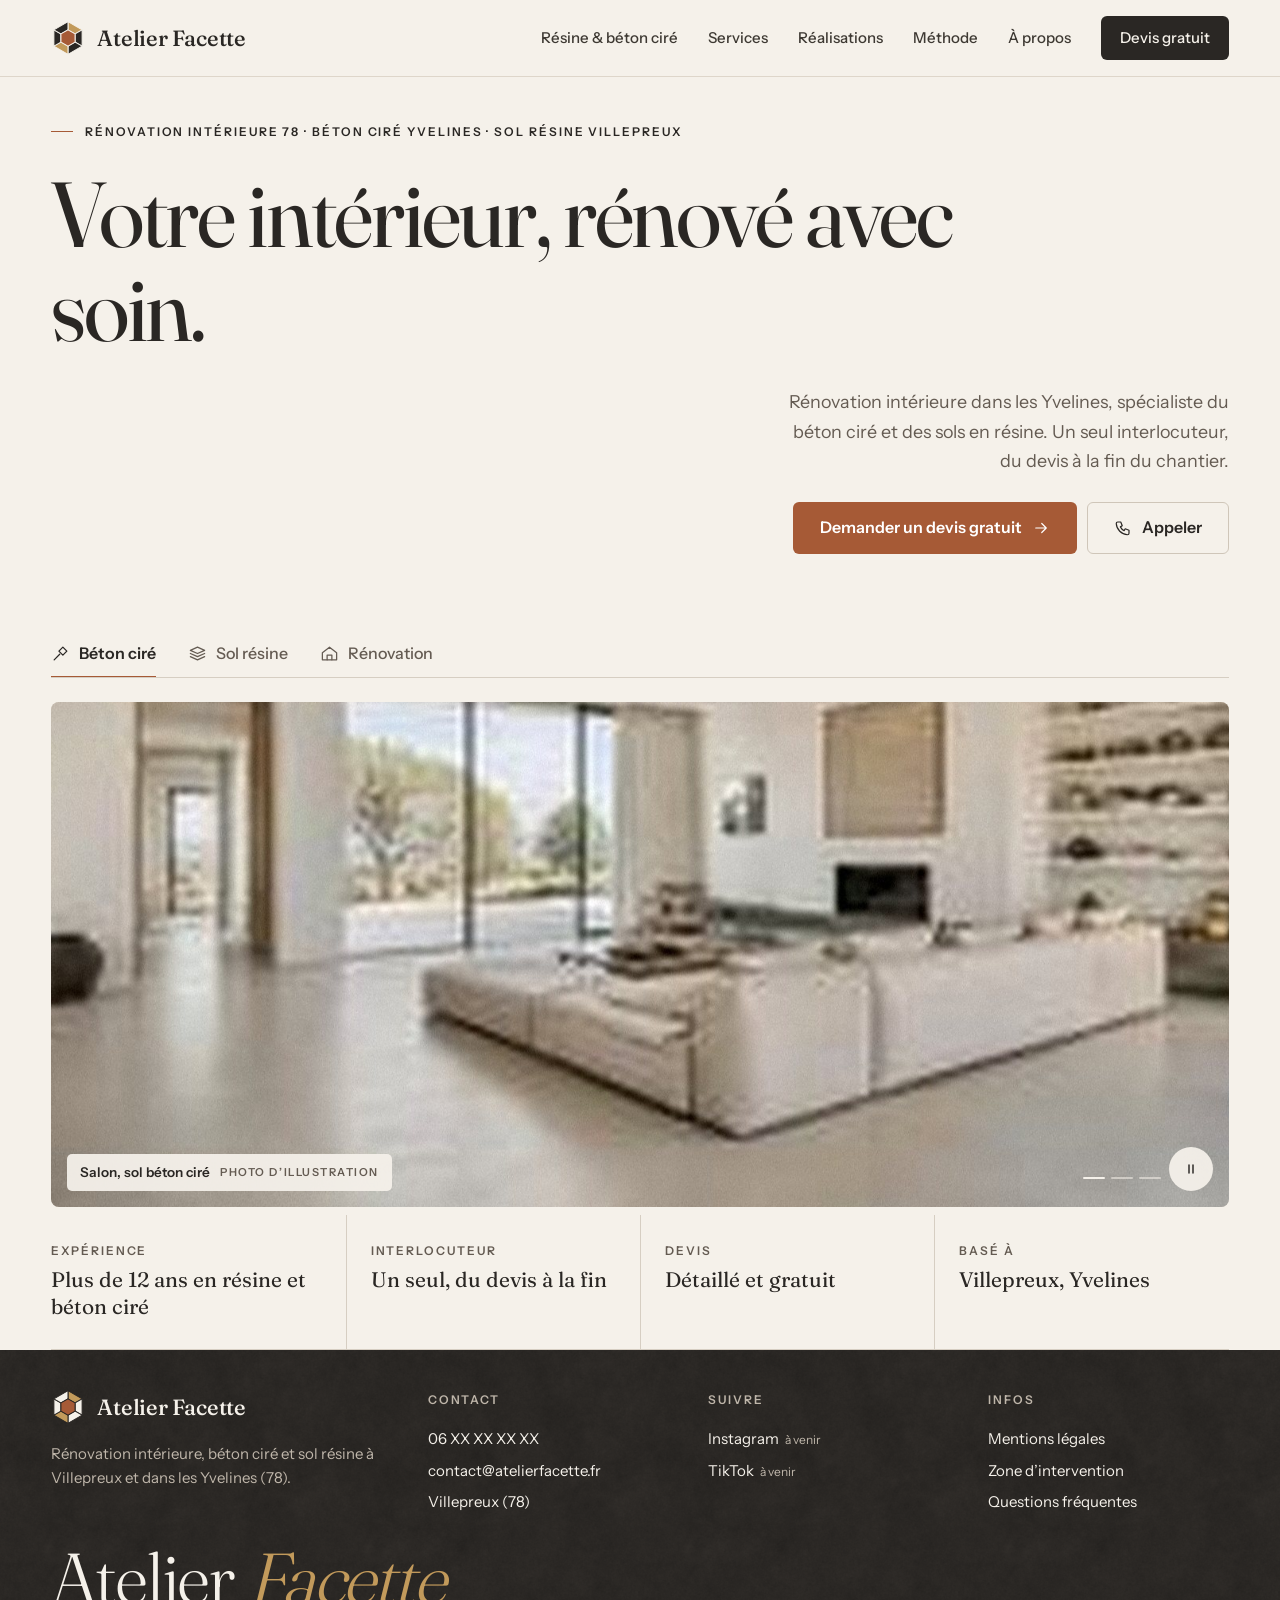
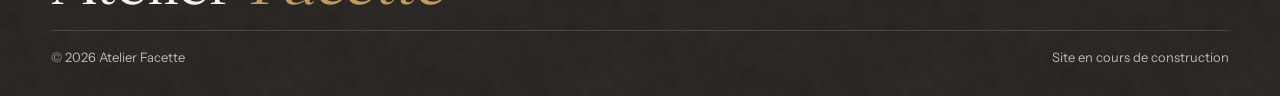
<file: livrables/sites-web/2026-10-09_site-renovation/site/index.html>
<!doctype html>
<html lang="fr">
<head>
<meta charset="utf-8">
<meta name="viewport" content="width=device-width, initial-scale=1">
<title>Rénovation intérieure 78, béton ciré et sol résine à Villepreux · Atelier Facette</title>
<meta name="description" content="Atelier Facette, rénovation intérieure dans les Yvelines (78). Spécialiste du béton ciré et des sols en résine à Villepreux. Un seul interlocuteur, devis détaillé et gratuit.">
<!-- PHASE DE TEST : le site ne doit pas apparaître sur Google. Retirer cette ligne au lancement. -->
<meta name="robots" content="noindex, nofollow">
<meta name="theme-color" content="#F5F1EA">
<link rel="icon" href="images/favicon.svg" type="image/svg+xml">
<link rel="apple-touch-icon" href="images/icone-512.png">
<meta property="og:title" content="Atelier Facette, rénovation intérieure et béton ciré dans les Yvelines">
<meta property="og:description" content="Béton ciré, sol résine et rénovation intérieure à Villepreux et dans les Yvelines (78).">
<meta property="og:image" content="images/salon-beton-cire.jpg">
<meta property="og:locale" content="fr_FR">
<link rel="preload" href="fonts/Fraunces.ttf" as="font" type="font/ttf" crossorigin>
<link rel="stylesheet" href="css/style.css">
<script src="js/main.js" defer></script>
</head>
<body>
<a class="skip" href="#contenu">Aller au contenu</a>

<!-- ================= BARRE DE NAVIGATION ================= -->
<div class="top">
  <div class="wrap top-in">
    <a class="logo" href="index.html" aria-label="Atelier Facette, accueil">
      <span class="logo-mk"><svg viewBox="0 0 100 100" aria-hidden="true"><g stroke="#F5F1EA" stroke-width="3"><polygon points="50,2 91.57,26 70.78,38 50,26" fill="#C29A5B"/><polygon points="91.57,26 91.57,74 70.78,62 70.78,38" fill="#2A2724"/><polygon points="91.57,74 50,98 50,74 70.78,62" fill="#2A2724"/><polygon points="50,98 8.43,74 29.22,62 50,74" fill="#C29A5B"/><polygon points="8.43,74 8.43,26 29.22,38 29.22,62" fill="#2A2724"/><polygon points="8.43,26 50,2 50,26 29.22,38" fill="#2A2724"/><polygon points="50,26 70.78,38 70.78,62 50,74 29.22,62 29.22,38" fill="#A65A36"/></g></svg></span>
      <span class="logo-tx">Atelier Facette</span>
    </a>
    <nav class="nav" id="menu" aria-label="Menu principal">
      <a href="beton-cire-resine.html">Résine &amp; béton ciré</a>
      <a href="services.html">Services</a>
      <a href="realisations.html">Réalisations</a>
      <a href="methode.html">Méthode</a>
      <a href="a-propos.html">À propos</a>
      <a class="btn btn-ink" href="contact.html" style="min-height:44px;padding:0 18px">Devis gratuit</a>
    </nav>
    <button class="burger" type="button" aria-label="Ouvrir le menu" aria-expanded="false" aria-controls="menu"><svg viewBox="0 0 24 24" class="ic"><path d="M4 7h16M4 12h16M4 17h16"/></svg></button>
  </div>
</div>

<main id="contenu">

<header class="hero cream" id="top">
  <div class="wrap">
    <div class="eyebrow"><i></i><span class="lbl">Rénovation intérieure 78 · Béton ciré Yvelines · Sol résine Villepreux</span></div>
    <div class="hero-head">
      <!-- Titre : chaque mot apparaît l'un après l'autre (--d = délai) -->
      <h1 class="h1"><span class="w" style="--d:.15s">Votre </span><span class="w" style="--d:.24s">intérieur, </span><span class="w" style="--d:.33s">rénové </span><span class="w" style="--d:.42s">avec </span><span class="w" style="--d:.51s">soin.</span></h1>
      <div class="hero-r">
        <p class="intro">Rénovation intérieure dans les Yvelines, spécialiste du béton ciré et des sols en résine. Un seul interlocuteur, du devis à la fin du chantier.</p>
        <div class="cta">
          <a class="btn btn-acc" href="contact.html">Demander un devis gratuit <svg viewBox="0 0 24 24" class="ic arr"><path d="M5 12h14M13 6l6 6-6 6"/></svg></a>
          <!-- À COMPLÉTER : numéro de téléphone -->
          <a class="btn btn-line" href="tel:06XXXXXXXX"><svg viewBox="0 0 24 24" class="ic"><path d="M5 4h4l2 5-2.5 1.5a11 11 0 0 0 5 5L15 13l5 2v4a2 2 0 0 1-2 2A16 16 0 0 1 3 6a2 2 0 0 1 2-2"/></svg>Appeler</a>
        </div>
      </div>
    </div>

    <!-- Diaporama : les onglets choisissent la photo, défilement automatique toutes les 6,5 s -->
    <div class="tabs" role="tablist" aria-label="Diaporama">
      <button type="button" role="tab" class="tab" aria-selected="true" data-slide="0"><svg viewBox="0 0 24 24" class="ic"><path d="M4 20l7-7"/><path d="M10 9l5-5 5 5-5 5z"/></svg>Béton ciré</button>
      <button type="button" role="tab" class="tab" aria-selected="false" data-slide="1"><svg viewBox="0 0 24 24" class="ic"><path d="M12 4l9 4-9 4-9-4 9-4z"/><path d="M3 12l9 4 9-4M3 16l9 4 9-4"/></svg>Sol résine</button>
      <button type="button" role="tab" class="tab" aria-selected="false" data-slide="2"><svg viewBox="0 0 24 24" class="ic"><path d="M3 11l9-7 9 7v9H3z"/><path d="M9 20v-6h6v6"/></svg>Rénovation</button>
    </div>
    <div class="show" id="diaporama">
      <div class="par">
        <!-- À REMPLACER : photos au format paysage, 2000 px de large minimum -->
        <div class="slide on" data-caption="Salon, sol béton ciré"><img src="images/salon-beton-cire.jpg" alt="Salon lumineux avec sol en béton ciré (photo d’illustration)"></div>
        <div class="slide" data-caption="Cuisine rénovée, sol résine"><img src="images/cuisine-sol-resine.jpg" alt="Cuisine rénovée avec sol en résine (photo d’illustration)" loading="lazy"></div>
        <div class="slide" data-caption="Salle de bain, douche à l’italienne"><img src="images/douche-italienne.jpg" alt="Salle de bain avec douche à l’italienne (photo d’illustration)" loading="lazy"></div>
      </div>
      <div class="cap"><span class="cap-t">Salon, sol béton ciré</span> <small>Photo d’illustration</small></div>
      <div class="dots" aria-hidden="true"><i class="on"></i><i></i><i></i></div>
      <button class="pause" type="button" aria-label="Mettre le diaporama en pause"><svg viewBox="0 0 24 24" class="ic" style="stroke-width:2.2"><path d="M9 6v12M15 6v12"/></svg></button>
    </div>

    <div class="facts">
      <div class="fact"><span class="lbl muted">Expérience</span><b>Plus de 12 ans en résine et béton ciré</b></div>
      <div class="fact"><span class="lbl muted">Interlocuteur</span><b>Un seul, du devis à la fin</b></div>
      <div class="fact"><span class="lbl muted">Devis</span><b>Détaillé et gratuit</b></div>
      <div class="fact"><span class="lbl muted">Basé à</span><b>Villepreux, Yvelines</b></div>
    </div>
  </div>
</header>

</main>

<!-- ================= PIED DE PAGE ================= -->
<footer class="foot dark grain">
  <div class="wrap">
    <div class="foot-g">
      <div>
        <a class="logo" href="index.html" aria-label="Atelier Facette, accueil" style="color:#F5F1EA">
          <span class="logo-mk"><svg viewBox="0 0 100 100" aria-hidden="true"><g stroke="#2A2724" stroke-width="3"><polygon points="50,2 91.57,26 70.78,38 50,26" fill="#C29A5B"/><polygon points="91.57,26 91.57,74 70.78,62 70.78,38" fill="#F5F1EA"/><polygon points="91.57,74 50,98 50,74 70.78,62" fill="#F5F1EA"/><polygon points="50,98 8.43,74 29.22,62 50,74" fill="#C29A5B"/><polygon points="8.43,74 8.43,26 29.22,38 29.22,62" fill="#F5F1EA"/><polygon points="8.43,26 50,2 50,26 29.22,38" fill="#F5F1EA"/><polygon points="50,26 70.78,38 70.78,62 50,74 29.22,62 29.22,38" fill="#A65A36"/></g></svg></span>
          <span class="logo-tx">Atelier Facette</span>
        </a>
        <p class="foot-txt">Rénovation intérieure, béton ciré et sol résine à Villepreux et dans les Yvelines (78).</p>
      </div>
      <div><h2 class="lbl">Contact</h2><ul><li><a href="tel:06XXXXXXXX">06 XX XX XX XX</a></li><li><a href="mailto:contact@atelierfacette.fr">contact@atelierfacette.fr</a></li><li>Villepreux (78)</li></ul></div>
      <div><h2 class="lbl">Suivre</h2><ul><li>Instagram<span class="soon">à venir</span></li><li>TikTok<span class="soon">à venir</span></li></ul></div>
      <div><h2 class="lbl">Infos</h2><ul><li><a href="mentions-legales.html">Mentions légales</a></li><li><a href="a-propos.html#zone">Zone d’intervention</a></li><li><a href="methode.html#faq">Questions fréquentes</a></li></ul></div>
    </div>
    <div class="foot-big" aria-hidden="true">Atelier <em>Facette</em></div>
    <div class="foot-b"><span>© <span class="year">2026</span> Atelier Facette</span><span>Site en cours de construction</span></div>
  </div>
</footer>

<!-- Barre d'appel fixée en bas de l'écran, sur téléphone uniquement -->
<div class="callbar">
  <a class="btn btn-acc" href="tel:06XXXXXXXX"><svg viewBox="0 0 24 24" class="ic"><path d="M5 4h4l2 5-2.5 1.5a11 11 0 0 0 5 5L15 13l5 2v4a2 2 0 0 1-2 2A16 16 0 0 1 3 6a2 2 0 0 1 2-2"/></svg>Appeler</a>
  <a class="btn btn-ink" href="contact.html">Devis gratuit</a>
</div>

</body>
</html>
</file>
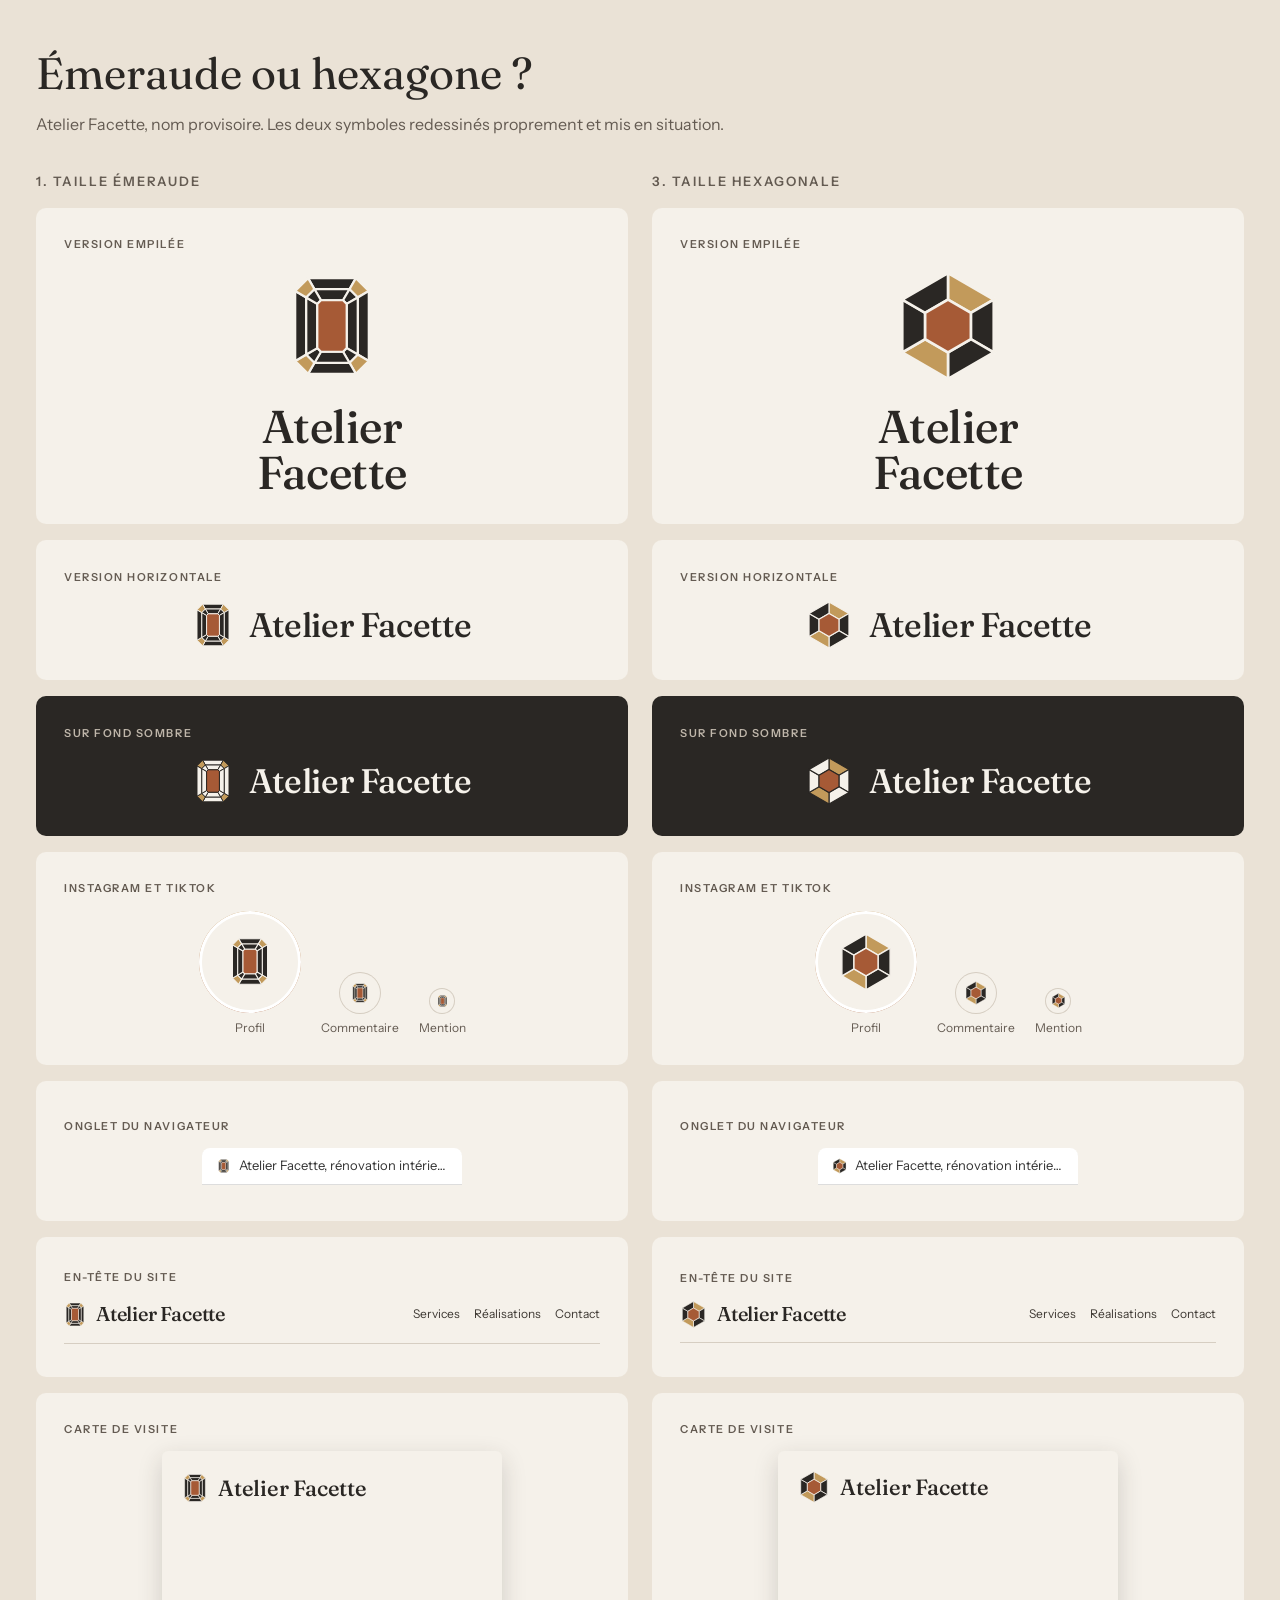
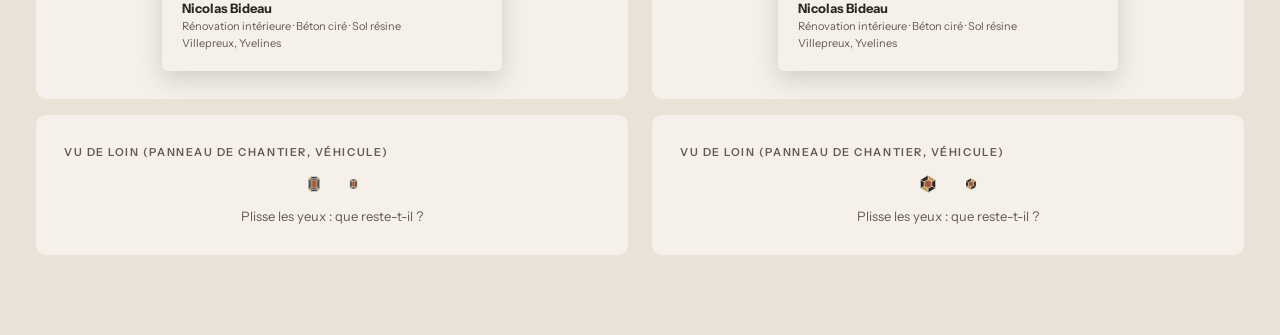
<file: livrables/batiment/2026-10-09_logo-atelier-facette/comparaison-logos_v1.html>
<!doctype html>
<html lang="fr">
<head>
<meta charset="utf-8">
<meta name="viewport" content="width=device-width, initial-scale=1">
<title>Comparaison des logos</title>
<link rel="preconnect" href="https://fonts.googleapis.com">
<link href="https://fonts.googleapis.com/css2?family=Fraunces:opsz,wght@9..144,400;9..144,500&family=Instrument+Sans:wght@400;500;600&display=swap" rel="stylesheet">
<style>
:root{
  --cream:#F5F1EA; --sand:#EAE2D6; --line:#D6CEC2; --muted:#645B52;
  --ink:#2A2724; --terra:#A65A36; --ochre:#C29A5B;
  /* couleurs du symbole, redéfinies sur fond sombre */
  --f-ink:var(--ink); --f-gap:var(--cream);
}
*{box-sizing:border-box}
body{margin:0;background:var(--sand);color:var(--ink);font-family:'Instrument Sans',system-ui,sans-serif;line-height:1.5}
.wrap{max-width:1240px;margin:0 auto;padding:40px 16px 80px}
h1{font-family:'Fraunces',Georgia,serif;font-weight:400;font-size:clamp(30px,4vw,44px);margin:0 0 6px}
.sub{color:var(--muted);margin:0 0 36px}
.cols{display:grid;grid-template-columns:repeat(2,minmax(0,1fr));gap:24px}
@media (max-width:820px){.cols{grid-template-columns:minmax(0,1fr)}}
.col{display:flex;flex-direction:column;gap:16px}
.col>h2{font-size:13px;font-weight:600;letter-spacing:.14em;text-transform:uppercase;margin:0;color:var(--muted)}
.card{background:var(--cream);border-radius:10px;padding:28px;display:flex;flex-direction:column;align-items:center;justify-content:center;gap:14px;min-height:140px}
.lbl{align-self:flex-start;font-size:11px;font-weight:600;letter-spacing:.14em;text-transform:uppercase;color:var(--muted)}
.word{font-family:'Fraunces',Georgia,serif;font-weight:500;letter-spacing:-.01em;line-height:1;color:var(--ink)}
.dark{background:var(--ink);--f-ink:var(--cream);--f-gap:var(--ink)}
.dark .word{color:var(--cream)}
.dark .lbl{color:#BFB6AA}
/* versions */
.stack{display:flex;flex-direction:column;align-items:center;gap:18px}
.stack .word{font-size:46px;text-align:center}
.horiz{display:flex;align-items:center;gap:16px}
.horiz .word{font-size:34px}
/* mises en situation */
.row{display:flex;flex-wrap:wrap;gap:20px;align-items:flex-end;justify-content:center}
.avatar{border-radius:50%;background:var(--cream);display:flex;align-items:center;justify-content:center;box-shadow:0 0 0 1px var(--line)}
.ig{display:flex;flex-direction:column;align-items:center;gap:6px;font-size:12px;color:var(--muted)}
.ig .ring{padding:3px;border-radius:50%;background:conic-gradient(#C29A5B,#A65A36,#C29A5B)}
.ig .ring .avatar{box-shadow:0 0 0 3px #fff}
.tab{display:flex;align-items:center;gap:8px;background:#fff;border-radius:8px 8px 0 0;padding:8px 14px;font-size:13px;color:#333;width:260px;box-shadow:0 1px 0 #ddd}
.tab span{white-space:nowrap;overflow:hidden;text-overflow:ellipsis}
.bcard{width:100%;max-width:340px;aspect-ratio:85/55;background:var(--cream);border-radius:6px;box-shadow:0 8px 24px rgba(42,39,36,.18);padding:20px;display:flex;flex-direction:column;justify-content:space-between}
.bcard .who{font-size:11px;color:var(--muted);line-height:1.5}
.bcard .who b{display:block;color:var(--ink);font-size:13px}
.nav{width:100%;display:flex;align-items:center;justify-content:space-between;border-bottom:1px solid var(--line);padding-bottom:14px}
.nav .links{display:flex;gap:14px;font-size:12px;color:#3E3933}
@media (max-width:480px){.nav .links{display:none}}
.far{display:flex;gap:28px;align-items:center;justify-content:center}
.note{font-size:13px;color:var(--muted);margin:0;text-align:center}
</style>
</head>
<body>

<!-- Symboles : dessinés une seule fois, réutilisés partout -->
<svg width="0" height="0" style="position:absolute" aria-hidden="true">
  <defs>
    <!-- 1. Taille émeraude : table + 2 rangées de gradins -->
    <symbol id="emeraude" viewBox="0 0 100 130">
      <g stroke="var(--f-gap)" stroke-width="2.4" stroke-linejoin="miter">
        <!-- rangée extérieure -->
        <polygon points="24,13 76,13 69,25 31,25" fill="var(--f-ink)"/>
        <polygon points="76,13 90,27 78,34 69,25" fill="var(--ochre)"/>
        <polygon points="90,27 90,103 78,96 78,34" fill="var(--f-ink)"/>
        <polygon points="90,103 76,117 69,105 78,96" fill="var(--ochre)"/>
        <polygon points="76,117 24,117 31,105 69,105" fill="var(--f-ink)"/>
        <polygon points="24,117 10,103 22,96 31,105" fill="var(--ochre)"/>
        <polygon points="10,103 10,27 22,34 22,96" fill="var(--f-ink)"/>
        <polygon points="10,27 24,13 31,25 22,34" fill="var(--ochre)"/>
        <!-- rangée intérieure -->
        <polygon points="31,25 69,25 62,37 38,37" fill="var(--f-ink)"/>
        <polygon points="69,25 78,34 66,41 62,37" fill="var(--f-ink)"/>
        <polygon points="78,34 78,96 66,89 66,41" fill="var(--f-ink)"/>
        <polygon points="78,96 69,105 62,93 66,89" fill="var(--f-ink)"/>
        <polygon points="69,105 31,105 38,93 62,93" fill="var(--f-ink)"/>
        <polygon points="31,105 22,96 34,89 38,93" fill="var(--f-ink)"/>
        <polygon points="22,96 22,34 34,41 34,89" fill="var(--f-ink)"/>
        <polygon points="22,34 31,25 38,37 34,41" fill="var(--f-ink)"/>
        <!-- table -->
        <polygon points="38,37 62,37 66,41 66,89 62,93 38,93 34,89 34,41" fill="var(--terra)"/>
      </g>
    </symbol>
    <!-- 3. Taille hexagonale : table + 6 facettes -->
    <symbol id="hexagone" viewBox="0 0 100 100">
      <g stroke="var(--f-gap)" stroke-width="2.4" stroke-linejoin="miter">
        <polygon points="50,2 91.57,26 70.78,38 50,26" fill="var(--ochre)"/>
        <polygon points="91.57,26 91.57,74 70.78,62 70.78,38" fill="var(--f-ink)"/>
        <polygon points="91.57,74 50,98 50,74 70.78,62" fill="var(--f-ink)"/>
        <polygon points="50,98 8.43,74 29.22,62 50,74" fill="var(--ochre)"/>
        <polygon points="8.43,74 8.43,26 29.22,38 29.22,62" fill="var(--f-ink)"/>
        <polygon points="8.43,26 50,2 50,26 29.22,38" fill="var(--f-ink)"/>
        <polygon points="50,26 70.78,38 70.78,62 50,74 29.22,62 29.22,38" fill="var(--terra)"/>
      </g>
    </symbol>
  </defs>
</svg>

<div class="wrap">
  <h1>Émeraude ou hexagone ?</h1>
  <p class="sub">Atelier Facette, nom provisoire. Les deux symboles redessinés proprement et mis en situation.</p>

  <div class="cols">

    <!-- ===== ÉMERAUDE ===== -->
    <div class="col">
      <h2>1. Taille émeraude</h2>

      <div class="card"><span class="lbl">Version empilée</span>
        <div class="stack"><svg width="92" height="120"><use href="#emeraude"/></svg><div class="word">Atelier<br>Facette</div></div>
      </div>

      <div class="card"><span class="lbl">Version horizontale</span>
        <div class="horiz"><svg width="40" height="52"><use href="#emeraude"/></svg><div class="word">Atelier Facette</div></div>
      </div>

      <div class="card dark"><span class="lbl">Sur fond sombre</span>
        <div class="horiz"><svg width="40" height="52"><use href="#emeraude"/></svg><div class="word">Atelier Facette</div></div>
      </div>

      <div class="card"><span class="lbl">Instagram et TikTok</span>
        <div class="row">
          <div class="ig"><div class="ring"><div class="avatar" style="width:96px;height:96px"><svg width="44" height="57"><use href="#emeraude"/></svg></div></div>Profil</div>
          <div class="ig"><div class="avatar" style="width:40px;height:40px"><svg width="18" height="24"><use href="#emeraude"/></svg></div>Commentaire</div>
          <div class="ig"><div class="avatar" style="width:24px;height:24px"><svg width="11" height="14"><use href="#emeraude"/></svg></div>Mention</div>
        </div>
      </div>

      <div class="card"><span class="lbl">Onglet du navigateur</span>
        <div class="tab"><svg width="16" height="16" viewBox="0 0 100 130" preserveAspectRatio="xMidYMid meet"><use href="#emeraude"/></svg><span>Atelier Facette, rénovation intérieure</span></div>
      </div>

      <div class="card"><span class="lbl">En-tête du site</span>
        <div class="nav"><div class="horiz" style="gap:10px"><svg width="22" height="29"><use href="#emeraude"/></svg><div class="word" style="font-size:20px">Atelier Facette</div></div><div class="links"><span>Services</span><span>Réalisations</span><span>Contact</span></div></div>
      </div>

      <div class="card"><span class="lbl">Carte de visite</span>
        <div class="bcard"><div class="horiz" style="gap:10px"><svg width="26" height="34"><use href="#emeraude"/></svg><div class="word" style="font-size:22px">Atelier Facette</div></div>
          <div class="who"><b>Nicolas Bideau</b>Rénovation intérieure · Béton ciré · Sol résine<br>Villepreux, Yvelines</div></div>
      </div>

      <div class="card"><span class="lbl">Vu de loin (panneau de chantier, véhicule)</span>
        <div class="far"><svg width="14" height="18"><use href="#emeraude"/></svg><svg width="9" height="12"><use href="#emeraude"/></svg></div>
        <p class="note">Plisse les yeux : que reste-t-il ?</p>
      </div>
    </div>

    <!-- ===== HEXAGONE ===== -->
    <div class="col">
      <h2>3. Taille hexagonale</h2>

      <div class="card"><span class="lbl">Version empilée</span>
        <div class="stack"><svg width="110" height="120" viewBox="0 0 100 100"><use href="#hexagone"/></svg><div class="word">Atelier<br>Facette</div></div>
      </div>

      <div class="card"><span class="lbl">Version horizontale</span>
        <div class="horiz"><svg width="48" height="52" viewBox="0 0 100 100"><use href="#hexagone"/></svg><div class="word">Atelier Facette</div></div>
      </div>

      <div class="card dark"><span class="lbl">Sur fond sombre</span>
        <div class="horiz"><svg width="48" height="52" viewBox="0 0 100 100"><use href="#hexagone"/></svg><div class="word">Atelier Facette</div></div>
      </div>

      <div class="card"><span class="lbl">Instagram et TikTok</span>
        <div class="row">
          <div class="ig"><div class="ring"><div class="avatar" style="width:96px;height:96px"><svg width="58" height="58"><use href="#hexagone"/></svg></div></div>Profil</div>
          <div class="ig"><div class="avatar" style="width:40px;height:40px"><svg width="24" height="24"><use href="#hexagone"/></svg></div>Commentaire</div>
          <div class="ig"><div class="avatar" style="width:24px;height:24px"><svg width="15" height="15"><use href="#hexagone"/></svg></div>Mention</div>
        </div>
      </div>

      <div class="card"><span class="lbl">Onglet du navigateur</span>
        <div class="tab"><svg width="16" height="16"><use href="#hexagone"/></svg><span>Atelier Facette, rénovation intérieure</span></div>
      </div>

      <div class="card"><span class="lbl">En-tête du site</span>
        <div class="nav"><div class="horiz" style="gap:10px"><svg width="27" height="27"><use href="#hexagone"/></svg><div class="word" style="font-size:20px">Atelier Facette</div></div><div class="links"><span>Services</span><span>Réalisations</span><span>Contact</span></div></div>
      </div>

      <div class="card"><span class="lbl">Carte de visite</span>
        <div class="bcard"><div class="horiz" style="gap:10px"><svg width="32" height="32"><use href="#hexagone"/></svg><div class="word" style="font-size:22px">Atelier Facette</div></div>
          <div class="who"><b>Nicolas Bideau</b>Rénovation intérieure · Béton ciré · Sol résine<br>Villepreux, Yvelines</div></div>
      </div>

      <div class="card"><span class="lbl">Vu de loin (panneau de chantier, véhicule)</span>
        <div class="far"><svg width="18" height="18"><use href="#hexagone"/></svg><svg width="12" height="12"><use href="#hexagone"/></svg></div>
        <p class="note">Plisse les yeux : que reste-t-il ?</p>
      </div>
    </div>

  </div>
</div>
</body>
</html>
</file>
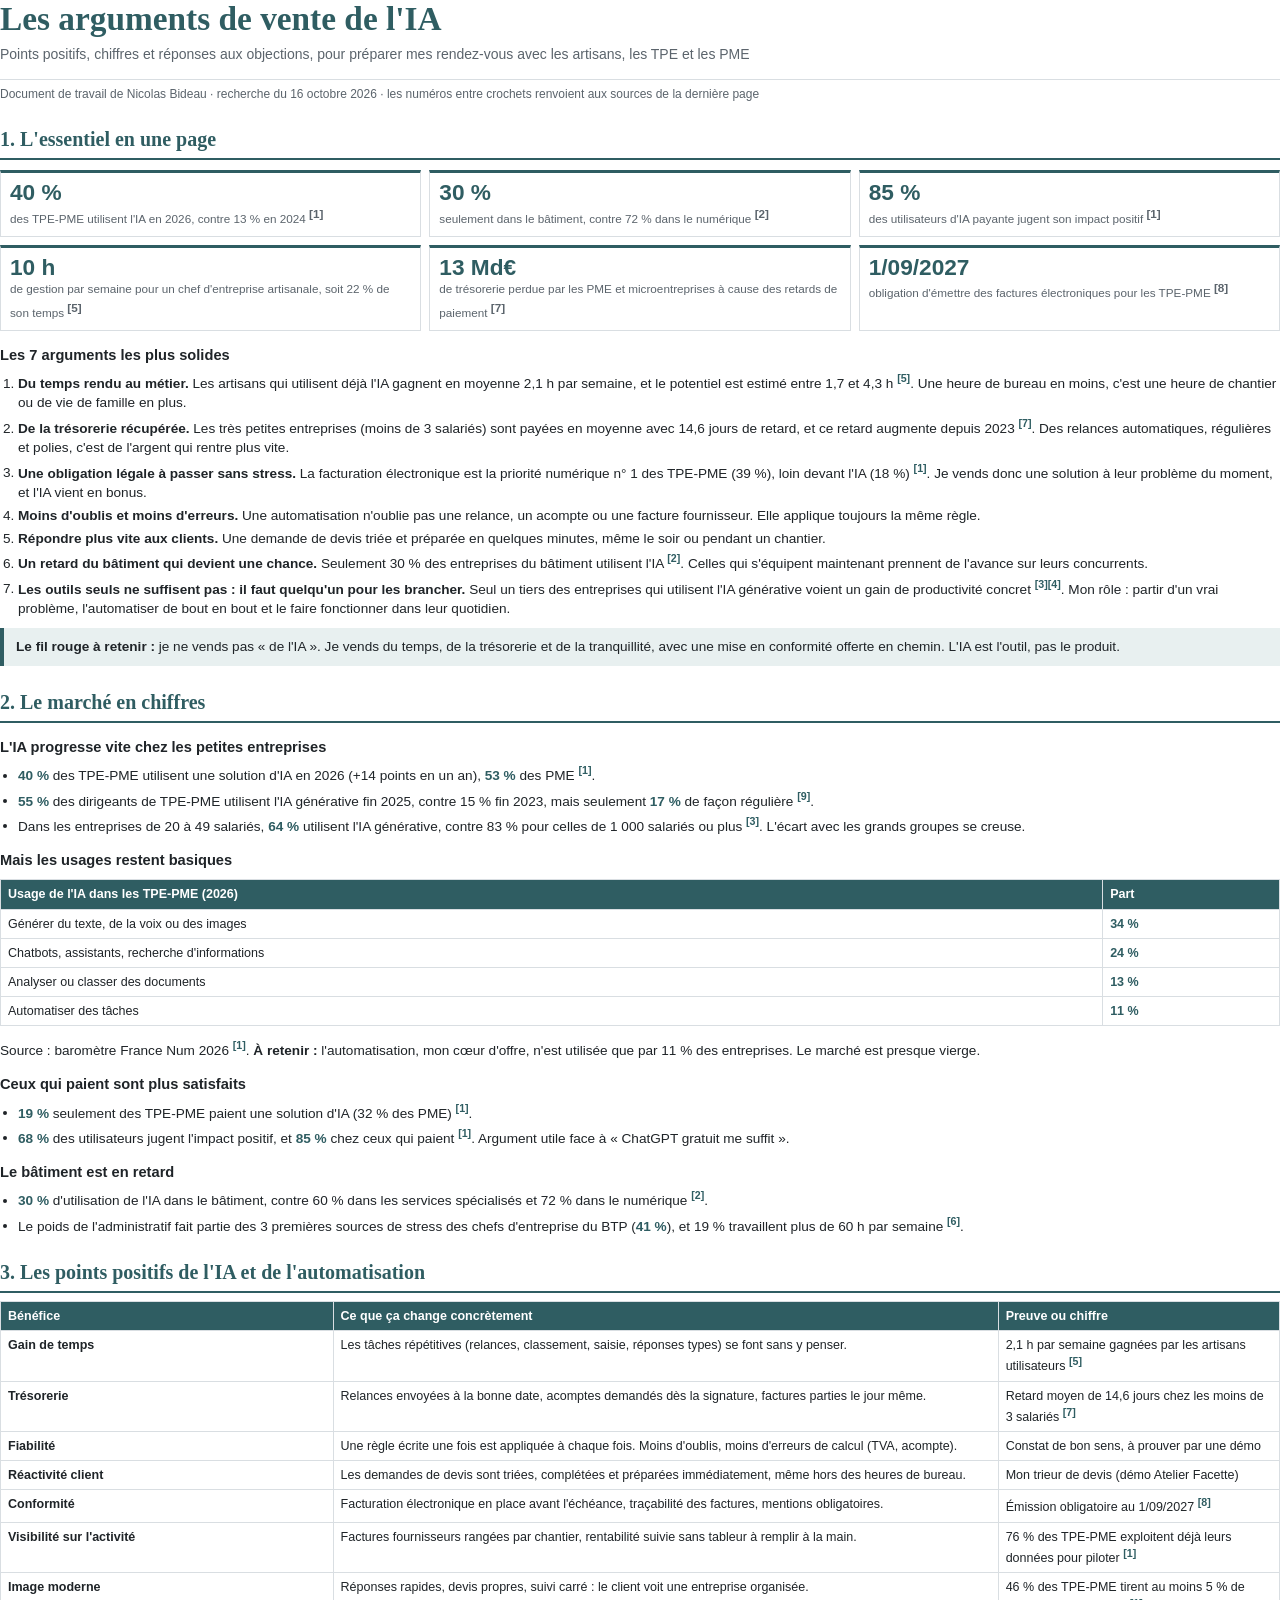
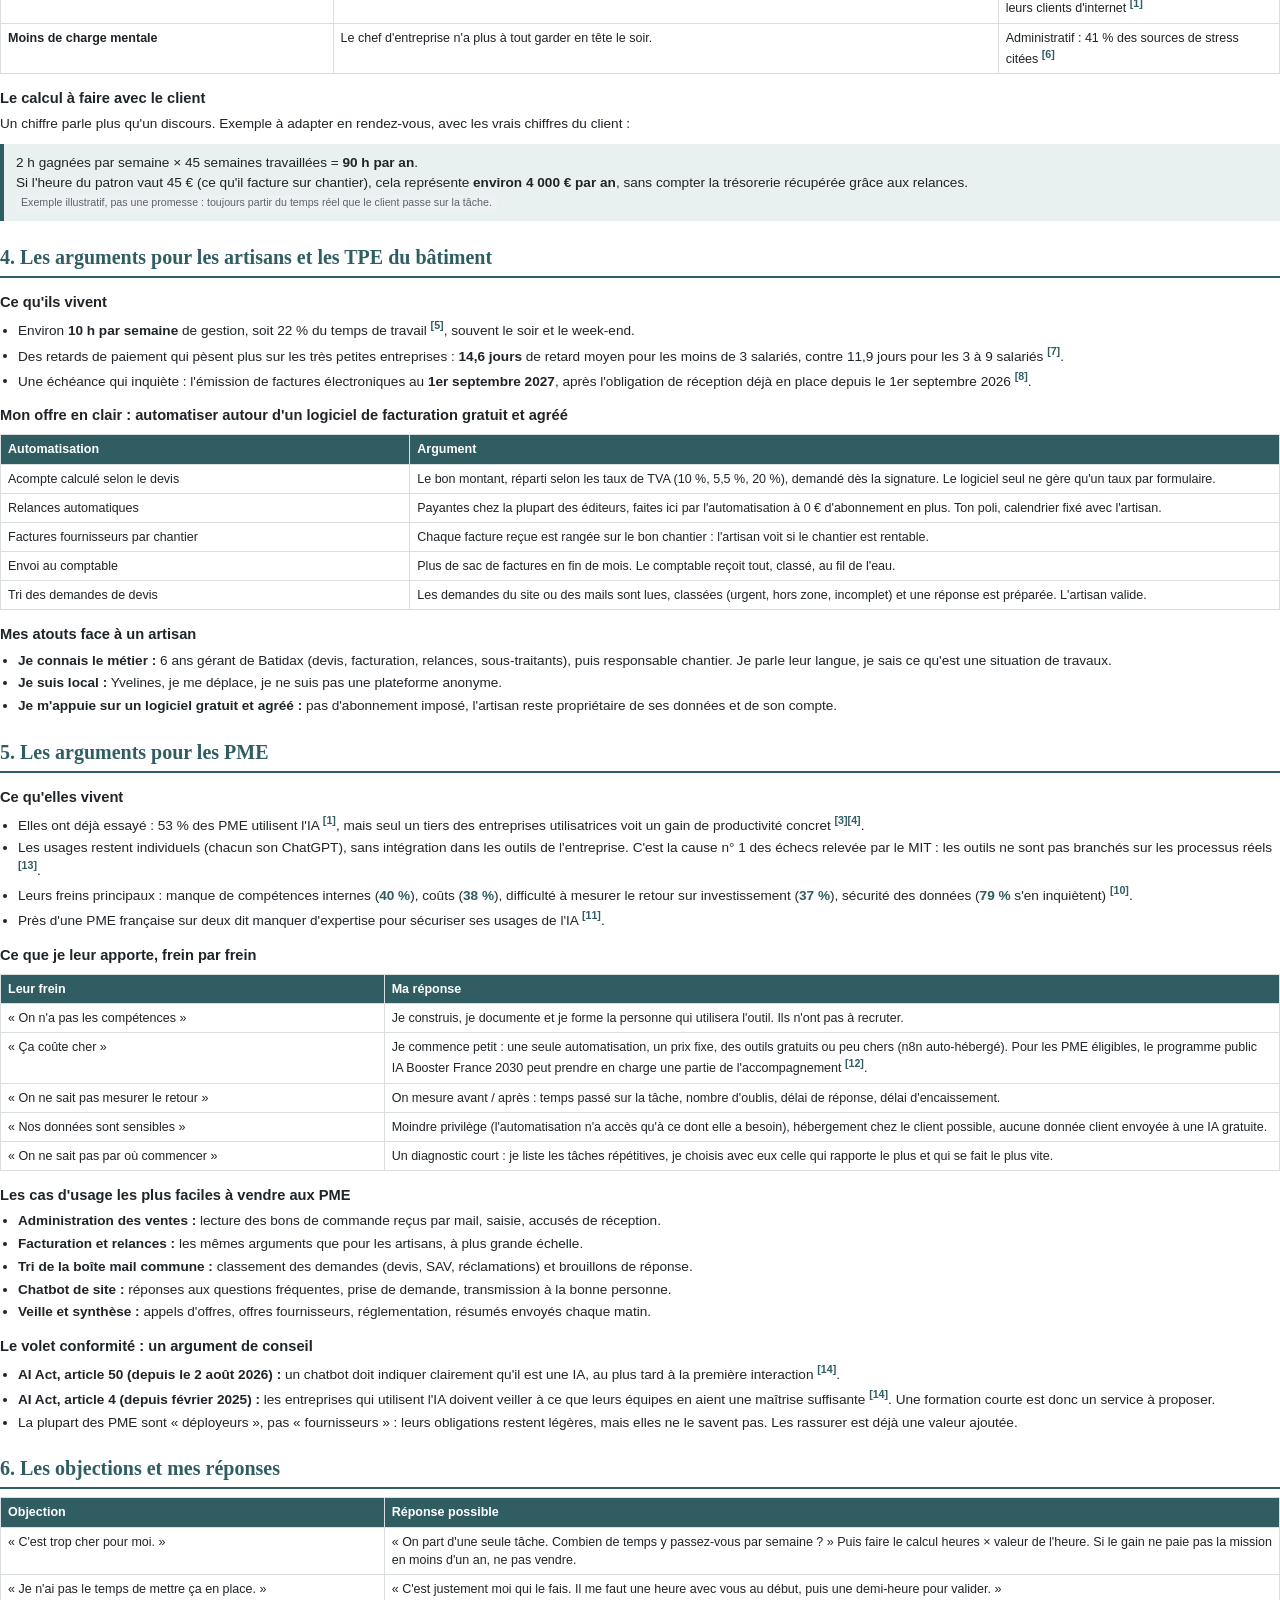
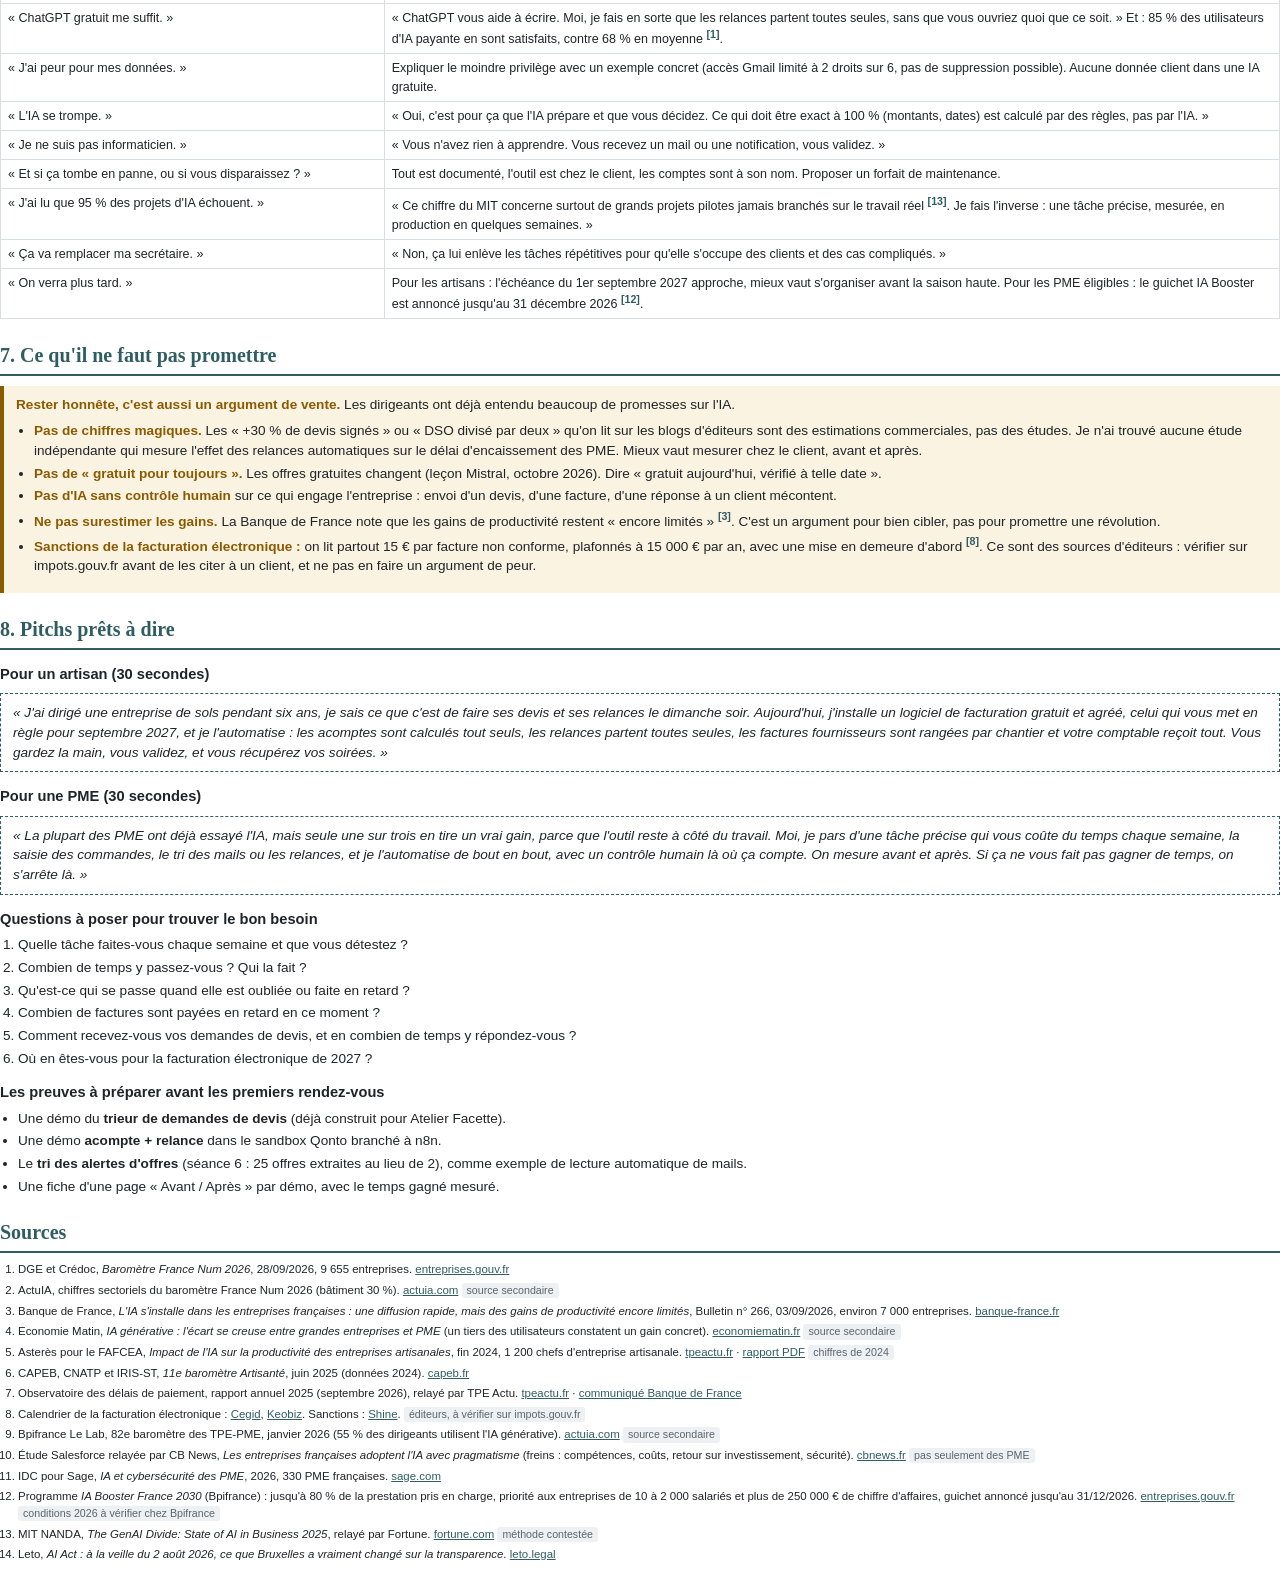
<file: livrables/ia/2026-10-16_arguments-vente-ia/arguments-vente-ia.html>
<!doctype html>
<html lang="fr">
<head>
<meta charset="utf-8">
<title>Arguments de vente IA</title>
<style>
  @page { size: A4; margin: 16mm 16mm 18mm 16mm; }
  :root {
    --ink: #1f2428;
    --muted: #5b646c;
    --line: #d9dee2;
    --accent: #2f5d62;
    --accent-soft: #e8f0f0;
    --warn: #8a5a00;
    --warn-soft: #fbf3e2;
  }
  * { box-sizing: border-box; }
  body {
    margin: 0;
    background: #fff;
    color: var(--ink);
    font-family: "Segoe UI", Calibri, Arial, sans-serif;
    font-size: 10.2pt;
    line-height: 1.45;
    -webkit-print-color-adjust: exact;
    print-color-adjust: exact;
  }
  h1 { font-family: Georgia, serif; font-size: 25pt; line-height: 1.15; margin: 0 0 6px; color: var(--accent); }
  h2 {
    font-family: Georgia, serif; font-size: 15pt; color: var(--accent);
    margin: 22px 0 8px; padding-bottom: 4px; border-bottom: 2px solid var(--accent);
    break-after: avoid;
  }
  h3 { font-size: 11pt; margin: 14px 0 5px; break-after: avoid; }
  p { margin: 0 0 7px; }
  ul, ol { margin: 0 0 8px; padding-left: 18px; }
  li { margin-bottom: 3px; }
  .sub { color: var(--muted); font-size: 10.5pt; margin-bottom: 14px; }
  .meta { color: var(--muted); font-size: 9pt; border-top: 1px solid var(--line); padding-top: 6px; margin-bottom: 16px; }
  .src { color: var(--accent); font-size: 8pt; vertical-align: super; font-weight: 600; }
  .box { background: var(--accent-soft); border-left: 4px solid var(--accent); padding: 9px 12px; margin: 10px 0; break-inside: avoid; }
  .warn { background: var(--warn-soft); border-left: 4px solid var(--warn); padding: 9px 12px; margin: 10px 0; break-inside: avoid; }
  .warn strong { color: var(--warn); }
  table { width: 100%; border-collapse: collapse; margin: 8px 0 12px; font-size: 9.4pt; }
  th, td { border: 1px solid var(--line); padding: 5px 7px; text-align: left; vertical-align: top; }
  th { background: var(--accent); color: #fff; font-weight: 600; }
  tr { break-inside: avoid; }
  .num { font-weight: 700; color: var(--accent); white-space: nowrap; }
  .kpis { display: grid; grid-template-columns: repeat(3, 1fr); gap: 8px; margin: 10px 0 12px; }
  .kpi { border: 1px solid var(--line); border-top: 3px solid var(--accent); padding: 7px 9px; break-inside: avoid; }
  .kpi b { display: block; font-size: 17pt; color: var(--accent); line-height: 1.1; }
  .kpi span { font-size: 8.8pt; color: var(--muted); }
  .pitch { border: 1px dashed var(--accent); padding: 9px 12px; margin: 8px 0; font-style: italic; break-inside: avoid; }
  .page-break { break-before: page; }
  .sources li { font-size: 8.6pt; margin-bottom: 4px; word-break: break-word; }
  .sources a { color: var(--accent); }
  .tag { display: inline-block; font-size: 8pt; padding: 0 5px; border-radius: 3px; background: #eef1f3; color: var(--muted); }
</style>
</head>
<body>

<h1>Les arguments de vente de l'IA</h1>
<div class="sub">Points positifs, chiffres et réponses aux objections, pour préparer mes rendez-vous avec les artisans, les TPE et les PME</div>
<div class="meta">Document de travail de Nicolas Bideau · recherche du 16 octobre 2026 · les numéros entre crochets renvoient aux sources de la dernière page</div>

<h2>1. L'essentiel en une page</h2>

<div class="kpis">
  <div class="kpi"><b>40 %</b><span>des TPE-PME utilisent l'IA en 2026, contre 13 % en 2024 <span class="src">[1]</span></span></div>
  <div class="kpi"><b>30 %</b><span>seulement dans le bâtiment, contre 72 % dans le numérique <span class="src">[2]</span></span></div>
  <div class="kpi"><b>85 %</b><span>des utilisateurs d'IA payante jugent son impact positif <span class="src">[1]</span></span></div>
  <div class="kpi"><b>10 h</b><span>de gestion par semaine pour un chef d'entreprise artisanale, soit 22 % de son temps <span class="src">[5]</span></span></div>
  <div class="kpi"><b>13 Md€</b><span>de trésorerie perdue par les PME et microentreprises à cause des retards de paiement <span class="src">[7]</span></span></div>
  <div class="kpi"><b>1/09/2027</b><span>obligation d'émettre des factures électroniques pour les TPE-PME <span class="src">[8]</span></span></div>
</div>

<h3>Les 7 arguments les plus solides</h3>
<ol>
  <li><strong>Du temps rendu au métier.</strong> Les artisans qui utilisent déjà l'IA gagnent en moyenne 2,1 h par semaine, et le potentiel est estimé entre 1,7 et 4,3 h <span class="src">[5]</span>. Une heure de bureau en moins, c'est une heure de chantier ou de vie de famille en plus.</li>
  <li><strong>De la trésorerie récupérée.</strong> Les très petites entreprises (moins de 3 salariés) sont payées en moyenne avec 14,6 jours de retard, et ce retard augmente depuis 2023 <span class="src">[7]</span>. Des relances automatiques, régulières et polies, c'est de l'argent qui rentre plus vite.</li>
  <li><strong>Une obligation légale à passer sans stress.</strong> La facturation électronique est la priorité numérique n° 1 des TPE-PME (39 %), loin devant l'IA (18 %) <span class="src">[1]</span>. Je vends donc une solution à leur problème du moment, et l'IA vient en bonus.</li>
  <li><strong>Moins d'oublis et moins d'erreurs.</strong> Une automatisation n'oublie pas une relance, un acompte ou une facture fournisseur. Elle applique toujours la même règle.</li>
  <li><strong>Répondre plus vite aux clients.</strong> Une demande de devis triée et préparée en quelques minutes, même le soir ou pendant un chantier.</li>
  <li><strong>Un retard du bâtiment qui devient une chance.</strong> Seulement 30 % des entreprises du bâtiment utilisent l'IA <span class="src">[2]</span>. Celles qui s'équipent maintenant prennent de l'avance sur leurs concurrents.</li>
  <li><strong>Les outils seuls ne suffisent pas : il faut quelqu'un pour les brancher.</strong> Seul un tiers des entreprises qui utilisent l'IA générative voient un gain de productivité concret <span class="src">[3][4]</span>. Mon rôle : partir d'un vrai problème, l'automatiser de bout en bout et le faire fonctionner dans leur quotidien.</li>
</ol>

<div class="box"><strong>Le fil rouge à retenir :</strong> je ne vends pas « de l'IA ». Je vends du temps, de la trésorerie et de la tranquillité, avec une mise en conformité offerte en chemin. L'IA est l'outil, pas le produit.</div>

<h2>2. Le marché en chiffres</h2>

<h3>L'IA progresse vite chez les petites entreprises</h3>
<ul>
  <li><span class="num">40 %</span> des TPE-PME utilisent une solution d'IA en 2026 (+14 points en un an), <span class="num">53 %</span> des PME <span class="src">[1]</span>.</li>
  <li><span class="num">55 %</span> des dirigeants de TPE-PME utilisent l'IA générative fin 2025, contre 15 % fin 2023, mais seulement <span class="num">17 %</span> de façon régulière <span class="src">[9]</span>.</li>
  <li>Dans les entreprises de 20 à 49 salariés, <span class="num">64 %</span> utilisent l'IA générative, contre 83 % pour celles de 1 000 salariés ou plus <span class="src">[3]</span>. L'écart avec les grands groupes se creuse.</li>
</ul>

<h3>Mais les usages restent basiques</h3>
<table>
  <tr><th>Usage de l'IA dans les TPE-PME (2026)</th><th>Part</th></tr>
  <tr><td>Générer du texte, de la voix ou des images</td><td class="num">34 %</td></tr>
  <tr><td>Chatbots, assistants, recherche d'informations</td><td class="num">24 %</td></tr>
  <tr><td>Analyser ou classer des documents</td><td class="num">13 %</td></tr>
  <tr><td>Automatiser des tâches</td><td class="num">11 %</td></tr>
</table>
<p>Source : baromètre France Num 2026 <span class="src">[1]</span>. <strong>À retenir :</strong> l'automatisation, mon cœur d'offre, n'est utilisée que par 11 % des entreprises. Le marché est presque vierge.</p>

<h3>Ceux qui paient sont plus satisfaits</h3>
<ul>
  <li><span class="num">19 %</span> seulement des TPE-PME paient une solution d'IA (32 % des PME) <span class="src">[1]</span>.</li>
  <li><span class="num">68 %</span> des utilisateurs jugent l'impact positif, et <span class="num">85 %</span> chez ceux qui paient <span class="src">[1]</span>. Argument utile face à « ChatGPT gratuit me suffit ».</li>
</ul>

<h3>Le bâtiment est en retard</h3>
<ul>
  <li><span class="num">30 %</span> d'utilisation de l'IA dans le bâtiment, contre 60 % dans les services spécialisés et 72 % dans le numérique <span class="src">[2]</span>.</li>
  <li>Le poids de l'administratif fait partie des 3 premières sources de stress des chefs d'entreprise du BTP (<span class="num">41 %</span>), et 19 % travaillent plus de 60 h par semaine <span class="src">[6]</span>.</li>
</ul>

<h2 class="page-break">3. Les points positifs de l'IA et de l'automatisation</h2>

<table>
  <tr><th style="width:26%">Bénéfice</th><th>Ce que ça change concrètement</th><th style="width:22%">Preuve ou chiffre</th></tr>
  <tr><td><strong>Gain de temps</strong></td><td>Les tâches répétitives (relances, classement, saisie, réponses types) se font sans y penser.</td><td>2,1 h par semaine gagnées par les artisans utilisateurs <span class="src">[5]</span></td></tr>
  <tr><td><strong>Trésorerie</strong></td><td>Relances envoyées à la bonne date, acomptes demandés dès la signature, factures parties le jour même.</td><td>Retard moyen de 14,6 jours chez les moins de 3 salariés <span class="src">[7]</span></td></tr>
  <tr><td><strong>Fiabilité</strong></td><td>Une règle écrite une fois est appliquée à chaque fois. Moins d'oublis, moins d'erreurs de calcul (TVA, acompte).</td><td>Constat de bon sens, à prouver par une démo</td></tr>
  <tr><td><strong>Réactivité client</strong></td><td>Les demandes de devis sont triées, complétées et préparées immédiatement, même hors des heures de bureau.</td><td>Mon trieur de devis (démo Atelier Facette)</td></tr>
  <tr><td><strong>Conformité</strong></td><td>Facturation électronique en place avant l'échéance, traçabilité des factures, mentions obligatoires.</td><td>Émission obligatoire au 1/09/2027 <span class="src">[8]</span></td></tr>
  <tr><td><strong>Visibilité sur l'activité</strong></td><td>Factures fournisseurs rangées par chantier, rentabilité suivie sans tableur à remplir à la main.</td><td>76 % des TPE-PME exploitent déjà leurs données pour piloter <span class="src">[1]</span></td></tr>
  <tr><td><strong>Image moderne</strong></td><td>Réponses rapides, devis propres, suivi carré : le client voit une entreprise organisée.</td><td>46 % des TPE-PME tirent au moins 5 % de leurs clients d'internet <span class="src">[1]</span></td></tr>
  <tr><td><strong>Moins de charge mentale</strong></td><td>Le chef d'entreprise n'a plus à tout garder en tête le soir.</td><td>Administratif : 41 % des sources de stress citées <span class="src">[6]</span></td></tr>
</table>

<h3>Le calcul à faire avec le client</h3>
<p>Un chiffre parle plus qu'un discours. Exemple à adapter en rendez-vous, avec les vrais chiffres du client :</p>
<div class="box">
  2 h gagnées par semaine × 45 semaines travaillées = <strong>90 h par an</strong>.<br>
  Si l'heure du patron vaut 45 € (ce qu'il facture sur chantier), cela représente <strong>environ 4 000 € par an</strong>, sans compter la trésorerie récupérée grâce aux relances.<br>
  <span class="tag">Exemple illustratif, pas une promesse : toujours partir du temps réel que le client passe sur la tâche.</span>
</div>

<h2>4. Les arguments pour les artisans et les TPE du bâtiment</h2>

<h3>Ce qu'ils vivent</h3>
<ul>
  <li>Environ <strong>10 h par semaine</strong> de gestion, soit 22 % du temps de travail <span class="src">[5]</span>, souvent le soir et le week-end.</li>
  <li>Des retards de paiement qui pèsent plus sur les très petites entreprises : <strong>14,6 jours</strong> de retard moyen pour les moins de 3 salariés, contre 11,9 jours pour les 3 à 9 salariés <span class="src">[7]</span>.</li>
  <li>Une échéance qui inquiète : l'émission de factures électroniques au <strong>1er septembre 2027</strong>, après l'obligation de réception déjà en place depuis le 1er septembre 2026 <span class="src">[8]</span>.</li>
</ul>

<h3>Mon offre en clair : automatiser autour d'un logiciel de facturation gratuit et agréé</h3>
<table>
  <tr><th style="width:32%">Automatisation</th><th>Argument</th></tr>
  <tr><td>Acompte calculé selon le devis</td><td>Le bon montant, réparti selon les taux de TVA (10 %, 5,5 %, 20 %), demandé dès la signature. Le logiciel seul ne gère qu'un taux par formulaire.</td></tr>
  <tr><td>Relances automatiques</td><td>Payantes chez la plupart des éditeurs, faites ici par l'automatisation à 0 € d'abonnement en plus. Ton poli, calendrier fixé avec l'artisan.</td></tr>
  <tr><td>Factures fournisseurs par chantier</td><td>Chaque facture reçue est rangée sur le bon chantier : l'artisan voit si le chantier est rentable.</td></tr>
  <tr><td>Envoi au comptable</td><td>Plus de sac de factures en fin de mois. Le comptable reçoit tout, classé, au fil de l'eau.</td></tr>
  <tr><td>Tri des demandes de devis</td><td>Les demandes du site ou des mails sont lues, classées (urgent, hors zone, incomplet) et une réponse est préparée. L'artisan valide.</td></tr>
</table>

<h3>Mes atouts face à un artisan</h3>
<ul>
  <li><strong>Je connais le métier :</strong> 6 ans gérant de Batidax (devis, facturation, relances, sous-traitants), puis responsable chantier. Je parle leur langue, je sais ce qu'est une situation de travaux.</li>
  <li><strong>Je suis local :</strong> Yvelines, je me déplace, je ne suis pas une plateforme anonyme.</li>
  <li><strong>Je m'appuie sur un logiciel gratuit et agréé :</strong> pas d'abonnement imposé, l'artisan reste propriétaire de ses données et de son compte.</li>
</ul>

<h2 class="page-break">5. Les arguments pour les PME</h2>

<h3>Ce qu'elles vivent</h3>
<ul>
  <li>Elles ont déjà essayé : 53 % des PME utilisent l'IA <span class="src">[1]</span>, mais seul un tiers des entreprises utilisatrices voit un gain de productivité concret <span class="src">[3][4]</span>.</li>
  <li>Les usages restent individuels (chacun son ChatGPT), sans intégration dans les outils de l'entreprise. C'est la cause n° 1 des échecs relevée par le MIT : les outils ne sont pas branchés sur les processus réels <span class="src">[13]</span>.</li>
  <li>Leurs freins principaux : manque de compétences internes (<span class="num">40 %</span>), coûts (<span class="num">38 %</span>), difficulté à mesurer le retour sur investissement (<span class="num">37 %</span>), sécurité des données (<span class="num">79 %</span> s'en inquiètent) <span class="src">[10]</span>.</li>
  <li>Près d'une PME française sur deux dit manquer d'expertise pour sécuriser ses usages de l'IA <span class="src">[11]</span>.</li>
</ul>

<h3>Ce que je leur apporte, frein par frein</h3>
<table>
  <tr><th style="width:30%">Leur frein</th><th>Ma réponse</th></tr>
  <tr><td>« On n'a pas les compétences »</td><td>Je construis, je documente et je forme la personne qui utilisera l'outil. Ils n'ont pas à recruter.</td></tr>
  <tr><td>« Ça coûte cher »</td><td>Je commence petit : une seule automatisation, un prix fixe, des outils gratuits ou peu chers (n8n auto-hébergé). Pour les PME éligibles, le programme public IA Booster France 2030 peut prendre en charge une partie de l'accompagnement <span class="src">[12]</span>.</td></tr>
  <tr><td>« On ne sait pas mesurer le retour »</td><td>On mesure avant / après : temps passé sur la tâche, nombre d'oublis, délai de réponse, délai d'encaissement.</td></tr>
  <tr><td>« Nos données sont sensibles »</td><td>Moindre privilège (l'automatisation n'a accès qu'à ce dont elle a besoin), hébergement chez le client possible, aucune donnée client envoyée à une IA gratuite.</td></tr>
  <tr><td>« On ne sait pas par où commencer »</td><td>Un diagnostic court : je liste les tâches répétitives, je choisis avec eux celle qui rapporte le plus et qui se fait le plus vite.</td></tr>
</table>

<h3>Les cas d'usage les plus faciles à vendre aux PME</h3>
<ul>
  <li><strong>Administration des ventes :</strong> lecture des bons de commande reçus par mail, saisie, accusés de réception.</li>
  <li><strong>Facturation et relances :</strong> les mêmes arguments que pour les artisans, à plus grande échelle.</li>
  <li><strong>Tri de la boîte mail commune :</strong> classement des demandes (devis, SAV, réclamations) et brouillons de réponse.</li>
  <li><strong>Chatbot de site :</strong> réponses aux questions fréquentes, prise de demande, transmission à la bonne personne.</li>
  <li><strong>Veille et synthèse :</strong> appels d'offres, offres fournisseurs, réglementation, résumés envoyés chaque matin.</li>
</ul>

<h3>Le volet conformité : un argument de conseil</h3>
<ul>
  <li><strong>AI Act, article 50 (depuis le 2 août 2026) :</strong> un chatbot doit indiquer clairement qu'il est une IA, au plus tard à la première interaction <span class="src">[14]</span>.</li>
  <li><strong>AI Act, article 4 (depuis février 2025) :</strong> les entreprises qui utilisent l'IA doivent veiller à ce que leurs équipes en aient une maîtrise suffisante <span class="src">[14]</span>. Une formation courte est donc un service à proposer.</li>
  <li>La plupart des PME sont « déployeurs », pas « fournisseurs » : leurs obligations restent légères, mais elles ne le savent pas. Les rassurer est déjà une valeur ajoutée.</li>
</ul>

<h2 class="page-break">6. Les objections et mes réponses</h2>

<table>
  <tr><th style="width:30%">Objection</th><th>Réponse possible</th></tr>
  <tr><td>« C'est trop cher pour moi. »</td><td>« On part d'une seule tâche. Combien de temps y passez-vous par semaine ? » Puis faire le calcul heures × valeur de l'heure. Si le gain ne paie pas la mission en moins d'un an, ne pas vendre.</td></tr>
  <tr><td>« Je n'ai pas le temps de mettre ça en place. »</td><td>« C'est justement moi qui le fais. Il me faut une heure avec vous au début, puis une demi-heure pour valider. »</td></tr>
  <tr><td>« ChatGPT gratuit me suffit. »</td><td>« ChatGPT vous aide à écrire. Moi, je fais en sorte que les relances partent toutes seules, sans que vous ouvriez quoi que ce soit. » Et : 85 % des utilisateurs d'IA payante en sont satisfaits, contre 68 % en moyenne <span class="src">[1]</span>.</td></tr>
  <tr><td>« J'ai peur pour mes données. »</td><td>Expliquer le moindre privilège avec un exemple concret (accès Gmail limité à 2 droits sur 6, pas de suppression possible). Aucune donnée client dans une IA gratuite.</td></tr>
  <tr><td>« L'IA se trompe. »</td><td>« Oui, c'est pour ça que l'IA prépare et que vous décidez. Ce qui doit être exact à 100 % (montants, dates) est calculé par des règles, pas par l'IA. »</td></tr>
  <tr><td>« Je ne suis pas informaticien. »</td><td>« Vous n'avez rien à apprendre. Vous recevez un mail ou une notification, vous validez. »</td></tr>
  <tr><td>« Et si ça tombe en panne, ou si vous disparaissez ? »</td><td>Tout est documenté, l'outil est chez le client, les comptes sont à son nom. Proposer un forfait de maintenance.</td></tr>
  <tr><td>« J'ai lu que 95 % des projets d'IA échouent. »</td><td>« Ce chiffre du MIT concerne surtout de grands projets pilotes jamais branchés sur le travail réel <span class="src">[13]</span>. Je fais l'inverse : une tâche précise, mesurée, en production en quelques semaines. »</td></tr>
  <tr><td>« Ça va remplacer ma secrétaire. »</td><td>« Non, ça lui enlève les tâches répétitives pour qu'elle s'occupe des clients et des cas compliqués. »</td></tr>
  <tr><td>« On verra plus tard. »</td><td>Pour les artisans : l'échéance du 1er septembre 2027 approche, mieux vaut s'organiser avant la saison haute. Pour les PME éligibles : le guichet IA Booster est annoncé jusqu'au 31 décembre 2026 <span class="src">[12]</span>.</td></tr>
</table>

<h2>7. Ce qu'il ne faut pas promettre</h2>

<div class="warn">
  <strong>Rester honnête, c'est aussi un argument de vente.</strong> Les dirigeants ont déjà entendu beaucoup de promesses sur l'IA.
  <ul style="margin-top:6px">
    <li><strong>Pas de chiffres magiques.</strong> Les « +30 % de devis signés » ou « DSO divisé par deux » qu'on lit sur les blogs d'éditeurs sont des estimations commerciales, pas des études. Je n'ai trouvé aucune étude indépendante qui mesure l'effet des relances automatiques sur le délai d'encaissement des PME. Mieux vaut mesurer chez le client, avant et après.</li>
    <li><strong>Pas de « gratuit pour toujours ».</strong> Les offres gratuites changent (leçon Mistral, octobre 2026). Dire « gratuit aujourd'hui, vérifié à telle date ».</li>
    <li><strong>Pas d'IA sans contrôle humain</strong> sur ce qui engage l'entreprise : envoi d'un devis, d'une facture, d'une réponse à un client mécontent.</li>
    <li><strong>Ne pas surestimer les gains.</strong> La Banque de France note que les gains de productivité restent « encore limités » <span class="src">[3]</span>. C'est un argument pour bien cibler, pas pour promettre une révolution.</li>
    <li><strong>Sanctions de la facturation électronique :</strong> on lit partout 15 € par facture non conforme, plafonnés à 15 000 € par an, avec une mise en demeure d'abord <span class="src">[8]</span>. Ce sont des sources d'éditeurs : vérifier sur impots.gouv.fr avant de les citer à un client, et ne pas en faire un argument de peur.</li>
  </ul>
</div>

<h2 class="page-break">8. Pitchs prêts à dire</h2>

<h3>Pour un artisan (30 secondes)</h3>
<div class="pitch">« J'ai dirigé une entreprise de sols pendant six ans, je sais ce que c'est de faire ses devis et ses relances le dimanche soir. Aujourd'hui, j'installe un logiciel de facturation gratuit et agréé, celui qui vous met en règle pour septembre 2027, et je l'automatise : les acomptes sont calculés tout seuls, les relances partent toutes seules, les factures fournisseurs sont rangées par chantier et votre comptable reçoit tout. Vous gardez la main, vous validez, et vous récupérez vos soirées. »</div>

<h3>Pour une PME (30 secondes)</h3>
<div class="pitch">« La plupart des PME ont déjà essayé l'IA, mais seule une sur trois en tire un vrai gain, parce que l'outil reste à côté du travail. Moi, je pars d'une tâche précise qui vous coûte du temps chaque semaine, la saisie des commandes, le tri des mails ou les relances, et je l'automatise de bout en bout, avec un contrôle humain là où ça compte. On mesure avant et après. Si ça ne vous fait pas gagner de temps, on s'arrête là. »</div>

<h3>Questions à poser pour trouver le bon besoin</h3>
<ol>
  <li>Quelle tâche faites-vous chaque semaine et que vous détestez ?</li>
  <li>Combien de temps y passez-vous ? Qui la fait ?</li>
  <li>Qu'est-ce qui se passe quand elle est oubliée ou faite en retard ?</li>
  <li>Combien de factures sont payées en retard en ce moment ?</li>
  <li>Comment recevez-vous vos demandes de devis, et en combien de temps y répondez-vous ?</li>
  <li>Où en êtes-vous pour la facturation électronique de 2027 ?</li>
</ol>

<h3>Les preuves à préparer avant les premiers rendez-vous</h3>
<ul>
  <li>Une démo du <strong>trieur de demandes de devis</strong> (déjà construit pour Atelier Facette).</li>
  <li>Une démo <strong>acompte + relance</strong> dans le sandbox Qonto branché à n8n.</li>
  <li>Le <strong>tri des alertes d'offres</strong> (séance 6 : 25 offres extraites au lieu de 2), comme exemple de lecture automatique de mails.</li>
  <li>Une fiche d'une page « Avant / Après » par démo, avec le temps gagné mesuré.</li>
</ul>

<h2>Sources</h2>
<ol class="sources">
  <li>DGE et Crédoc, <em>Baromètre France Num 2026</em>, 28/09/2026, 9 655 entreprises. <a href="https://www.entreprises.gouv.fr/espace-presse/barometre-france-num-2026-quatre-tpe-pme-sur-dix-utilisent-desormais-lintelligence">entreprises.gouv.fr</a></li>
  <li>ActuIA, chiffres sectoriels du baromètre France Num 2026 (bâtiment 30 %). <a href="https://www.actuia.com/actualite/40-des-tpe-pme-utilisent-lia-mais-19-seulement-la-paient/">actuia.com</a> <span class="tag">source secondaire</span></li>
  <li>Banque de France, <em>L'IA s'installe dans les entreprises françaises : une diffusion rapide, mais des gains de productivité encore limités</em>, Bulletin n° 266, 03/09/2026, environ 7 000 entreprises. <a href="https://www.banque-france.fr/fr/publications-et-statistiques/publications/lia-sinstalle-dans-les-entreprises-francaises-une-diffusion-rapide-mais-des-gains-de-productivite">banque-france.fr</a></li>
  <li>Economie Matin, <em>IA générative : l'écart se creuse entre grandes entreprises et PME</em> (un tiers des utilisateurs constatent un gain concret). <a href="https://www.economiematin.fr/?p=231192">economiematin.fr</a> <span class="tag">source secondaire</span></li>
  <li>Asterès pour le FAFCEA, <em>Impact de l'IA sur la productivité des entreprises artisanales</em>, fin 2024, 1 200 chefs d'entreprise artisanale. <a href="https://tpeactu.fr/2024/12/17/limpact-de-lia-sur-la-productivite-des-entreprises-artisanales/">tpeactu.fr</a> · <a href="https://asteres.fr/site/wp-content/uploads/2024/12/ASTERES-FAFCEA-Impact-de-lIA-06122024.pdf">rapport PDF</a> <span class="tag">chiffres de 2024</span></li>
  <li>CAPEB, CNATP et IRIS-ST, <em>11e baromètre Artisanté</em>, juin 2025 (données 2024). <a href="https://www.capeb.fr/actualites/publication-de-la-11e-edition-du-barometre-artisante-des-chefs-d-entreprise-du-btp-et-du-paysage-toujours-sous-pression-malgre-une-volonte-de-mieux-concilier-vie-professionnelle-et-personnelle">capeb.fr</a></li>
  <li>Observatoire des délais de paiement, rapport annuel 2025 (septembre 2026), relayé par TPE Actu. <a href="https://tpeactu.fr/2026/09/26/retards-paiement-13-milliards-tpe-pme-grandes-entreprises/">tpeactu.fr</a> · <a href="https://www.banque-france.fr/system/files/2026-09/CP_RA-ODP_20260923.pdf">communiqué Banque de France</a></li>
  <li>Calendrier de la facturation électronique : <a href="https://www.cegid.com/fr/facture-electronique-obligatoire/calendrier-facture-electronique/">Cegid</a>, <a href="https://www.keobiz.fr/le-mag/facturation-electronique-calendrier-2026-2027/">Keobiz</a>. Sanctions : <a href="https://www.shine.fr/blog/sanctions-facturation-electronique/">Shine</a>. <span class="tag">éditeurs, à vérifier sur impots.gouv.fr</span></li>
  <li>Bpifrance Le Lab, 82e baromètre des TPE-PME, janvier 2026 (55 % des dirigeants utilisent l'IA générative). <a href="https://www.actuia.com/acteur/bpifrance-le-lab/">actuia.com</a> <span class="tag">source secondaire</span></li>
  <li>Étude Salesforce relayée par CB News, <em>Les entreprises françaises adoptent l'IA avec pragmatisme</em> (freins : compétences, coûts, retour sur investissement, sécurité). <a href="https://www.cbnews.fr/etudes/les-entreprises-francaises-adoptent-ia-avec-pragmatisme">cbnews.fr</a> <span class="tag">pas seulement des PME</span></li>
  <li>IDC pour Sage, <em>IA et cybersécurité des PME</em>, 2026, 330 PME françaises. <a href="https://www.sage.com/fr-fr/actualites/communiques-presse/2026/05/ia-et-cybersecurite-pme/">sage.com</a></li>
  <li>Programme <em>IA Booster France 2030</em> (Bpifrance) : jusqu'à 80 % de la prestation pris en charge, priorité aux entreprises de 10 à 2 000 salariés et plus de 250 000 € de chiffre d'affaires, guichet annoncé jusqu'au 31/12/2026. <a href="https://www.entreprises.gouv.fr/la-dge/actualites/lancement-du-programme-ia-booster-france-2030">entreprises.gouv.fr</a> <span class="tag">conditions 2026 à vérifier chez Bpifrance</span></li>
  <li>MIT NANDA, <em>The GenAI Divide: State of AI in Business 2025</em>, relayé par Fortune. <a href="https://www.fortune.com/2025/08/21/an-mit-report-that-95-of-ai-pilots-fail-spooked-investors-but-the-reason-why-those-pilots-failed-is-what-should-make-the-c-suite-anxious">fortune.com</a> <span class="tag">méthode contestée</span></li>
  <li>Leto, <em>AI Act : à la veille du 2 août 2026, ce que Bruxelles a vraiment changé sur la transparence</em>. <a href="https://www.leto.legal/news/ai-act-echeance-2-aout-2026-mode-emploi">leto.legal</a></li>
</ol>

</body>
</html>
</file>
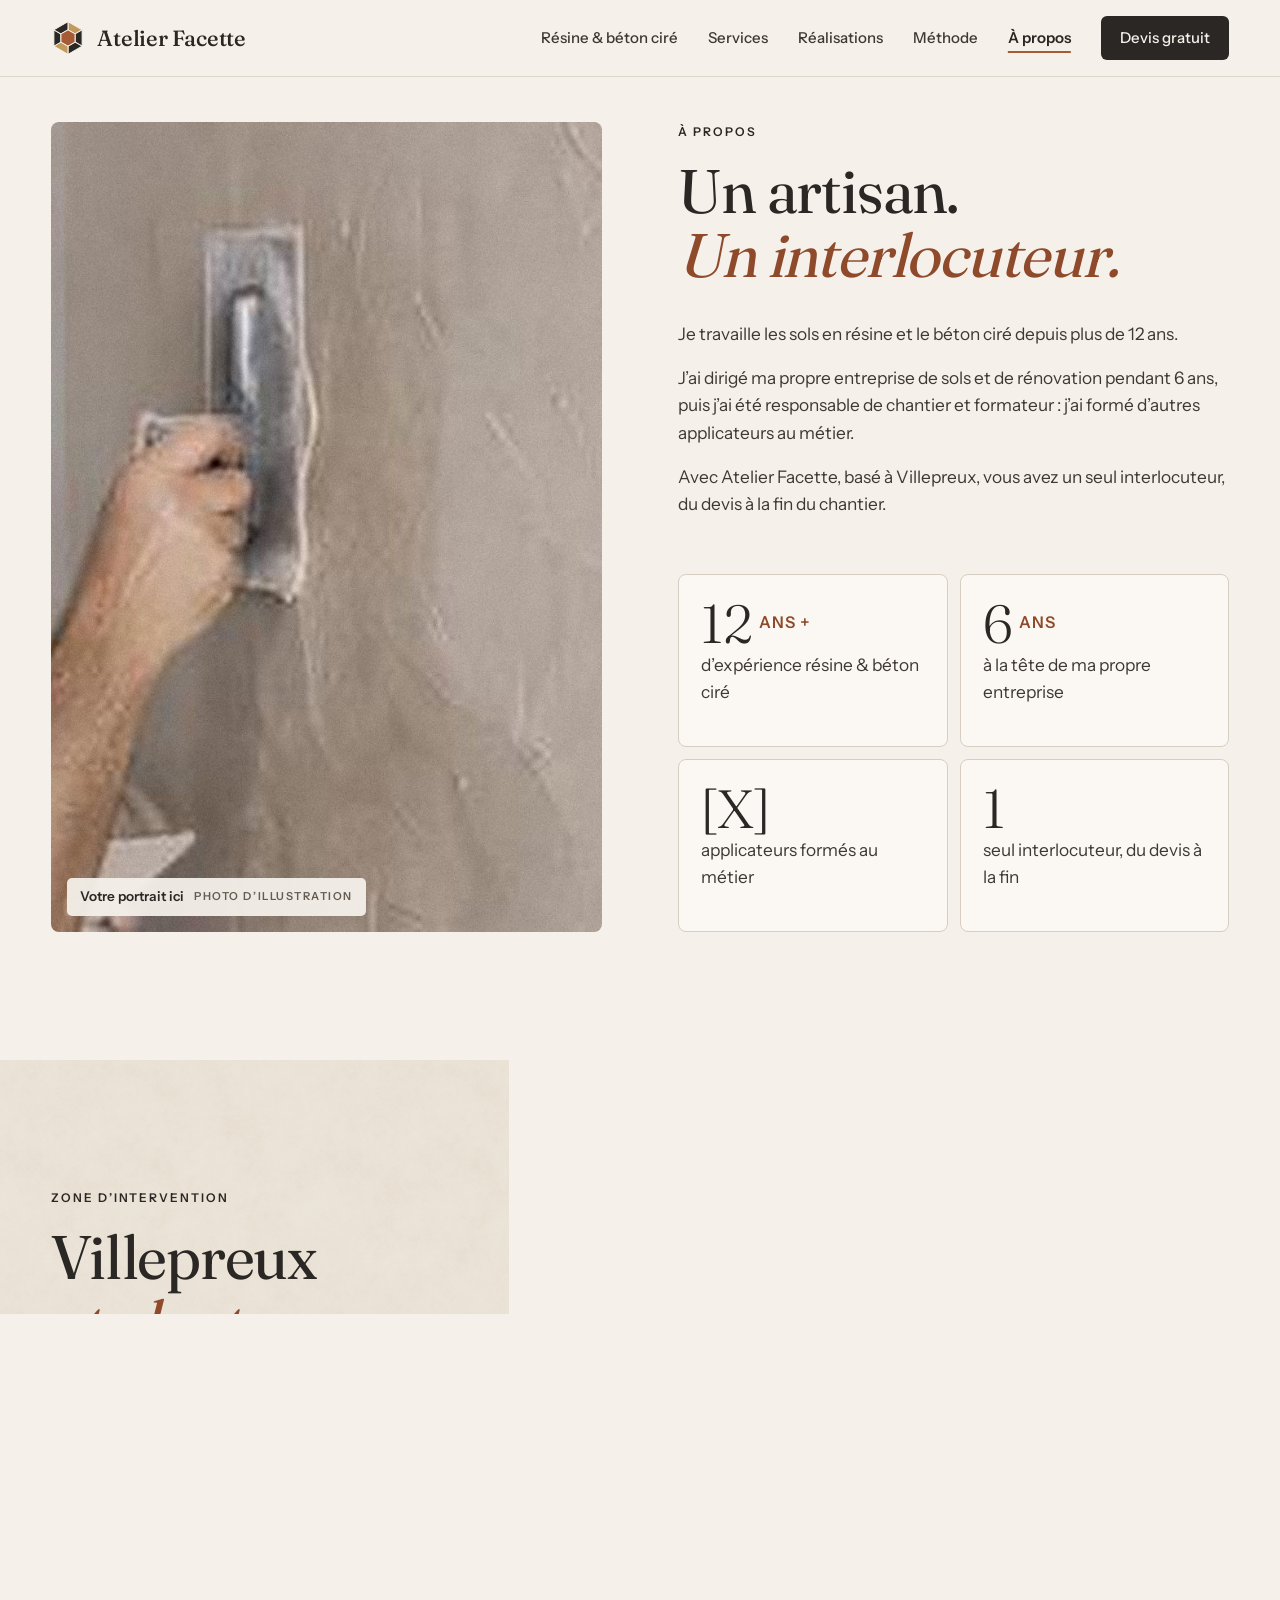
<file: livrables/sites-web/2026-10-09_site-renovation/site/a-propos.html>
<!doctype html>
<html lang="fr">
<head>
<meta charset="utf-8">
<meta name="viewport" content="width=device-width, initial-scale=1">
<title>À propos, artisan à Villepreux · Atelier Facette</title>
<meta name="description" content="Plus de 12 ans d'expérience en résine et béton ciré, 6 ans à la tête de ma propre entreprise. Intervention autour de Villepreux (78).">
<!-- PHASE DE TEST : le site ne doit pas apparaître sur Google. Retirer cette ligne au lancement. -->
<meta name="robots" content="noindex, nofollow">
<meta name="theme-color" content="#F5F1EA">
<link rel="icon" href="images/favicon.svg" type="image/svg+xml">
<link rel="apple-touch-icon" href="images/icone-512.png">
<meta property="og:title" content="Atelier Facette, rénovation intérieure et béton ciré dans les Yvelines">
<meta property="og:description" content="Béton ciré, sol résine et rénovation intérieure à Villepreux et dans les Yvelines (78).">
<meta property="og:image" content="images/salon-beton-cire.jpg">
<meta property="og:locale" content="fr_FR">
<link rel="preload" href="fonts/Fraunces.ttf" as="font" type="font/ttf" crossorigin>
<link rel="stylesheet" href="css/style.css">
<script src="js/main.js" defer></script>
</head>
<body>
<a class="skip" href="#contenu">Aller au contenu</a>

<!-- ================= BARRE DE NAVIGATION ================= -->
<div class="top">
  <div class="wrap top-in">
    <a class="logo" href="index.html" aria-label="Atelier Facette, accueil">
      <span class="logo-mk"><svg viewBox="0 0 100 100" aria-hidden="true"><g stroke="#F5F1EA" stroke-width="3"><polygon points="50,2 91.57,26 70.78,38 50,26" fill="#C29A5B"/><polygon points="91.57,26 91.57,74 70.78,62 70.78,38" fill="#2A2724"/><polygon points="91.57,74 50,98 50,74 70.78,62" fill="#2A2724"/><polygon points="50,98 8.43,74 29.22,62 50,74" fill="#C29A5B"/><polygon points="8.43,74 8.43,26 29.22,38 29.22,62" fill="#2A2724"/><polygon points="8.43,26 50,2 50,26 29.22,38" fill="#2A2724"/><polygon points="50,26 70.78,38 70.78,62 50,74 29.22,62 29.22,38" fill="#A65A36"/></g></svg></span>
      <span class="logo-tx">Atelier Facette</span>
    </a>
    <nav class="nav" id="menu" aria-label="Menu principal">
      <a href="beton-cire-resine.html">Résine &amp; béton ciré</a>
      <a href="services.html">Services</a>
      <a href="realisations.html">Réalisations</a>
      <a href="methode.html">Méthode</a>
      <a href="a-propos.html" aria-current="page">À propos</a>
      <a class="btn btn-ink" href="contact.html" style="min-height:44px;padding:0 18px">Devis gratuit</a>
    </nav>
    <button class="burger" type="button" aria-label="Ouvrir le menu" aria-expanded="false" aria-controls="menu"><svg viewBox="0 0 24 24" class="ic"><path d="M4 7h16M4 12h16M4 17h16"/></svg></button>
  </div>
</div>

<main id="contenu">

<section class="sec cream" id="apropos">
  <div class="wrap ab-g">
    <!-- À COMPLÉTER : photo de Nicolas sur un chantier -->
    <div class="ab-ph zoom rv">
      <img class="img" src="images/application-lisseuse.jpg" alt="Application de béton ciré à la lisseuse sur un mur (photo d’illustration)" loading="lazy">
      <div class="cap">Votre portrait ici <small>Photo d’illustration</small></div>
    </div>
    <div class="ab-tx rv">
      <div>
        <p class="lbl" style="margin:0 0 18px">À propos</p>
        <h1 class="h2" style="margin-bottom:32px">Un artisan.<br><em>Un interlocuteur.</em></h1>
        <p>Je travaille les sols en résine et le béton ciré depuis plus de 12 ans.</p>
        <p>J’ai dirigé ma propre entreprise de sols et de rénovation pendant 6 ans, puis j’ai été responsable de chantier et formateur : j’ai formé d’autres applicateurs au métier.</p>
        <p>Avec Atelier Facette, basé à Villepreux, vous avez un seul interlocuteur, du devis à la fin du chantier.</p>
      </div>
      <!-- Chiffres clés : animés par main.js quand ils apparaissent à l'écran -->
      <div class="stats">
        <div class="stat"><b><span class="cnt" data-count="12">12</span><small>ANS +</small></b><p>d’expérience résine &amp; béton ciré</p></div>
        <div class="stat"><b><span class="cnt" data-count="6">6</span><small>ANS</small></b><p>à la tête de ma propre entreprise</p></div>
        <!-- À COMPLÉTER : nombre d'applicateurs formés -->
        <div class="stat"><b>[X]</b><p>applicateurs formés au métier</p></div>
        <div class="stat"><b><span class="cnt" data-count="1">1</span></b><p>seul interlocuteur, du devis à la fin</p></div>
      </div>
    </div>
  </div>
</section>

<section class="sec sand grain" id="zone">
  <div class="wrap">
    <div class="head rv">
      <div>
        <p class="lbl" style="margin:0 0 18px">Zone d’intervention</p>
        <h2 class="h2">Villepreux<br><em>et alentours.</em></h2>
      </div>
      <p class="intro">J’interviens pour vos travaux de rénovation intérieure dans les Yvelines (78), autour de Villepreux.</p>
    </div>
    <div class="zone-g">
      <ul class="towns rv">
        <li class="base">Villepreux <span class="lbl">Base · 78450</span></li>
        <li>Les Clayes-sous-Bois <span class="lbl">78</span></li>
        <li>Plaisir <span class="lbl">78</span></li>
        <li>Saint-Cyr-l’École <span class="lbl">78</span></li>
        <li>Bois-d’Arcy <span class="lbl">78</span></li>
        <li>Fontenay-le-Fleury <span class="lbl">78</span></li>
        <li>Versailles <span class="lbl">78</span></li>
        <li class="muted">Et environs</li>
      </ul>
      <div class="map rv" role="img" aria-label="Plan schématique de la zone d’intervention autour de Villepreux">
        <div class="ring" style="width:56%;height:56%"></div>
        <div class="ring" style="width:104%;height:104%"></div>
        <div class="pin" style="left:54%;top:22%"><i></i><span>Fontenay-le-Fleury</span></div>
        <div class="pin" style="left:80%;top:36%"><i></i><span>Versailles</span></div>
        <div class="pin" style="left:70%;top:52%"><i></i><span>Saint-Cyr-l’École</span></div>
        <div class="pin" style="left:63%;top:72%"><i></i><span>Bois-d’Arcy</span></div>
        <div class="pin" style="left:44%;top:63%"><i></i><span>Les Clayes-sous-Bois</span></div>
        <div class="pin" style="left:22%;top:77%"><i></i><span>Plaisir</span></div>
        <div class="pin base" style="left:36%;top:42%"><i></i><span>Villepreux</span></div>
        <span class="map-n lbl">Plan schématique</span>
      </div>
    </div>
  </div>
</section>

</main>

<!-- ================= PIED DE PAGE ================= -->
<footer class="foot dark grain">
  <div class="wrap">
    <div class="foot-g">
      <div>
        <a class="logo" href="index.html" aria-label="Atelier Facette, accueil" style="color:#F5F1EA">
          <span class="logo-mk"><svg viewBox="0 0 100 100" aria-hidden="true"><g stroke="#2A2724" stroke-width="3"><polygon points="50,2 91.57,26 70.78,38 50,26" fill="#C29A5B"/><polygon points="91.57,26 91.57,74 70.78,62 70.78,38" fill="#F5F1EA"/><polygon points="91.57,74 50,98 50,74 70.78,62" fill="#F5F1EA"/><polygon points="50,98 8.43,74 29.22,62 50,74" fill="#C29A5B"/><polygon points="8.43,74 8.43,26 29.22,38 29.22,62" fill="#F5F1EA"/><polygon points="8.43,26 50,2 50,26 29.22,38" fill="#F5F1EA"/><polygon points="50,26 70.78,38 70.78,62 50,74 29.22,62 29.22,38" fill="#A65A36"/></g></svg></span>
          <span class="logo-tx">Atelier Facette</span>
        </a>
        <p class="foot-txt">Rénovation intérieure, béton ciré et sol résine à Villepreux et dans les Yvelines (78).</p>
      </div>
      <div><h2 class="lbl">Contact</h2><ul><li><a href="tel:06XXXXXXXX">06 XX XX XX XX</a></li><li><a href="mailto:contact@atelierfacette.fr">contact@atelierfacette.fr</a></li><li>Villepreux (78)</li></ul></div>
      <div><h2 class="lbl">Suivre</h2><ul><li>Instagram<span class="soon">à venir</span></li><li>TikTok<span class="soon">à venir</span></li></ul></div>
      <div><h2 class="lbl">Infos</h2><ul><li><a href="mentions-legales.html">Mentions légales</a></li><li><a href="a-propos.html#zone">Zone d’intervention</a></li><li><a href="methode.html#faq">Questions fréquentes</a></li></ul></div>
    </div>
    <div class="foot-big" aria-hidden="true">Atelier <em>Facette</em></div>
    <div class="foot-b"><span>© <span class="year">2026</span> Atelier Facette</span><span>Site en cours de construction</span></div>
  </div>
</footer>

<!-- Barre d'appel fixée en bas de l'écran, sur téléphone uniquement -->
<div class="callbar">
  <a class="btn btn-acc" href="tel:06XXXXXXXX"><svg viewBox="0 0 24 24" class="ic"><path d="M5 4h4l2 5-2.5 1.5a11 11 0 0 0 5 5L15 13l5 2v4a2 2 0 0 1-2 2A16 16 0 0 1 3 6a2 2 0 0 1 2-2"/></svg>Appeler</a>
  <a class="btn btn-ink" href="contact.html">Devis gratuit</a>
</div>

</body>
</html>
</file>
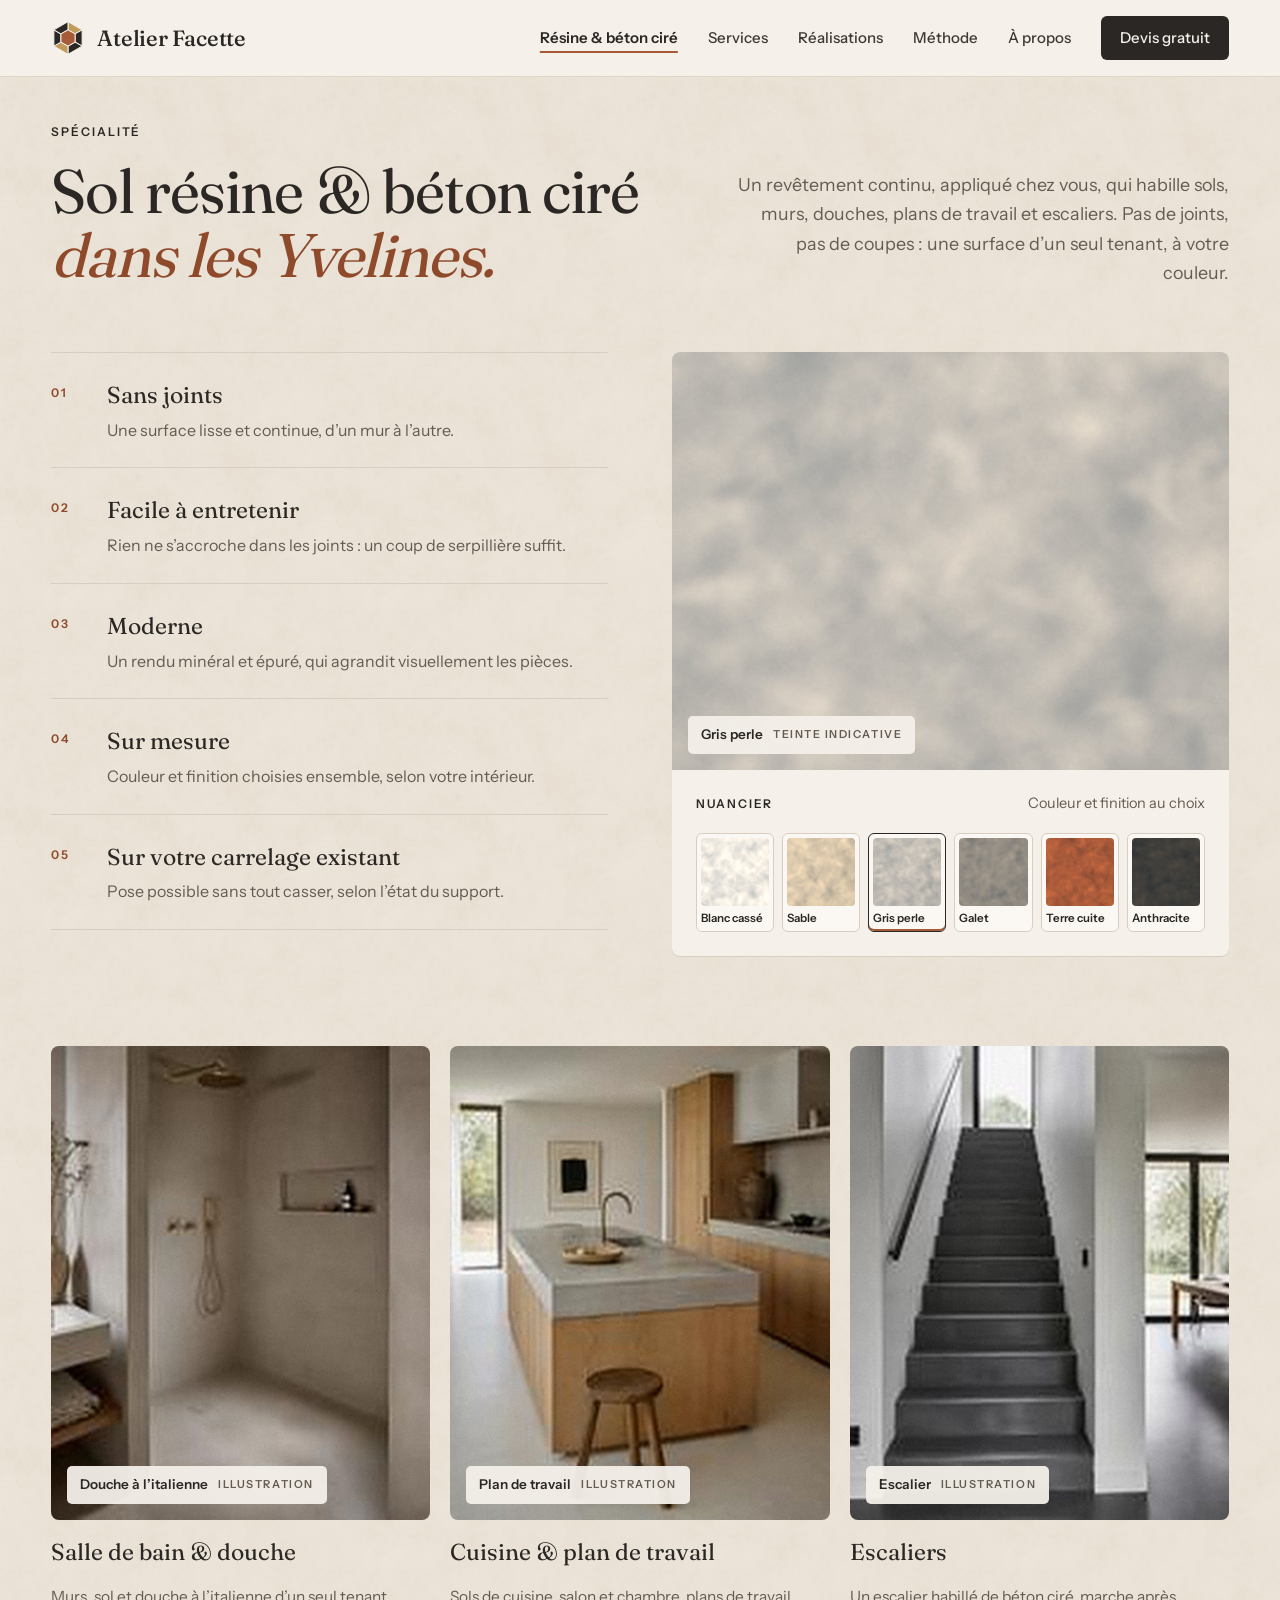
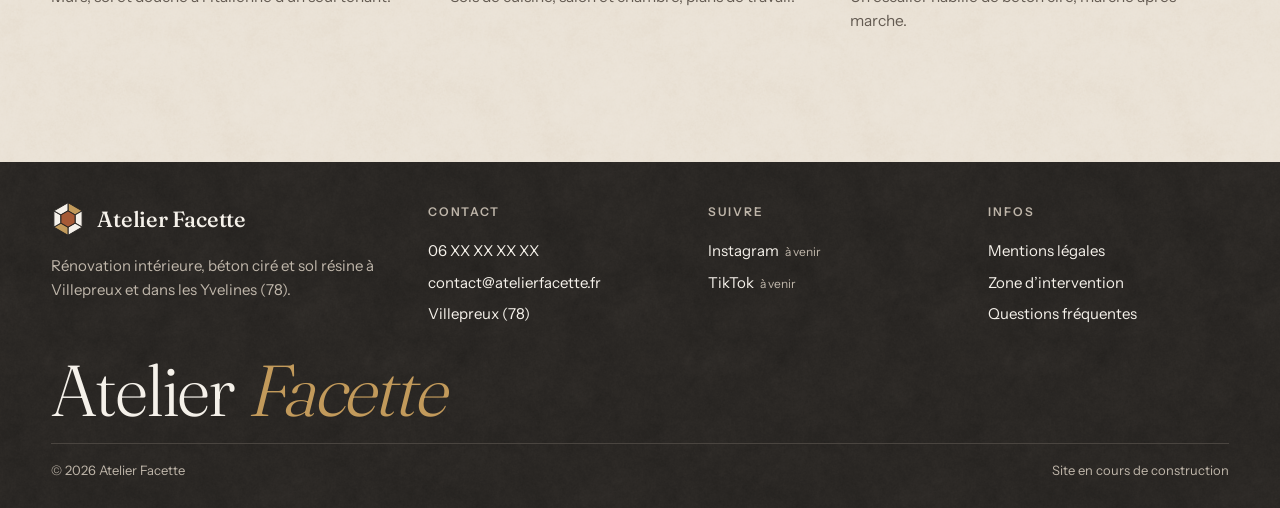
<file: livrables/sites-web/2026-10-09_site-renovation/site/beton-cire-resine.html>
<!doctype html>
<html lang="fr">
<head>
<meta charset="utf-8">
<meta name="viewport" content="width=device-width, initial-scale=1">
<title>Béton ciré et sol résine dans les Yvelines · Atelier Facette</title>
<meta name="description" content="Sols en résine et béton ciré à Villepreux et dans les Yvelines : sans joints, faciles à entretenir, sur mesure, posables sur carrelage existant.">
<!-- PHASE DE TEST : le site ne doit pas apparaître sur Google. Retirer cette ligne au lancement. -->
<meta name="robots" content="noindex, nofollow">
<meta name="theme-color" content="#F5F1EA">
<link rel="icon" href="images/favicon.svg" type="image/svg+xml">
<link rel="apple-touch-icon" href="images/icone-512.png">
<meta property="og:title" content="Atelier Facette, rénovation intérieure et béton ciré dans les Yvelines">
<meta property="og:description" content="Béton ciré, sol résine et rénovation intérieure à Villepreux et dans les Yvelines (78).">
<meta property="og:image" content="images/salon-beton-cire.jpg">
<meta property="og:locale" content="fr_FR">
<link rel="preload" href="fonts/Fraunces.ttf" as="font" type="font/ttf" crossorigin>
<link rel="stylesheet" href="css/style.css">
<script src="js/main.js" defer></script>
</head>
<body>
<a class="skip" href="#contenu">Aller au contenu</a>

<!-- ================= BARRE DE NAVIGATION ================= -->
<div class="top">
  <div class="wrap top-in">
    <a class="logo" href="index.html" aria-label="Atelier Facette, accueil">
      <span class="logo-mk"><svg viewBox="0 0 100 100" aria-hidden="true"><g stroke="#F5F1EA" stroke-width="3"><polygon points="50,2 91.57,26 70.78,38 50,26" fill="#C29A5B"/><polygon points="91.57,26 91.57,74 70.78,62 70.78,38" fill="#2A2724"/><polygon points="91.57,74 50,98 50,74 70.78,62" fill="#2A2724"/><polygon points="50,98 8.43,74 29.22,62 50,74" fill="#C29A5B"/><polygon points="8.43,74 8.43,26 29.22,38 29.22,62" fill="#2A2724"/><polygon points="8.43,26 50,2 50,26 29.22,38" fill="#2A2724"/><polygon points="50,26 70.78,38 70.78,62 50,74 29.22,62 29.22,38" fill="#A65A36"/></g></svg></span>
      <span class="logo-tx">Atelier Facette</span>
    </a>
    <nav class="nav" id="menu" aria-label="Menu principal">
      <a href="beton-cire-resine.html" aria-current="page">Résine &amp; béton ciré</a>
      <a href="services.html">Services</a>
      <a href="realisations.html">Réalisations</a>
      <a href="methode.html">Méthode</a>
      <a href="a-propos.html">À propos</a>
      <a class="btn btn-ink" href="contact.html" style="min-height:44px;padding:0 18px">Devis gratuit</a>
    </nav>
    <button class="burger" type="button" aria-label="Ouvrir le menu" aria-expanded="false" aria-controls="menu"><svg viewBox="0 0 24 24" class="ic"><path d="M4 7h16M4 12h16M4 17h16"/></svg></button>
  </div>
</div>

<main id="contenu">

<section class="sec sand grain" id="specialite">
  <div class="wrap">
    <div class="head rv">
      <div>
        <p class="lbl" style="margin:0 0 18px">Spécialité</p>
        <h1 class="h2">Sol résine &amp; béton ciré<br><em>dans les Yvelines.</em></h1>
      </div>
      <p class="intro">Un revêtement continu, appliqué chez vous, qui habille sols, murs, douches, plans de travail et escaliers. Pas de joints, pas de coupes : une surface d’un seul tenant, à votre couleur.</p>
    </div>
    <div class="spec-g">
      <ul class="adv rv">
        <li><span class="lbl">01</span><div><h3>Sans joints</h3><p>Une surface lisse et continue, d’un mur à l’autre.</p></div></li>
        <li><span class="lbl">02</span><div><h3>Facile à entretenir</h3><p>Rien ne s’accroche dans les joints : un coup de serpillière suffit.</p></div></li>
        <li><span class="lbl">03</span><div><h3>Moderne</h3><p>Un rendu minéral et épuré, qui agrandit visuellement les pièces.</p></div></li>
        <li><span class="lbl">04</span><div><h3>Sur mesure</h3><p>Couleur et finition choisies ensemble, selon votre intérieur.</p></div></li>
        <li><span class="lbl">05</span><div><h3>Sur votre carrelage existant</h3><p>Pose possible sans tout casser, selon l’état du support.</p></div></li>
      </ul>
      <!-- Nuancier : un clic sur une teinte change la grande image -->
      <div class="nuan rv">
        <div class="nuan-pv">
          <img class="tx" src="images/teintes/blanc-casse.jpg" alt="" loading="lazy">
          <img class="tx" src="images/teintes/sable.jpg" alt="" loading="lazy">
          <img class="tx on" src="images/teintes/gris-perle.jpg" alt="Texture de béton ciré, teinte Gris perle" loading="lazy">
          <img class="tx" src="images/teintes/galet.jpg" alt="" loading="lazy">
          <img class="tx" src="images/teintes/terre-cuite.jpg" alt="" loading="lazy">
          <img class="tx" src="images/teintes/anthracite.jpg" alt="" loading="lazy">
          <div class="cap"><span class="cap-t">Gris perle</span> <small>Teinte indicative</small></div>
        </div>
        <div class="nuan-body">
          <div class="nuan-top"><span class="lbl">Nuancier</span><span class="muted" style="font-size:14.5px">Couleur et finition au choix</span></div>
          <div class="sws" role="group" aria-label="Choisir une teinte">
            <button type="button" class="sw" aria-pressed="false"><img src="images/teintes/blanc-casse.jpg" alt="" loading="lazy"><span>Blanc cassé</span></button>
            <button type="button" class="sw" aria-pressed="false"><img src="images/teintes/sable.jpg" alt="" loading="lazy"><span>Sable</span></button>
            <button type="button" class="sw" aria-pressed="true"><img src="images/teintes/gris-perle.jpg" alt="" loading="lazy"><span>Gris perle</span></button>
            <button type="button" class="sw" aria-pressed="false"><img src="images/teintes/galet.jpg" alt="" loading="lazy"><span>Galet</span></button>
            <button type="button" class="sw" aria-pressed="false"><img src="images/teintes/terre-cuite.jpg" alt="" loading="lazy"><span>Terre cuite</span></button>
            <button type="button" class="sw" aria-pressed="false"><img src="images/teintes/anthracite.jpg" alt="" loading="lazy"><span>Anthracite</span></button>
          </div>
        </div>
      </div>
    </div>

    <div class="rooms st">
      <div class="room rv">
        <div class="fr zoom"><img class="img" src="images/douche-italienne.jpg" alt="Douche à l’italienne en béton ciré (photo d’illustration)" loading="lazy"><div class="cap">Douche à l’italienne <small>Illustration</small></div></div>
        <h3>Salle de bain &amp; douche</h3>
        <p>Murs, sol et douche à l’italienne d’un seul tenant.</p>
      </div>
      <div class="room rv">
        <div class="fr zoom"><img class="img" src="images/cuisine-sol-resine.jpg" alt="Cuisine avec sol résine et plan de travail en béton ciré (photo d’illustration)" loading="lazy"><div class="cap">Plan de travail <small>Illustration</small></div></div>
        <h3>Cuisine &amp; plan de travail</h3>
        <p>Sols de cuisine, salon et chambre, plans de travail.</p>
      </div>
      <div class="room rv">
        <div class="fr zoom"><img class="img" src="images/escalier-beton-cire.jpg" alt="Escalier recouvert de béton ciré anthracite (photo d’illustration)" loading="lazy"><div class="cap">Escalier <small>Illustration</small></div></div>
        <h3>Escaliers</h3>
        <p>Un escalier habillé de béton ciré, marche après marche.</p>
      </div>
    </div>
  </div>
</section>

</main>

<!-- ================= PIED DE PAGE ================= -->
<footer class="foot dark grain">
  <div class="wrap">
    <div class="foot-g">
      <div>
        <a class="logo" href="index.html" aria-label="Atelier Facette, accueil" style="color:#F5F1EA">
          <span class="logo-mk"><svg viewBox="0 0 100 100" aria-hidden="true"><g stroke="#2A2724" stroke-width="3"><polygon points="50,2 91.57,26 70.78,38 50,26" fill="#C29A5B"/><polygon points="91.57,26 91.57,74 70.78,62 70.78,38" fill="#F5F1EA"/><polygon points="91.57,74 50,98 50,74 70.78,62" fill="#F5F1EA"/><polygon points="50,98 8.43,74 29.22,62 50,74" fill="#C29A5B"/><polygon points="8.43,74 8.43,26 29.22,38 29.22,62" fill="#F5F1EA"/><polygon points="8.43,26 50,2 50,26 29.22,38" fill="#F5F1EA"/><polygon points="50,26 70.78,38 70.78,62 50,74 29.22,62 29.22,38" fill="#A65A36"/></g></svg></span>
          <span class="logo-tx">Atelier Facette</span>
        </a>
        <p class="foot-txt">Rénovation intérieure, béton ciré et sol résine à Villepreux et dans les Yvelines (78).</p>
      </div>
      <div><h2 class="lbl">Contact</h2><ul><li><a href="tel:06XXXXXXXX">06 XX XX XX XX</a></li><li><a href="mailto:contact@atelierfacette.fr">contact@atelierfacette.fr</a></li><li>Villepreux (78)</li></ul></div>
      <div><h2 class="lbl">Suivre</h2><ul><li>Instagram<span class="soon">à venir</span></li><li>TikTok<span class="soon">à venir</span></li></ul></div>
      <div><h2 class="lbl">Infos</h2><ul><li><a href="mentions-legales.html">Mentions légales</a></li><li><a href="a-propos.html#zone">Zone d’intervention</a></li><li><a href="methode.html#faq">Questions fréquentes</a></li></ul></div>
    </div>
    <div class="foot-big" aria-hidden="true">Atelier <em>Facette</em></div>
    <div class="foot-b"><span>© <span class="year">2026</span> Atelier Facette</span><span>Site en cours de construction</span></div>
  </div>
</footer>

<!-- Barre d'appel fixée en bas de l'écran, sur téléphone uniquement -->
<div class="callbar">
  <a class="btn btn-acc" href="tel:06XXXXXXXX"><svg viewBox="0 0 24 24" class="ic"><path d="M5 4h4l2 5-2.5 1.5a11 11 0 0 0 5 5L15 13l5 2v4a2 2 0 0 1-2 2A16 16 0 0 1 3 6a2 2 0 0 1 2-2"/></svg>Appeler</a>
  <a class="btn btn-ink" href="contact.html">Devis gratuit</a>
</div>

</body>
</html>
</file>
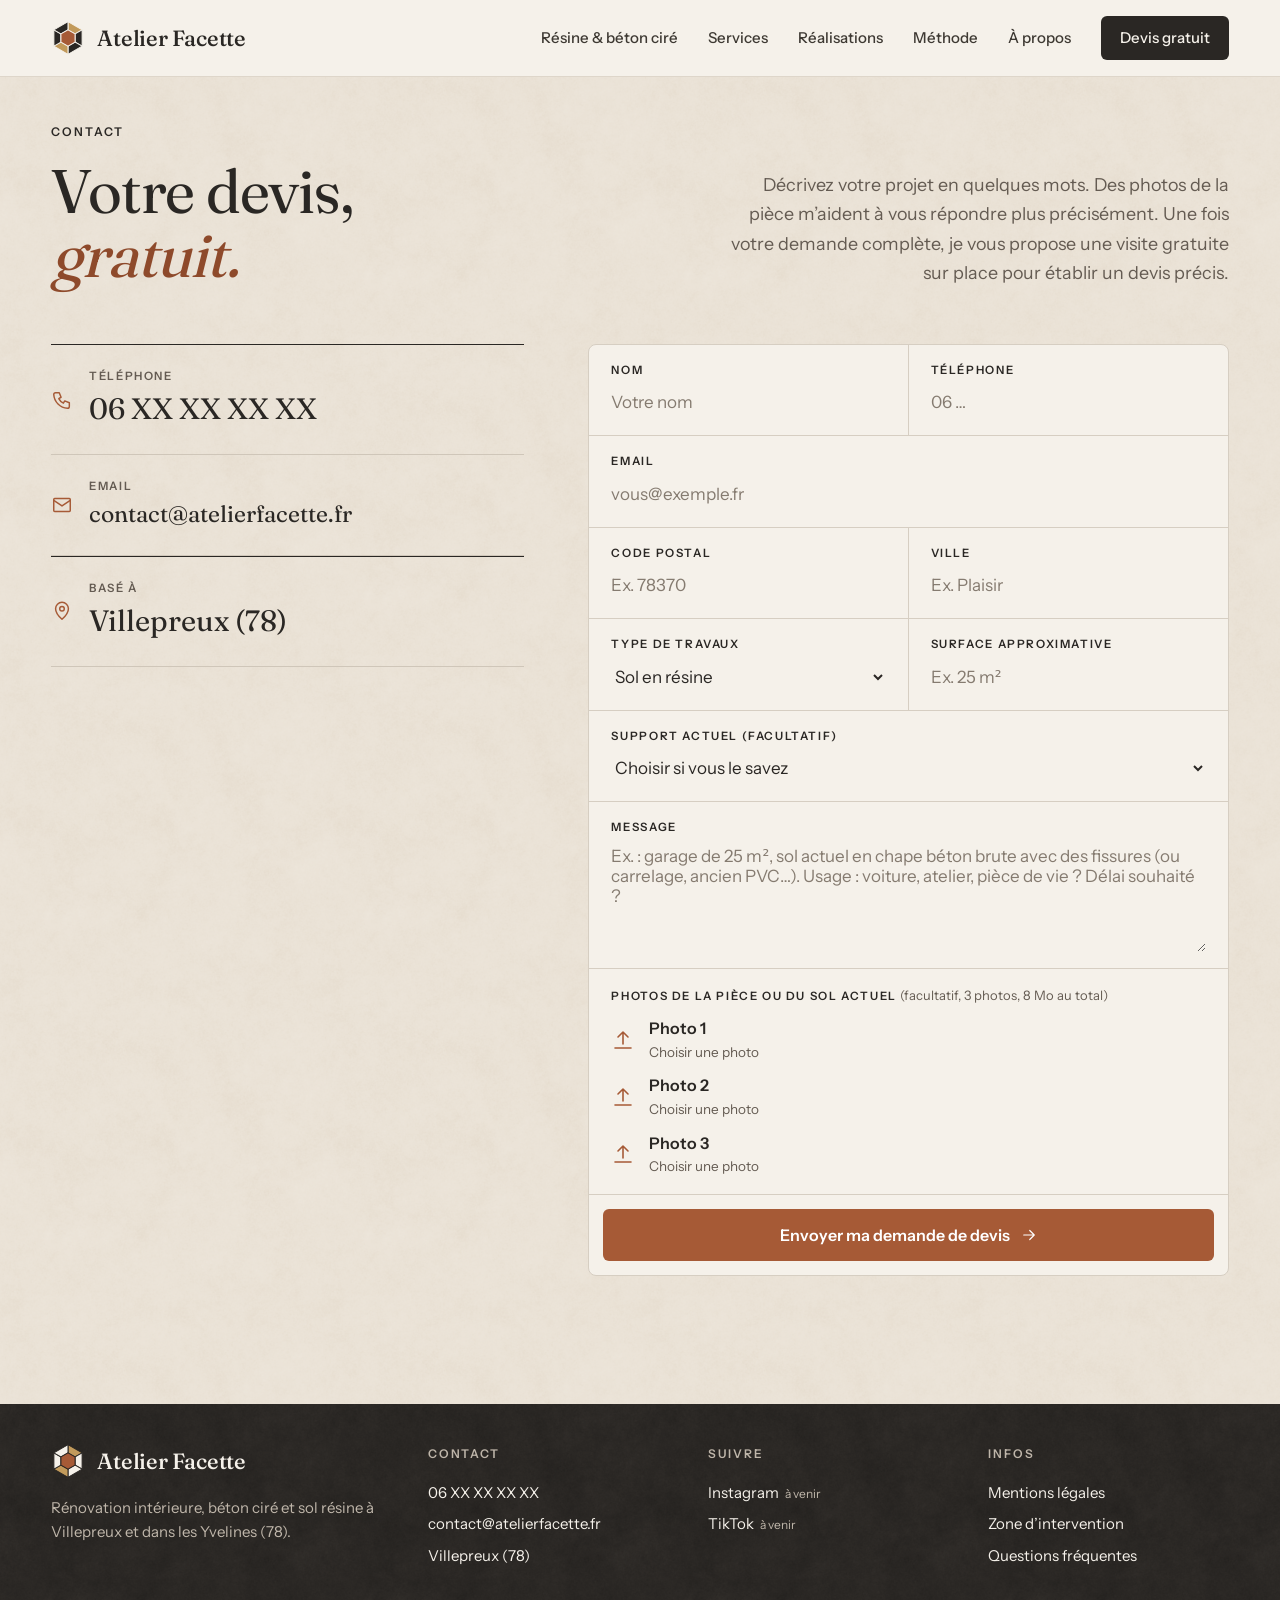
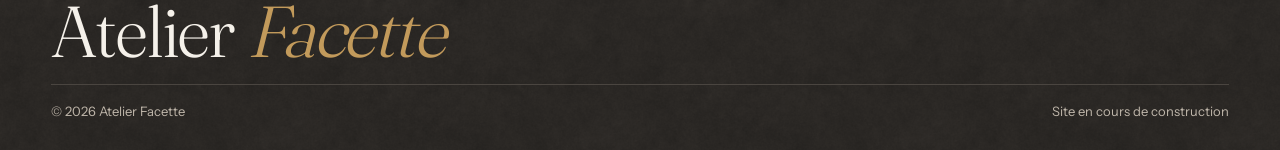
<file: livrables/sites-web/2026-10-09_site-renovation/site/contact.html>
<!doctype html>
<html lang="fr">
<head>
<meta charset="utf-8">
<meta name="viewport" content="width=device-width, initial-scale=1">
<title>Demande de devis gratuit · Atelier Facette</title>
<meta name="description" content="Demandez votre devis gratuit pour vos travaux de béton ciré, sol résine ou rénovation intérieure dans les Yvelines.">
<!-- PHASE DE TEST : le site ne doit pas apparaître sur Google. Retirer cette ligne au lancement. -->
<meta name="robots" content="noindex, nofollow">
<meta name="theme-color" content="#F5F1EA">
<link rel="icon" href="images/favicon.svg" type="image/svg+xml">
<link rel="apple-touch-icon" href="images/icone-512.png">
<meta property="og:title" content="Atelier Facette, rénovation intérieure et béton ciré dans les Yvelines">
<meta property="og:description" content="Béton ciré, sol résine et rénovation intérieure à Villepreux et dans les Yvelines (78).">
<meta property="og:image" content="images/salon-beton-cire.jpg">
<meta property="og:locale" content="fr_FR">
<link rel="preload" href="fonts/Fraunces.ttf" as="font" type="font/ttf" crossorigin>
<link rel="stylesheet" href="css/style.css">
<script src="js/main.js" defer></script>
</head>
<body>
<a class="skip" href="#contenu">Aller au contenu</a>

<!-- ================= BARRE DE NAVIGATION ================= -->
<div class="top">
  <div class="wrap top-in">
    <a class="logo" href="index.html" aria-label="Atelier Facette, accueil">
      <span class="logo-mk"><svg viewBox="0 0 100 100" aria-hidden="true"><g stroke="#F5F1EA" stroke-width="3"><polygon points="50,2 91.57,26 70.78,38 50,26" fill="#C29A5B"/><polygon points="91.57,26 91.57,74 70.78,62 70.78,38" fill="#2A2724"/><polygon points="91.57,74 50,98 50,74 70.78,62" fill="#2A2724"/><polygon points="50,98 8.43,74 29.22,62 50,74" fill="#C29A5B"/><polygon points="8.43,74 8.43,26 29.22,38 29.22,62" fill="#2A2724"/><polygon points="8.43,26 50,2 50,26 29.22,38" fill="#2A2724"/><polygon points="50,26 70.78,38 70.78,62 50,74 29.22,62 29.22,38" fill="#A65A36"/></g></svg></span>
      <span class="logo-tx">Atelier Facette</span>
    </a>
    <nav class="nav" id="menu" aria-label="Menu principal">
      <a href="beton-cire-resine.html">Résine &amp; béton ciré</a>
      <a href="services.html">Services</a>
      <a href="realisations.html">Réalisations</a>
      <a href="methode.html">Méthode</a>
      <a href="a-propos.html">À propos</a>
      <a class="btn btn-ink" href="contact.html" style="min-height:44px;padding:0 18px">Devis gratuit</a>
    </nav>
    <button class="burger" type="button" aria-label="Ouvrir le menu" aria-expanded="false" aria-controls="menu"><svg viewBox="0 0 24 24" class="ic"><path d="M4 7h16M4 12h16M4 17h16"/></svg></button>
  </div>
</div>

<main id="contenu">

<section class="sec sand grain" id="contact">
  <div class="wrap">
    <div class="head rv">
      <div>
        <p class="lbl" style="margin:0 0 18px">Contact</p>
        <h1 class="h2">Votre devis,<br><em>gratuit.</em></h1>
      </div>
      <p class="intro">Décrivez votre projet en quelques mots. Des photos de la pièce m’aident à vous répondre plus précisément. Une fois votre demande complète, je vous propose une visite gratuite sur place pour établir un devis précis.</p>
    </div>
    <div class="ct-g">
      <div class="rv">
        <!-- À COMPLÉTER : téléphone et email -->
        <a class="ct-line" href="tel:06XXXXXXXX"><svg viewBox="0 0 24 24" class="ic"><path d="M5 4h4l2 5-2.5 1.5a11 11 0 0 0 5 5L15 13l5 2v4a2 2 0 0 1-2 2A16 16 0 0 1 3 6a2 2 0 0 1 2-2"/></svg><span><small>Téléphone</small><strong>06 XX XX XX XX</strong></span></a>
        <a class="ct-line" href="mailto:contact@atelierfacette.fr"><svg viewBox="0 0 24 24" class="ic"><rect x="3" y="5" width="18" height="14" rx="1"/><path d="M3 7l9 6 9-6"/></svg><span><small>Email</small><strong class="mail">contact@atelierfacette.fr</strong></span></a>
        <div class="ct-line"><svg viewBox="0 0 24 24" class="ic"><path d="M12 21s7-6.2 7-11.5A7 7 0 0 0 5 9.5C5 14.8 12 21 12 21z"/><circle cx="12" cy="9.5" r="2.5"/></svg><span><small>Basé à</small><strong>Villepreux (78)</strong></span></div>
      </div>
      <!-- Formulaire relié à Netlify Forms : les demandes arrivent dans le tableau de bord Netlify et par email.
           data-netlify="true" : Netlify détecte le formulaire au déploiement
           netlify-honeypot : piège à robots (champ caché que seuls les robots remplissent)
           action : page affichée après l'envoi -->
      <form class="form rv" id="devis" name="devis" method="POST" action="/merci.html" enctype="multipart/form-data" data-netlify="true" netlify-honeypot="bot-field">
        <input type="hidden" name="form-name" value="devis">
        <p hidden><label>Ne pas remplir : <input name="bot-field"></label></p>
        <!-- Mise en page : class="g" = champ de la colonne de gauche, class="full" = pleine largeur -->
        <div class="f g"><label for="f-nom">Nom</label><input id="f-nom" name="nom" type="text" autocomplete="name" placeholder="Votre nom" required></div>
        <div class="f"><label for="f-tel">Téléphone</label><input id="f-tel" name="telephone" type="tel" autocomplete="tel" placeholder="06 …" required></div>
        <div class="f full"><label for="f-mail">Email</label><input id="f-mail" name="email" type="email" autocomplete="email" placeholder="vous@exemple.fr" required></div>
        <div class="f g"><label for="f-cp">Code postal</label><input id="f-cp" name="code_postal" type="text" inputmode="numeric" autocomplete="postal-code" pattern="[0-9]{5}" maxlength="5" title="5 chiffres, ex. 78450" placeholder="Ex. 78370" required></div>
        <div class="f"><label for="f-ville">Ville</label><input id="f-ville" name="ville" type="text" autocomplete="address-level2" placeholder="Ex. Plaisir"></div>
        <div class="f g"><label for="f-type">Type de travaux</label>
          <select id="f-type" name="type">
            <option>Sol en résine</option>
            <option>Béton ciré</option>
            <option>Cuisine</option>
            <option>Salle de bain</option>
            <option>Murs (enduits, peinture)</option>
            <option>Sols (PVC, parquet, carrelage)</option>
            <option>Rénovation complète</option>
            <option>Autre</option>
          </select></div>
        <div class="f"><label for="f-surf">Surface approximative</label><input id="f-surf" name="surface" type="text" inputmode="numeric" placeholder="Ex. 25 m²"></div>
        <!-- Affiché seulement pour les sols et le béton ciré (voir js/main.js, bloc « Support actuel ») -->
        <div class="f full" id="bloc-support" hidden><label for="f-support">Support actuel (facultatif)</label>
          <select id="f-support" name="support">
            <option value="">Choisir si vous le savez</option>
            <option>Chape / dalle béton en bon état</option>
            <option>Chape / dalle béton fissurée</option>
            <option>Carrelage</option>
            <option>Parquet / plancher bois</option>
            <option>PVC / moquette</option>
            <option>Je ne sais pas</option>
          </select></div>
        <div class="f full"><label for="f-msg">Message</label><textarea id="f-msg" name="message" placeholder="Votre projet en quelques mots"></textarea></div>
        <!-- Netlify n'accepte qu'un fichier par champ : 3 champs photo, 8 Mo au total -->
        <div class="f full photos">
          <span class="ph-t">Photos de la pièce ou du sol actuel <small>(facultatif, 3 photos, 8 Mo au total)</small></span>
          <label class="drop" for="f-photo1"><svg viewBox="0 0 24 24" class="ic"><path d="M12 16V4M7 9l5-5 5 5M4 20h16"/></svg><span>Photo 1<small class="drop-n">Choisir une photo</small></span><input id="f-photo1" name="photo1" type="file" accept="image/*"></label>
          <label class="drop" for="f-photo2"><svg viewBox="0 0 24 24" class="ic"><path d="M12 16V4M7 9l5-5 5 5M4 20h16"/></svg><span>Photo 2<small class="drop-n">Choisir une photo</small></span><input id="f-photo2" name="photo2" type="file" accept="image/*"></label>
          <label class="drop" for="f-photo3"><svg viewBox="0 0 24 24" class="ic"><path d="M12 16V4M7 9l5-5 5 5M4 20h16"/></svg><span>Photo 3<small class="drop-n">Choisir une photo</small></span><input id="f-photo3" name="photo3" type="file" accept="image/*"></label>
        </div>
        <div class="f-go"><button class="btn btn-acc" type="submit">Envoyer ma demande de devis <svg viewBox="0 0 24 24" class="ic arr"><path d="M5 12h14M13 6l6 6-6 6"/></svg></button></div>
        <div class="sent" role="status" hidden></div>
      </form>
    </div>
  </div>
</section>

</main>

<!-- ================= PIED DE PAGE ================= -->
<footer class="foot dark grain">
  <div class="wrap">
    <div class="foot-g">
      <div>
        <a class="logo" href="index.html" aria-label="Atelier Facette, accueil" style="color:#F5F1EA">
          <span class="logo-mk"><svg viewBox="0 0 100 100" aria-hidden="true"><g stroke="#2A2724" stroke-width="3"><polygon points="50,2 91.57,26 70.78,38 50,26" fill="#C29A5B"/><polygon points="91.57,26 91.57,74 70.78,62 70.78,38" fill="#F5F1EA"/><polygon points="91.57,74 50,98 50,74 70.78,62" fill="#F5F1EA"/><polygon points="50,98 8.43,74 29.22,62 50,74" fill="#C29A5B"/><polygon points="8.43,74 8.43,26 29.22,38 29.22,62" fill="#F5F1EA"/><polygon points="8.43,26 50,2 50,26 29.22,38" fill="#F5F1EA"/><polygon points="50,26 70.78,38 70.78,62 50,74 29.22,62 29.22,38" fill="#A65A36"/></g></svg></span>
          <span class="logo-tx">Atelier Facette</span>
        </a>
        <p class="foot-txt">Rénovation intérieure, béton ciré et sol résine à Villepreux et dans les Yvelines (78).</p>
      </div>
      <div><h2 class="lbl">Contact</h2><ul><li><a href="tel:06XXXXXXXX">06 XX XX XX XX</a></li><li><a href="mailto:contact@atelierfacette.fr">contact@atelierfacette.fr</a></li><li>Villepreux (78)</li></ul></div>
      <div><h2 class="lbl">Suivre</h2><ul><li>Instagram<span class="soon">à venir</span></li><li>TikTok<span class="soon">à venir</span></li></ul></div>
      <div><h2 class="lbl">Infos</h2><ul><li><a href="mentions-legales.html">Mentions légales</a></li><li><a href="a-propos.html#zone">Zone d’intervention</a></li><li><a href="methode.html#faq">Questions fréquentes</a></li></ul></div>
    </div>
    <div class="foot-big" aria-hidden="true">Atelier <em>Facette</em></div>
    <div class="foot-b"><span>© <span class="year">2026</span> Atelier Facette</span><span>Site en cours de construction</span></div>
  </div>
</footer>

<!-- Barre d'appel fixée en bas de l'écran, sur téléphone uniquement -->
<div class="callbar">
  <a class="btn btn-acc" href="tel:06XXXXXXXX"><svg viewBox="0 0 24 24" class="ic"><path d="M5 4h4l2 5-2.5 1.5a11 11 0 0 0 5 5L15 13l5 2v4a2 2 0 0 1-2 2A16 16 0 0 1 3 6a2 2 0 0 1 2-2"/></svg>Appeler</a>
  <a class="btn btn-ink" href="contact.html">Devis gratuit</a>
</div>

</body>
</html>
</file>
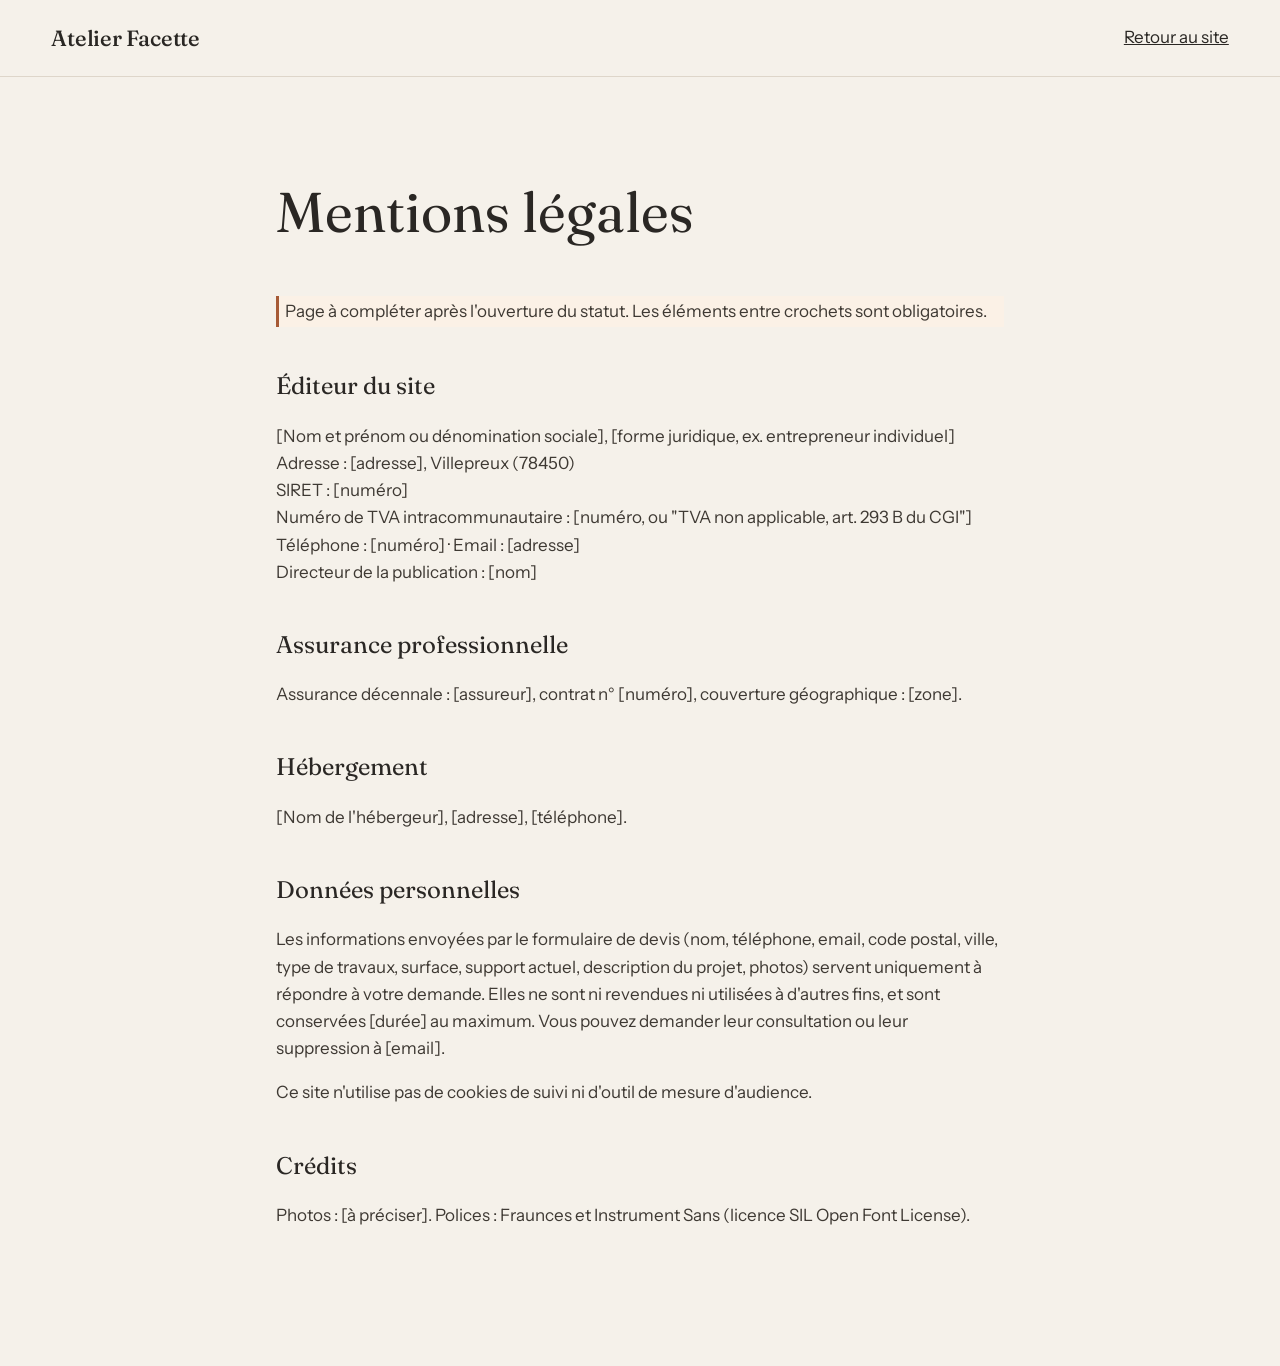
<file: livrables/sites-web/2026-10-09_site-renovation/site/mentions-legales.html>
<!doctype html>
<html lang="fr">
<head>
<meta charset="utf-8">
<meta name="viewport" content="width=device-width, initial-scale=1">
<title>Mentions légales · Atelier Facette</title>
<meta name="robots" content="noindex, nofollow">
<link rel="icon" href="images/favicon.svg" type="image/svg+xml">
<link rel="stylesheet" href="css/style.css">
<style>
.legal{max-width:760px;margin:0 auto;padding:clamp(48px,7vw,100px) 16px 120px}
.legal h1{font-family:var(--serif);font-weight:400;font-size:clamp(38px,5vw,56px);margin:0 0 40px}
.legal h2{font-family:var(--serif);font-weight:400;font-size:24px;margin:40px 0 10px}
.legal p,.legal li{color:#3E3933}
.todo{background:#FBF1E6;border-left:3px solid var(--terra);padding:2px 6px}
</style>
</head>
<body>
<div class="top"><div class="wrap top-in"><a class="logo" href="index.html"><span class="logo-tx">Atelier Facette</span></a><a href="index.html">Retour au site</a></div></div>
<main class="legal">
  <h1>Mentions légales</h1>
  <p class="todo">Page à compléter après l'ouverture du statut. Les éléments entre crochets sont obligatoires.</p>

  <h2>Éditeur du site</h2>
  <p>[Nom et prénom ou dénomination sociale], [forme juridique, ex. entrepreneur individuel]<br>
  Adresse : [adresse], Villepreux (78450)<br>
  SIRET : [numéro]<br>
  Numéro de TVA intracommunautaire : [numéro, ou "TVA non applicable, art. 293 B du CGI"]<br>
  Téléphone : [numéro] · Email : [adresse]<br>
  Directeur de la publication : [nom]</p>

  <h2>Assurance professionnelle</h2>
  <p>Assurance décennale : [assureur], contrat n° [numéro], couverture géographique : [zone].</p>

  <h2>Hébergement</h2>
  <p>[Nom de l'hébergeur], [adresse], [téléphone].</p>

  <h2>Données personnelles</h2>
  <p>Les informations envoyées par le formulaire de devis (nom, téléphone, email, code postal, ville, type de travaux, surface, support actuel, description du projet, photos) servent uniquement à répondre à votre demande. Elles ne sont ni revendues ni utilisées à d'autres fins, et sont conservées [durée] au maximum. Vous pouvez demander leur consultation ou leur suppression à [email].</p>
  <p>Ce site n'utilise pas de cookies de suivi ni d'outil de mesure d'audience.</p>

  <h2>Crédits</h2>
  <p>Photos : [à préciser]. Polices : Fraunces et Instrument Sans (licence SIL Open Font License).</p>
</main>
</body>
</html>
</file>
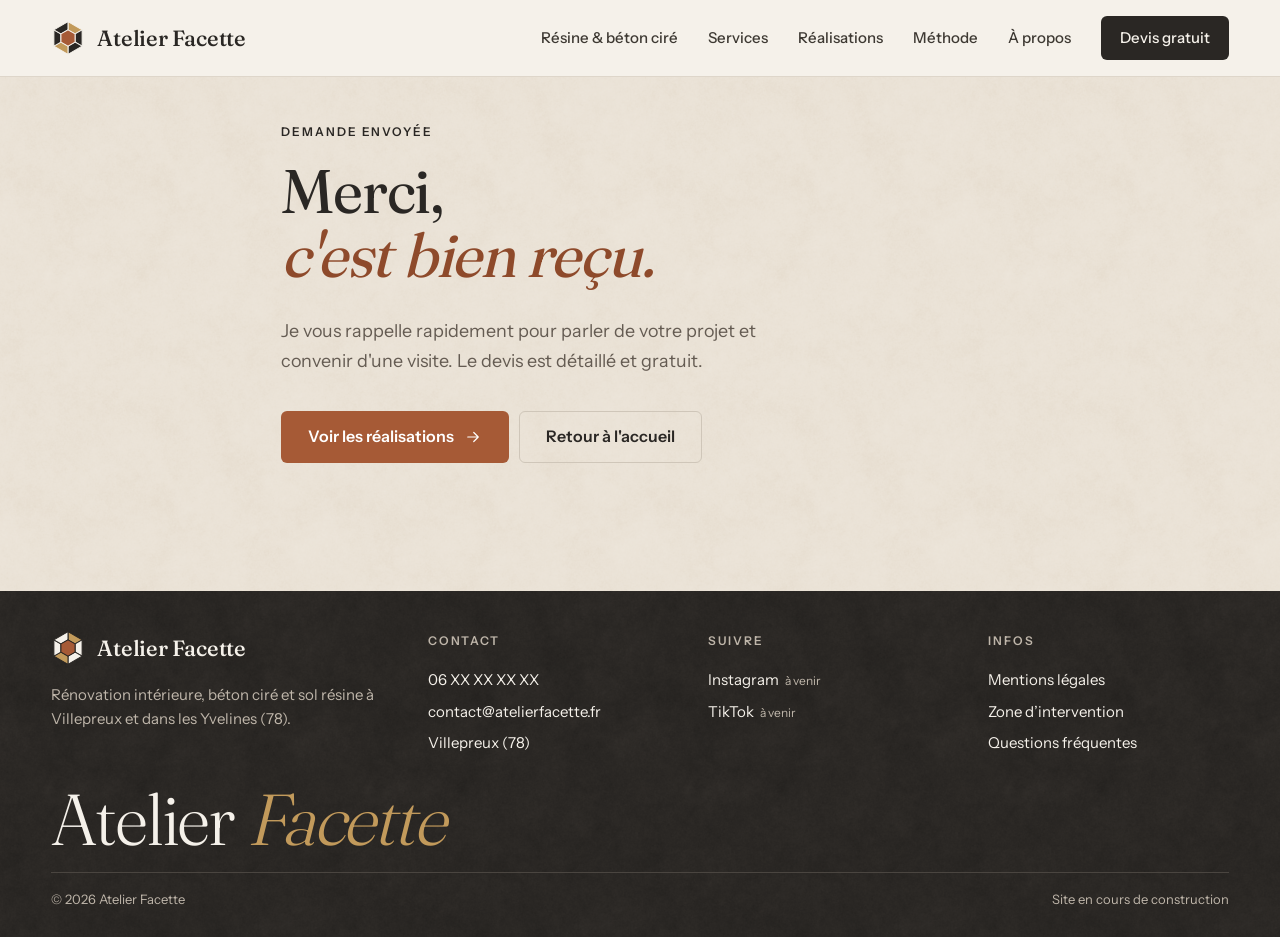
<file: livrables/sites-web/2026-10-09_site-renovation/site/merci.html>
<!doctype html>
<html lang="fr">
<head>
<meta charset="utf-8">
<meta name="viewport" content="width=device-width, initial-scale=1">
<title>Demande envoyée · Atelier Facette</title>
<meta name="description" content="Votre demande de devis a bien été envoyée.">
<!-- PHASE DE TEST : le site ne doit pas apparaître sur Google. Retirer cette ligne au lancement. -->
<meta name="robots" content="noindex, nofollow">
<meta name="theme-color" content="#F5F1EA">
<link rel="icon" href="images/favicon.svg" type="image/svg+xml">
<link rel="apple-touch-icon" href="images/icone-512.png">
<meta property="og:title" content="Atelier Facette, rénovation intérieure et béton ciré dans les Yvelines">
<meta property="og:description" content="Béton ciré, sol résine et rénovation intérieure à Villepreux et dans les Yvelines (78).">
<meta property="og:image" content="images/salon-beton-cire.jpg">
<meta property="og:locale" content="fr_FR">
<link rel="preload" href="fonts/Fraunces.ttf" as="font" type="font/ttf" crossorigin>
<link rel="stylesheet" href="css/style.css">
<script src="js/main.js" defer></script>
</head>
<body>
<a class="skip" href="#contenu">Aller au contenu</a>

<!-- ================= BARRE DE NAVIGATION ================= -->
<div class="top">
  <div class="wrap top-in">
    <a class="logo" href="index.html" aria-label="Atelier Facette, accueil">
      <span class="logo-mk"><svg viewBox="0 0 100 100" aria-hidden="true"><g stroke="#F5F1EA" stroke-width="3"><polygon points="50,2 91.57,26 70.78,38 50,26" fill="#C29A5B"/><polygon points="91.57,26 91.57,74 70.78,62 70.78,38" fill="#2A2724"/><polygon points="91.57,74 50,98 50,74 70.78,62" fill="#2A2724"/><polygon points="50,98 8.43,74 29.22,62 50,74" fill="#C29A5B"/><polygon points="8.43,74 8.43,26 29.22,38 29.22,62" fill="#2A2724"/><polygon points="8.43,26 50,2 50,26 29.22,38" fill="#2A2724"/><polygon points="50,26 70.78,38 70.78,62 50,74 29.22,62 29.22,38" fill="#A65A36"/></g></svg></span>
      <span class="logo-tx">Atelier Facette</span>
    </a>
    <nav class="nav" id="menu" aria-label="Menu principal">
      <a href="beton-cire-resine.html">Résine &amp; béton ciré</a>
      <a href="services.html">Services</a>
      <a href="realisations.html">Réalisations</a>
      <a href="methode.html">Méthode</a>
      <a href="a-propos.html">À propos</a>
      <a class="btn btn-ink" href="contact.html" style="min-height:44px;padding:0 18px">Devis gratuit</a>
    </nav>
    <button class="burger" type="button" aria-label="Ouvrir le menu" aria-expanded="false" aria-controls="menu"><svg viewBox="0 0 24 24" class="ic"><path d="M4 7h16M4 12h16M4 17h16"/></svg></button>
  </div>
</div>

<main id="contenu">

<section class="sec sand grain" id="merci">
  <div class="wrap" style="max-width:820px">
    <p class="lbl" style="margin:0 0 18px">Demande envoyée</p>
    <h1 class="h2">Merci,<br><em>c'est bien reçu.</em></h1>
    <p class="intro" style="margin-top:28px">Je vous rappelle rapidement pour parler de votre projet et convenir d'une visite. Le devis est détaillé et gratuit.</p>
    <div class="cta" style="justify-content:flex-start;margin-top:36px">
      <a class="btn btn-acc" href="realisations.html">Voir les réalisations <svg viewBox="0 0 24 24" class="ic arr"><path d="M5 12h14M13 6l6 6-6 6"/></svg></a>
      <a class="btn btn-line" href="index.html">Retour à l'accueil</a>
    </div>
  </div>
</section>

</main>

<!-- ================= PIED DE PAGE ================= -->
<footer class="foot dark grain">
  <div class="wrap">
    <div class="foot-g">
      <div>
        <a class="logo" href="index.html" aria-label="Atelier Facette, accueil" style="color:#F5F1EA">
          <span class="logo-mk"><svg viewBox="0 0 100 100" aria-hidden="true"><g stroke="#2A2724" stroke-width="3"><polygon points="50,2 91.57,26 70.78,38 50,26" fill="#C29A5B"/><polygon points="91.57,26 91.57,74 70.78,62 70.78,38" fill="#F5F1EA"/><polygon points="91.57,74 50,98 50,74 70.78,62" fill="#F5F1EA"/><polygon points="50,98 8.43,74 29.22,62 50,74" fill="#C29A5B"/><polygon points="8.43,74 8.43,26 29.22,38 29.22,62" fill="#F5F1EA"/><polygon points="8.43,26 50,2 50,26 29.22,38" fill="#F5F1EA"/><polygon points="50,26 70.78,38 70.78,62 50,74 29.22,62 29.22,38" fill="#A65A36"/></g></svg></span>
          <span class="logo-tx">Atelier Facette</span>
        </a>
        <p class="foot-txt">Rénovation intérieure, béton ciré et sol résine à Villepreux et dans les Yvelines (78).</p>
      </div>
      <div><h2 class="lbl">Contact</h2><ul><li><a href="tel:06XXXXXXXX">06 XX XX XX XX</a></li><li><a href="mailto:contact@atelierfacette.fr">contact@atelierfacette.fr</a></li><li>Villepreux (78)</li></ul></div>
      <div><h2 class="lbl">Suivre</h2><ul><li>Instagram<span class="soon">à venir</span></li><li>TikTok<span class="soon">à venir</span></li></ul></div>
      <div><h2 class="lbl">Infos</h2><ul><li><a href="mentions-legales.html">Mentions légales</a></li><li><a href="a-propos.html#zone">Zone d’intervention</a></li><li><a href="methode.html#faq">Questions fréquentes</a></li></ul></div>
    </div>
    <div class="foot-big" aria-hidden="true">Atelier <em>Facette</em></div>
    <div class="foot-b"><span>© <span class="year">2026</span> Atelier Facette</span><span>Site en cours de construction</span></div>
  </div>
</footer>

<!-- Barre d'appel fixée en bas de l'écran, sur téléphone uniquement -->
<div class="callbar">
  <a class="btn btn-acc" href="tel:06XXXXXXXX"><svg viewBox="0 0 24 24" class="ic"><path d="M5 4h4l2 5-2.5 1.5a11 11 0 0 0 5 5L15 13l5 2v4a2 2 0 0 1-2 2A16 16 0 0 1 3 6a2 2 0 0 1 2-2"/></svg>Appeler</a>
  <a class="btn btn-ink" href="contact.html">Devis gratuit</a>
</div>

</body>
</html>
</file>
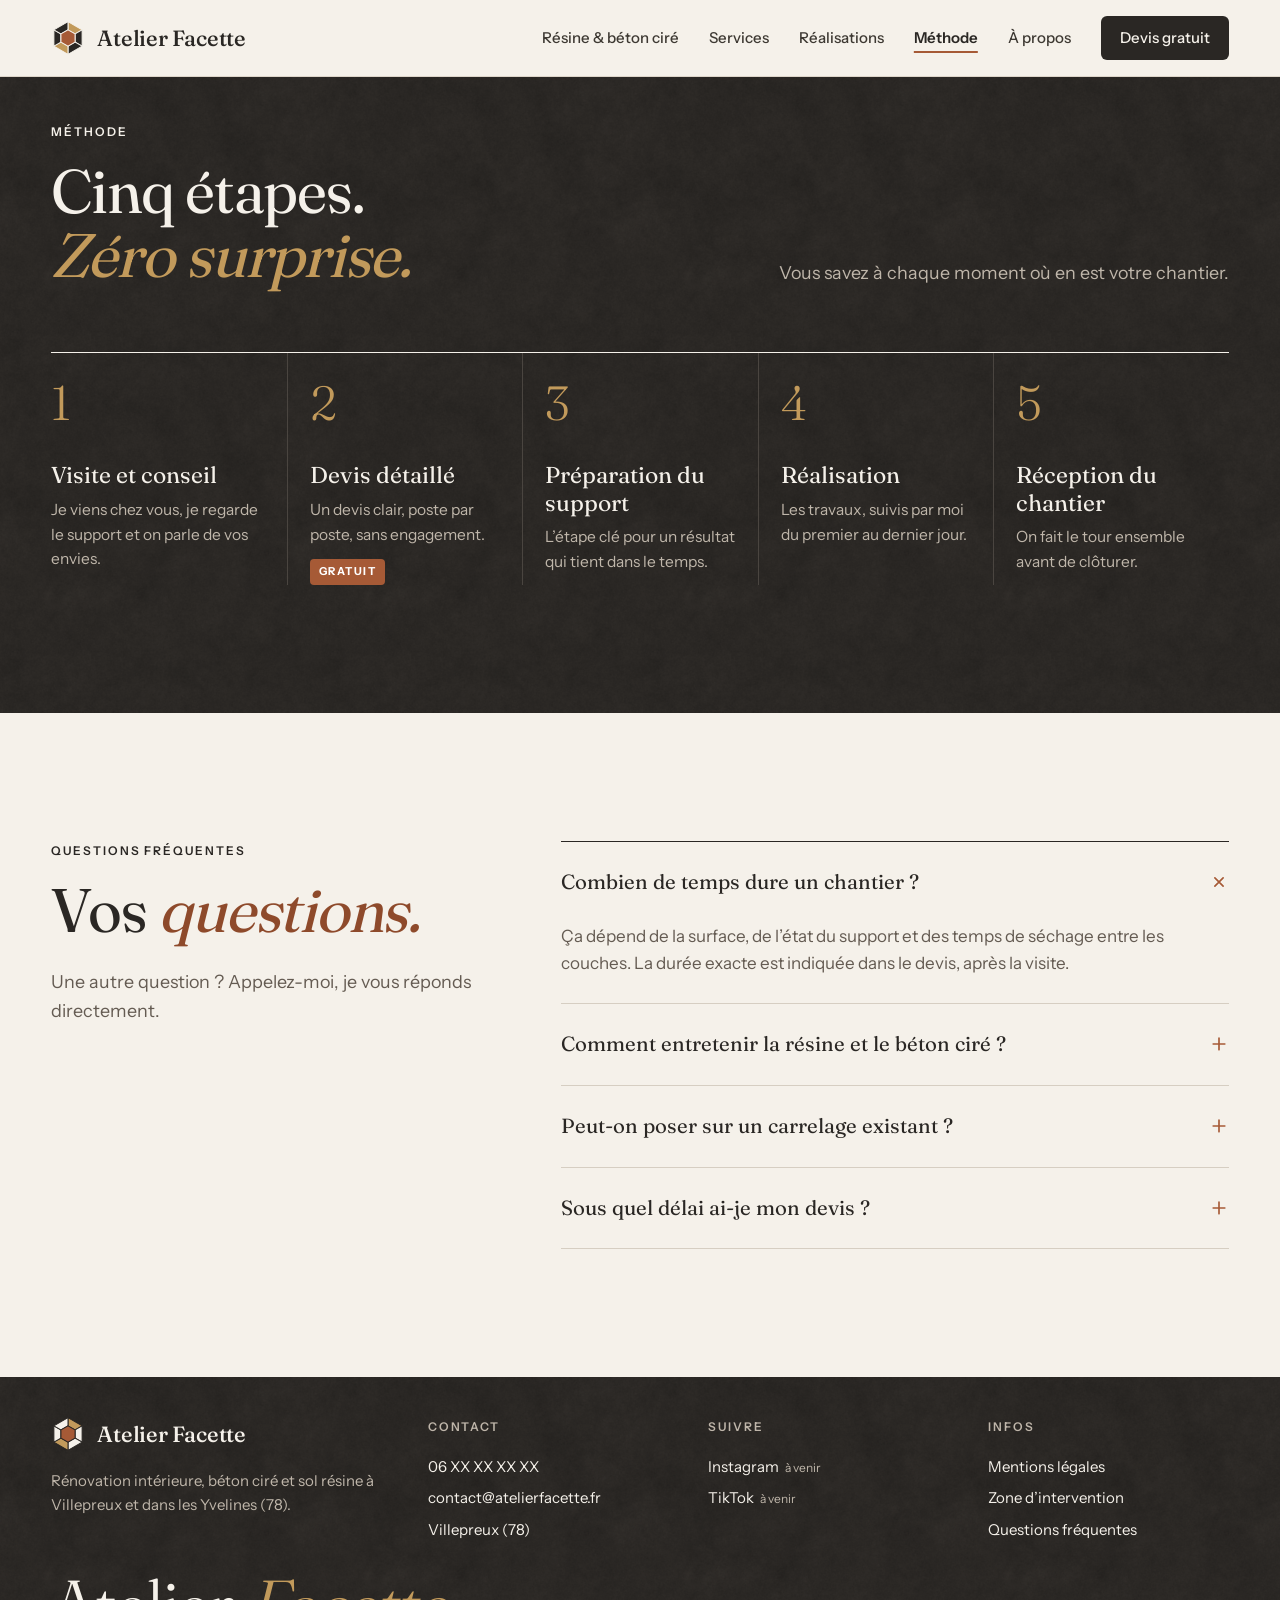
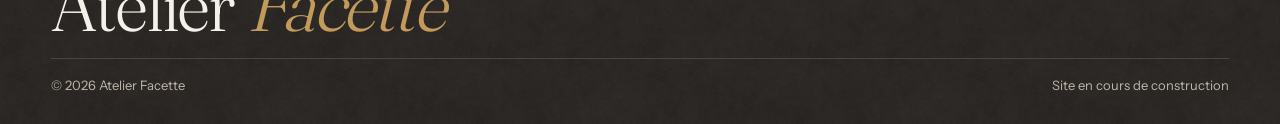
<file: livrables/sites-web/2026-10-09_site-renovation/site/methode.html>
<!doctype html>
<html lang="fr">
<head>
<meta charset="utf-8">
<meta name="viewport" content="width=device-width, initial-scale=1">
<title>Ma méthode de chantier et questions fréquentes · Atelier Facette</title>
<meta name="description" content="Visite, devis gratuit, préparation du support, réalisation, réception : un chantier en cinq étapes, sans surprise.">
<!-- PHASE DE TEST : le site ne doit pas apparaître sur Google. Retirer cette ligne au lancement. -->
<meta name="robots" content="noindex, nofollow">
<meta name="theme-color" content="#F5F1EA">
<link rel="icon" href="images/favicon.svg" type="image/svg+xml">
<link rel="apple-touch-icon" href="images/icone-512.png">
<meta property="og:title" content="Atelier Facette, rénovation intérieure et béton ciré dans les Yvelines">
<meta property="og:description" content="Béton ciré, sol résine et rénovation intérieure à Villepreux et dans les Yvelines (78).">
<meta property="og:image" content="images/salon-beton-cire.jpg">
<meta property="og:locale" content="fr_FR">
<link rel="preload" href="fonts/Fraunces.ttf" as="font" type="font/ttf" crossorigin>
<link rel="stylesheet" href="css/style.css">
<script src="js/main.js" defer></script>
</head>
<body>
<a class="skip" href="#contenu">Aller au contenu</a>

<!-- ================= BARRE DE NAVIGATION ================= -->
<div class="top">
  <div class="wrap top-in">
    <a class="logo" href="index.html" aria-label="Atelier Facette, accueil">
      <span class="logo-mk"><svg viewBox="0 0 100 100" aria-hidden="true"><g stroke="#F5F1EA" stroke-width="3"><polygon points="50,2 91.57,26 70.78,38 50,26" fill="#C29A5B"/><polygon points="91.57,26 91.57,74 70.78,62 70.78,38" fill="#2A2724"/><polygon points="91.57,74 50,98 50,74 70.78,62" fill="#2A2724"/><polygon points="50,98 8.43,74 29.22,62 50,74" fill="#C29A5B"/><polygon points="8.43,74 8.43,26 29.22,38 29.22,62" fill="#2A2724"/><polygon points="8.43,26 50,2 50,26 29.22,38" fill="#2A2724"/><polygon points="50,26 70.78,38 70.78,62 50,74 29.22,62 29.22,38" fill="#A65A36"/></g></svg></span>
      <span class="logo-tx">Atelier Facette</span>
    </a>
    <nav class="nav" id="menu" aria-label="Menu principal">
      <a href="beton-cire-resine.html">Résine &amp; béton ciré</a>
      <a href="services.html">Services</a>
      <a href="realisations.html">Réalisations</a>
      <a href="methode.html" aria-current="page">Méthode</a>
      <a href="a-propos.html">À propos</a>
      <a class="btn btn-ink" href="contact.html" style="min-height:44px;padding:0 18px">Devis gratuit</a>
    </nav>
    <button class="burger" type="button" aria-label="Ouvrir le menu" aria-expanded="false" aria-controls="menu"><svg viewBox="0 0 24 24" class="ic"><path d="M4 7h16M4 12h16M4 17h16"/></svg></button>
  </div>
</div>

<main id="contenu">

<section class="sec dark grain" id="methode">
  <div class="wrap">
    <div class="head rv">
      <div>
        <p class="lbl" style="margin:0 0 18px">Méthode</p>
        <h1 class="h2">Cinq étapes.<br><em>Zéro surprise.</em></h1>
      </div>
      <p class="intro">Vous savez à chaque moment où en est votre chantier.</p>
    </div>
    <ol class="steps st">
      <li class="rv"><span class="k">1</span><h3>Visite et conseil</h3><p>Je viens chez vous, je regarde le support et on parle de vos envies.</p></li>
      <li class="rv"><span class="k">2</span><h3>Devis détaillé</h3><p>Un devis clair, poste par poste, sans engagement.</p><span class="free">Gratuit</span></li>
      <li class="rv"><span class="k">3</span><h3>Préparation du support</h3><p>L’étape clé pour un résultat qui tient dans le temps.</p></li>
      <li class="rv"><span class="k">4</span><h3>Réalisation</h3><p>Les travaux, suivis par moi du premier au dernier jour.</p></li>
      <li class="rv"><span class="k">5</span><h3>Réception du chantier</h3><p>On fait le tour ensemble avant de clôturer.</p></li>
    </ol>
  </div>
</section>

<section class="sec cream" id="faq">
  <div class="wrap faq-g">
    <div class="rv">
      <p class="lbl" style="margin:0 0 18px">Questions fréquentes</p>
      <h2 class="h2">Vos <em>questions.</em></h2>
      <p class="intro" style="margin-top:24px">Une autre question ? Appelez-moi, je vous réponds directement.</p>
    </div>
    <div class="faq rv">
      <details open>
        <summary>Combien de temps dure un chantier ?<svg viewBox="0 0 24 24" class="ic" style="stroke-width:2"><path d="M12 5v14M5 12h14"/></svg></summary>
        <p>Ça dépend de la surface, de l’état du support et des temps de séchage entre les couches. La durée exacte est indiquée dans le devis, après la visite.</p>
      </details>
      <details>
        <summary>Comment entretenir la résine et le béton ciré ?<svg viewBox="0 0 24 24" class="ic" style="stroke-width:2"><path d="M12 5v14M5 12h14"/></svg></summary>
        <p>Au quotidien, un balai et une serpillière avec un nettoyant doux suffisent. Évitez les produits abrasifs. Je vous donne les bons gestes à la fin du chantier.</p>
      </details>
      <details>
        <summary>Peut-on poser sur un carrelage existant ?<svg viewBox="0 0 24 24" class="ic" style="stroke-width:2"><path d="M12 5v14M5 12h14"/></svg></summary>
        <p>Souvent oui, selon l’état et la stabilité du carrelage. Je le vérifie lors de la visite avant de vous le confirmer.</p>
      </details>
      <details>
        <summary>Sous quel délai ai-je mon devis ?<svg viewBox="0 0 24 24" class="ic" style="stroke-width:2"><path d="M12 5v14M5 12h14"/></svg></summary>
        <!-- À COMPLÉTER : délai d'envoi du devis -->
        <p>Après la visite, je vous envoie un devis détaillé et gratuit sous [DÉLAI À PRÉCISER].</p>
      </details>
    </div>
  </div>
</section>

</main>

<!-- ================= PIED DE PAGE ================= -->
<footer class="foot dark grain">
  <div class="wrap">
    <div class="foot-g">
      <div>
        <a class="logo" href="index.html" aria-label="Atelier Facette, accueil" style="color:#F5F1EA">
          <span class="logo-mk"><svg viewBox="0 0 100 100" aria-hidden="true"><g stroke="#2A2724" stroke-width="3"><polygon points="50,2 91.57,26 70.78,38 50,26" fill="#C29A5B"/><polygon points="91.57,26 91.57,74 70.78,62 70.78,38" fill="#F5F1EA"/><polygon points="91.57,74 50,98 50,74 70.78,62" fill="#F5F1EA"/><polygon points="50,98 8.43,74 29.22,62 50,74" fill="#C29A5B"/><polygon points="8.43,74 8.43,26 29.22,38 29.22,62" fill="#F5F1EA"/><polygon points="8.43,26 50,2 50,26 29.22,38" fill="#F5F1EA"/><polygon points="50,26 70.78,38 70.78,62 50,74 29.22,62 29.22,38" fill="#A65A36"/></g></svg></span>
          <span class="logo-tx">Atelier Facette</span>
        </a>
        <p class="foot-txt">Rénovation intérieure, béton ciré et sol résine à Villepreux et dans les Yvelines (78).</p>
      </div>
      <div><h2 class="lbl">Contact</h2><ul><li><a href="tel:06XXXXXXXX">06 XX XX XX XX</a></li><li><a href="mailto:contact@atelierfacette.fr">contact@atelierfacette.fr</a></li><li>Villepreux (78)</li></ul></div>
      <div><h2 class="lbl">Suivre</h2><ul><li>Instagram<span class="soon">à venir</span></li><li>TikTok<span class="soon">à venir</span></li></ul></div>
      <div><h2 class="lbl">Infos</h2><ul><li><a href="mentions-legales.html">Mentions légales</a></li><li><a href="a-propos.html#zone">Zone d’intervention</a></li><li><a href="methode.html#faq">Questions fréquentes</a></li></ul></div>
    </div>
    <div class="foot-big" aria-hidden="true">Atelier <em>Facette</em></div>
    <div class="foot-b"><span>© <span class="year">2026</span> Atelier Facette</span><span>Site en cours de construction</span></div>
  </div>
</footer>

<!-- Barre d'appel fixée en bas de l'écran, sur téléphone uniquement -->
<div class="callbar">
  <a class="btn btn-acc" href="tel:06XXXXXXXX"><svg viewBox="0 0 24 24" class="ic"><path d="M5 4h4l2 5-2.5 1.5a11 11 0 0 0 5 5L15 13l5 2v4a2 2 0 0 1-2 2A16 16 0 0 1 3 6a2 2 0 0 1 2-2"/></svg>Appeler</a>
  <a class="btn btn-ink" href="contact.html">Devis gratuit</a>
</div>

</body>
</html>
</file>
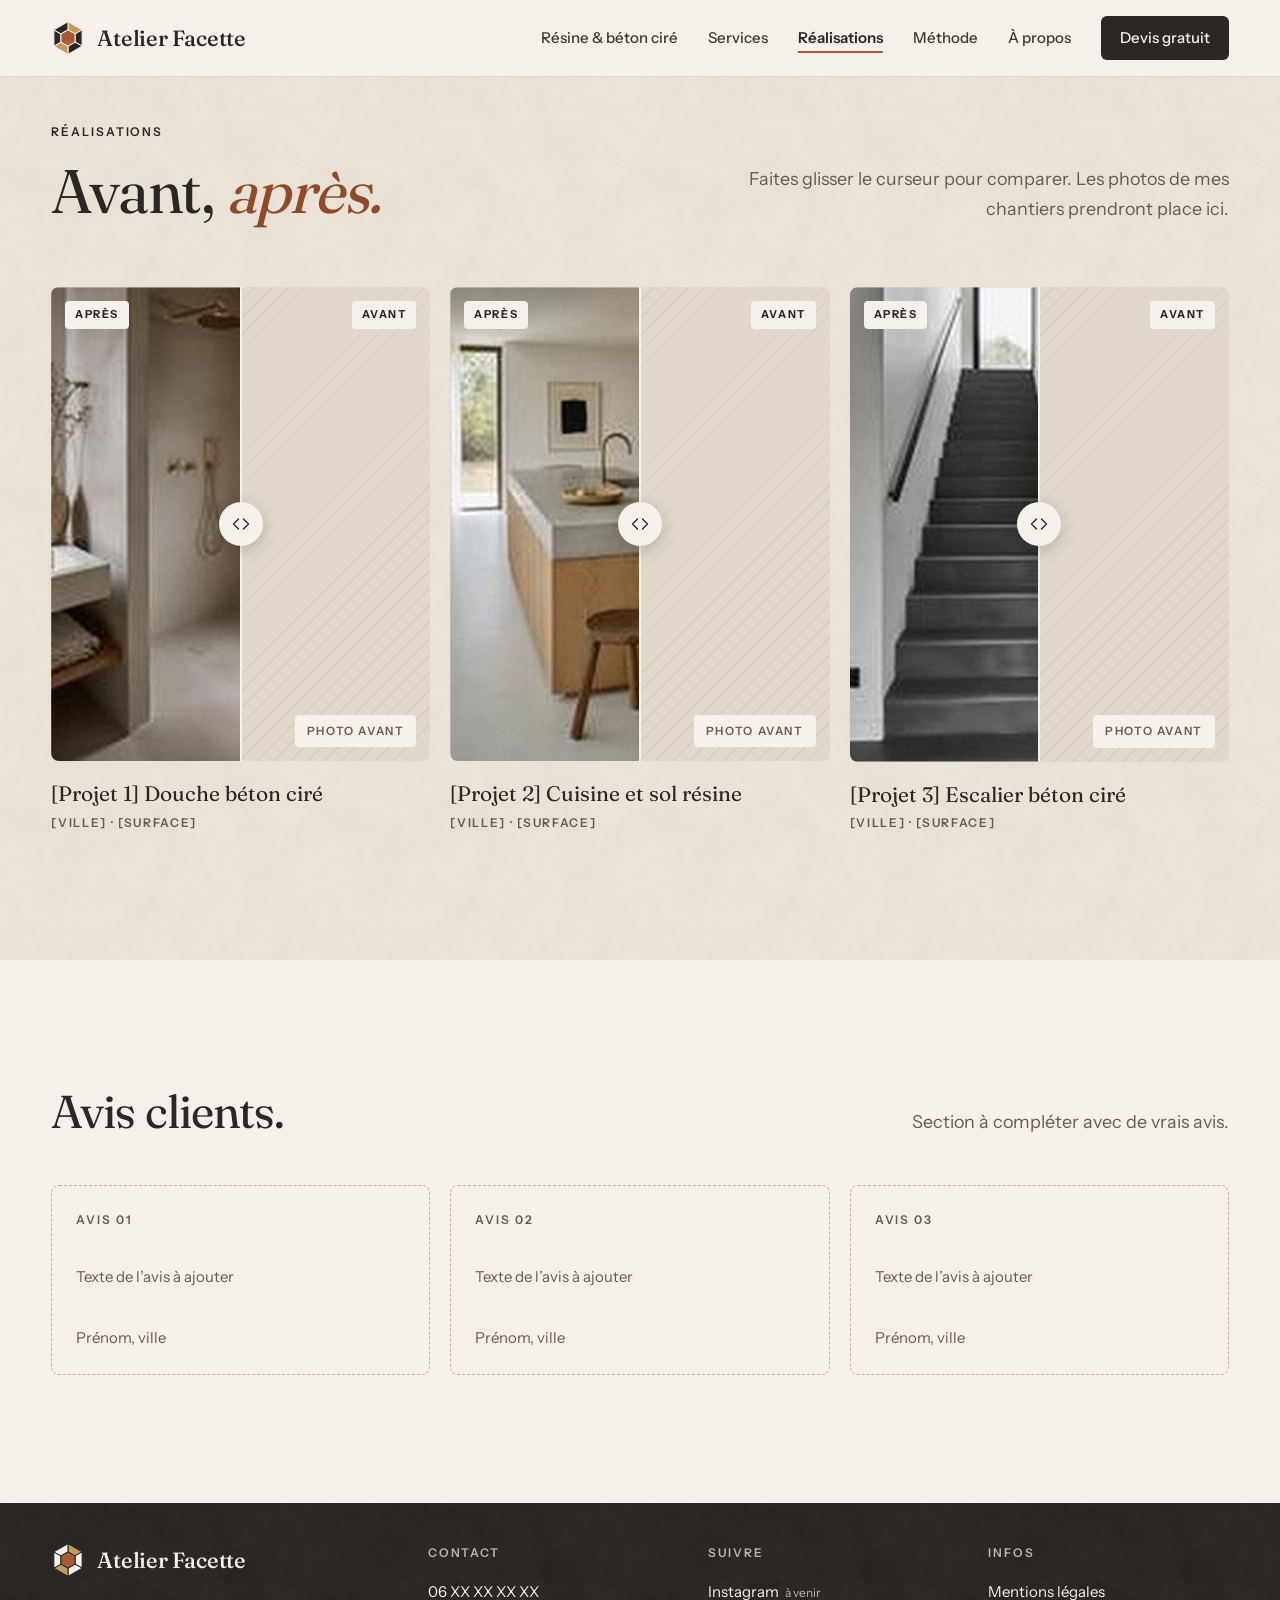
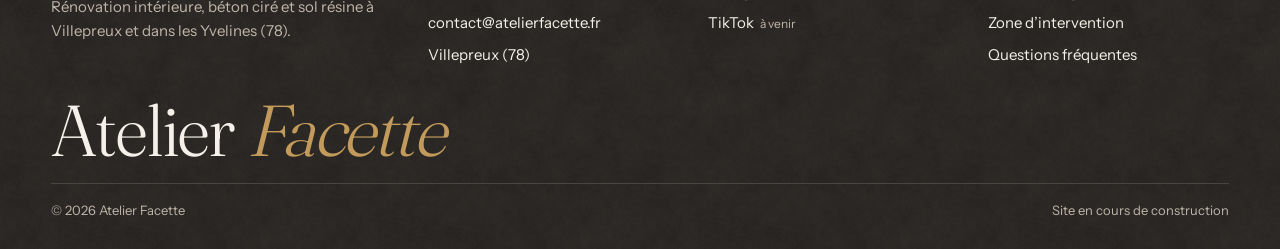
<file: livrables/sites-web/2026-10-09_site-renovation/site/realisations.html>
<!doctype html>
<html lang="fr">
<head>
<meta charset="utf-8">
<meta name="viewport" content="width=device-width, initial-scale=1">
<title>Réalisations, avant et après · Atelier Facette</title>
<meta name="description" content="Chantiers de béton ciré, sol résine et rénovation intérieure dans les Yvelines, en photos avant et après.">
<!-- PHASE DE TEST : le site ne doit pas apparaître sur Google. Retirer cette ligne au lancement. -->
<meta name="robots" content="noindex, nofollow">
<meta name="theme-color" content="#F5F1EA">
<link rel="icon" href="images/favicon.svg" type="image/svg+xml">
<link rel="apple-touch-icon" href="images/icone-512.png">
<meta property="og:title" content="Atelier Facette, rénovation intérieure et béton ciré dans les Yvelines">
<meta property="og:description" content="Béton ciré, sol résine et rénovation intérieure à Villepreux et dans les Yvelines (78).">
<meta property="og:image" content="images/salon-beton-cire.jpg">
<meta property="og:locale" content="fr_FR">
<link rel="preload" href="fonts/Fraunces.ttf" as="font" type="font/ttf" crossorigin>
<link rel="stylesheet" href="css/style.css">
<script src="js/main.js" defer></script>
</head>
<body>
<a class="skip" href="#contenu">Aller au contenu</a>

<!-- ================= BARRE DE NAVIGATION ================= -->
<div class="top">
  <div class="wrap top-in">
    <a class="logo" href="index.html" aria-label="Atelier Facette, accueil">
      <span class="logo-mk"><svg viewBox="0 0 100 100" aria-hidden="true"><g stroke="#F5F1EA" stroke-width="3"><polygon points="50,2 91.57,26 70.78,38 50,26" fill="#C29A5B"/><polygon points="91.57,26 91.57,74 70.78,62 70.78,38" fill="#2A2724"/><polygon points="91.57,74 50,98 50,74 70.78,62" fill="#2A2724"/><polygon points="50,98 8.43,74 29.22,62 50,74" fill="#C29A5B"/><polygon points="8.43,74 8.43,26 29.22,38 29.22,62" fill="#2A2724"/><polygon points="8.43,26 50,2 50,26 29.22,38" fill="#2A2724"/><polygon points="50,26 70.78,38 70.78,62 50,74 29.22,62 29.22,38" fill="#A65A36"/></g></svg></span>
      <span class="logo-tx">Atelier Facette</span>
    </a>
    <nav class="nav" id="menu" aria-label="Menu principal">
      <a href="beton-cire-resine.html">Résine &amp; béton ciré</a>
      <a href="services.html">Services</a>
      <a href="realisations.html" aria-current="page">Réalisations</a>
      <a href="methode.html">Méthode</a>
      <a href="a-propos.html">À propos</a>
      <a class="btn btn-ink" href="contact.html" style="min-height:44px;padding:0 18px">Devis gratuit</a>
    </nav>
    <button class="burger" type="button" aria-label="Ouvrir le menu" aria-expanded="false" aria-controls="menu"><svg viewBox="0 0 24 24" class="ic"><path d="M4 7h16M4 12h16M4 17h16"/></svg></button>
  </div>
</div>

<main id="contenu">

<!-- À COMPLÉTER : remplacer par de vraies photos avant / après de chantiers -->
<section class="sec sand grain" id="realisations">
  <div class="wrap">
    <div class="head rv">
      <div>
        <p class="lbl" style="margin:0 0 18px">Réalisations</p>
        <h1 class="h2">Avant, <em>après.</em></h1>
      </div>
      <p class="intro">Faites glisser le curseur pour comparer. Les photos de mes chantiers prendront place ici.</p>
    </div>
    <div class="real-g st">
      <div class="real-c rv">
        <div class="ba">
          <div class="ph"><span>Photo avant</span></div>
          <div class="after"><img src="images/douche-italienne.jpg" alt="Après : douche en béton ciré (photo d’illustration)" loading="lazy"></div>
          <span class="ba-lab" style="left:14px">APRÈS</span><span class="ba-lab" style="right:14px">AVANT</span>
          <div class="ba-line"><span class="ba-knob"><svg viewBox="0 0 24 24" class="ic"><path d="M9 6l-6 6 6 6M15 6l6 6-6 6"/></svg></span></div>
          <input type="range" min="0" max="100" value="50" aria-label="Comparer avant et après : douche béton ciré">
        </div>
        <h3>[Projet 1] Douche béton ciré</h3><p>[Ville] · [Surface]</p>
      </div>
      <div class="real-c rv">
        <div class="ba">
          <div class="ph"><span>Photo avant</span></div>
          <div class="after"><img src="images/cuisine-sol-resine.jpg" alt="Après : cuisine avec sol résine (photo d’illustration)" loading="lazy"></div>
          <span class="ba-lab" style="left:14px">APRÈS</span><span class="ba-lab" style="right:14px">AVANT</span>
          <div class="ba-line"><span class="ba-knob"><svg viewBox="0 0 24 24" class="ic"><path d="M9 6l-6 6 6 6M15 6l6 6-6 6"/></svg></span></div>
          <input type="range" min="0" max="100" value="50" aria-label="Comparer avant et après : cuisine et sol résine">
        </div>
        <h3>[Projet 2] Cuisine et sol résine</h3><p>[Ville] · [Surface]</p>
      </div>
      <div class="real-c rv">
        <div class="ba">
          <div class="ph"><span>Photo avant</span></div>
          <div class="after"><img src="images/escalier-beton-cire.jpg" alt="Après : escalier en béton ciré (photo d’illustration)" loading="lazy"></div>
          <span class="ba-lab" style="left:14px">APRÈS</span><span class="ba-lab" style="right:14px">AVANT</span>
          <div class="ba-line"><span class="ba-knob"><svg viewBox="0 0 24 24" class="ic"><path d="M9 6l-6 6 6 6M15 6l6 6-6 6"/></svg></span></div>
          <input type="range" min="0" max="100" value="50" aria-label="Comparer avant et après : escalier béton ciré">
        </div>
        <h3>[Projet 3] Escalier béton ciré</h3><p>[Ville] · [Surface]</p>
      </div>
    </div>
  </div>
</section>

<!-- À COMPLÉTER : vrais avis clients, ou supprimer la section avant le lancement -->
<section class="sec cream" id="avis">
  <div class="wrap">
    <div class="head rv">
      <h2 class="h2" style="font-size:clamp(32px,3.6vw,52px)">Avis clients.</h2>
      <p class="intro">Section à compléter avec de vrais avis.</p>
    </div>
    <div class="avis st">
      <div class="avis-c rv"><span class="lbl muted">Avis 01</span><span>Texte de l’avis à ajouter</span><span>Prénom, ville</span></div>
      <div class="avis-c rv"><span class="lbl muted">Avis 02</span><span>Texte de l’avis à ajouter</span><span>Prénom, ville</span></div>
      <div class="avis-c rv"><span class="lbl muted">Avis 03</span><span>Texte de l’avis à ajouter</span><span>Prénom, ville</span></div>
    </div>
  </div>
</section>

</main>

<!-- ================= PIED DE PAGE ================= -->
<footer class="foot dark grain">
  <div class="wrap">
    <div class="foot-g">
      <div>
        <a class="logo" href="index.html" aria-label="Atelier Facette, accueil" style="color:#F5F1EA">
          <span class="logo-mk"><svg viewBox="0 0 100 100" aria-hidden="true"><g stroke="#2A2724" stroke-width="3"><polygon points="50,2 91.57,26 70.78,38 50,26" fill="#C29A5B"/><polygon points="91.57,26 91.57,74 70.78,62 70.78,38" fill="#F5F1EA"/><polygon points="91.57,74 50,98 50,74 70.78,62" fill="#F5F1EA"/><polygon points="50,98 8.43,74 29.22,62 50,74" fill="#C29A5B"/><polygon points="8.43,74 8.43,26 29.22,38 29.22,62" fill="#F5F1EA"/><polygon points="8.43,26 50,2 50,26 29.22,38" fill="#F5F1EA"/><polygon points="50,26 70.78,38 70.78,62 50,74 29.22,62 29.22,38" fill="#A65A36"/></g></svg></span>
          <span class="logo-tx">Atelier Facette</span>
        </a>
        <p class="foot-txt">Rénovation intérieure, béton ciré et sol résine à Villepreux et dans les Yvelines (78).</p>
      </div>
      <div><h2 class="lbl">Contact</h2><ul><li><a href="tel:06XXXXXXXX">06 XX XX XX XX</a></li><li><a href="mailto:contact@atelierfacette.fr">contact@atelierfacette.fr</a></li><li>Villepreux (78)</li></ul></div>
      <div><h2 class="lbl">Suivre</h2><ul><li>Instagram<span class="soon">à venir</span></li><li>TikTok<span class="soon">à venir</span></li></ul></div>
      <div><h2 class="lbl">Infos</h2><ul><li><a href="mentions-legales.html">Mentions légales</a></li><li><a href="a-propos.html#zone">Zone d’intervention</a></li><li><a href="methode.html#faq">Questions fréquentes</a></li></ul></div>
    </div>
    <div class="foot-big" aria-hidden="true">Atelier <em>Facette</em></div>
    <div class="foot-b"><span>© <span class="year">2026</span> Atelier Facette</span><span>Site en cours de construction</span></div>
  </div>
</footer>

<!-- Barre d'appel fixée en bas de l'écran, sur téléphone uniquement -->
<div class="callbar">
  <a class="btn btn-acc" href="tel:06XXXXXXXX"><svg viewBox="0 0 24 24" class="ic"><path d="M5 4h4l2 5-2.5 1.5a11 11 0 0 0 5 5L15 13l5 2v4a2 2 0 0 1-2 2A16 16 0 0 1 3 6a2 2 0 0 1 2-2"/></svg>Appeler</a>
  <a class="btn btn-ink" href="contact.html">Devis gratuit</a>
</div>

</body>
</html>
</file>
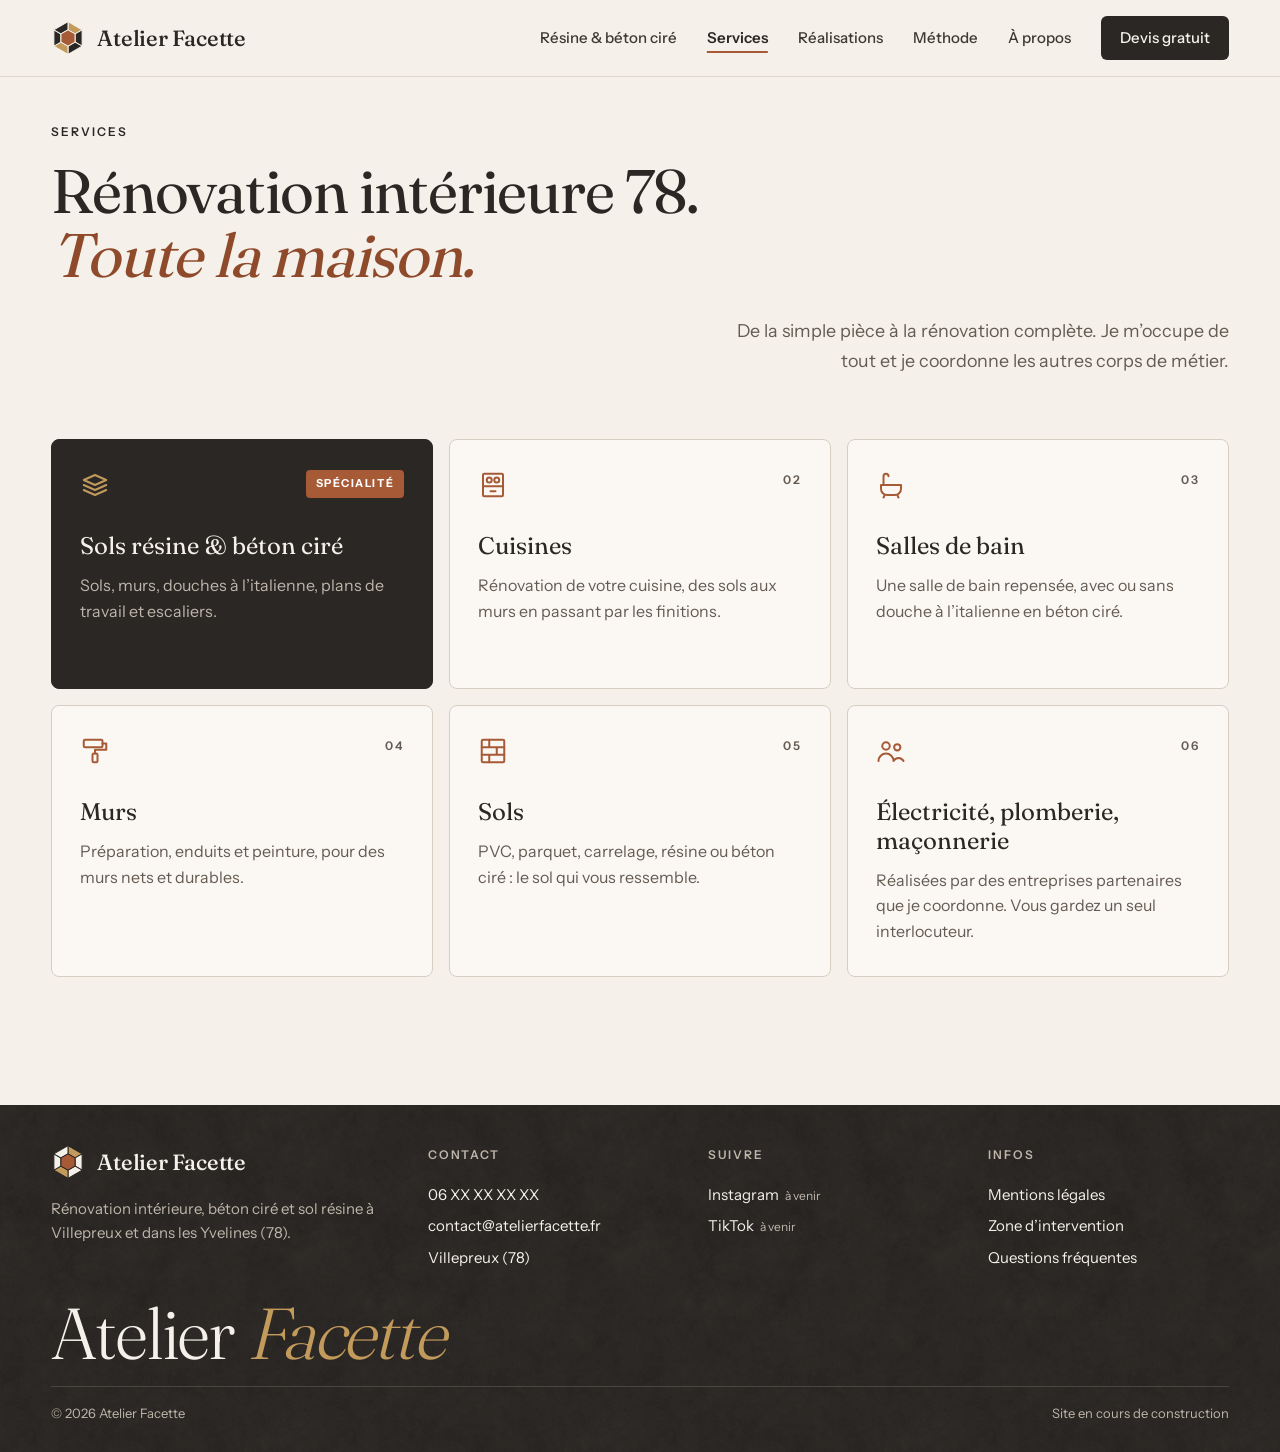
<file: livrables/sites-web/2026-10-09_site-renovation/site/services.html>
<!doctype html>
<html lang="fr">
<head>
<meta charset="utf-8">
<meta name="viewport" content="width=device-width, initial-scale=1">
<title>Rénovation intérieure dans les Yvelines (78) · Atelier Facette</title>
<meta name="description" content="Cuisines, salles de bain, murs, sols (PVC, parquet, carrelage, résine, béton ciré) : rénovation intérieure complète avec un seul interlocuteur.">
<!-- PHASE DE TEST : le site ne doit pas apparaître sur Google. Retirer cette ligne au lancement. -->
<meta name="robots" content="noindex, nofollow">
<meta name="theme-color" content="#F5F1EA">
<link rel="icon" href="images/favicon.svg" type="image/svg+xml">
<link rel="apple-touch-icon" href="images/icone-512.png">
<meta property="og:title" content="Atelier Facette, rénovation intérieure et béton ciré dans les Yvelines">
<meta property="og:description" content="Béton ciré, sol résine et rénovation intérieure à Villepreux et dans les Yvelines (78).">
<meta property="og:image" content="images/salon-beton-cire.jpg">
<meta property="og:locale" content="fr_FR">
<link rel="preload" href="fonts/Fraunces.ttf" as="font" type="font/ttf" crossorigin>
<link rel="stylesheet" href="css/style.css">
<script src="js/main.js" defer></script>
</head>
<body>
<a class="skip" href="#contenu">Aller au contenu</a>

<!-- ================= BARRE DE NAVIGATION ================= -->
<div class="top">
  <div class="wrap top-in">
    <a class="logo" href="index.html" aria-label="Atelier Facette, accueil">
      <span class="logo-mk"><svg viewBox="0 0 100 100" aria-hidden="true"><g stroke="#F5F1EA" stroke-width="3"><polygon points="50,2 91.57,26 70.78,38 50,26" fill="#C29A5B"/><polygon points="91.57,26 91.57,74 70.78,62 70.78,38" fill="#2A2724"/><polygon points="91.57,74 50,98 50,74 70.78,62" fill="#2A2724"/><polygon points="50,98 8.43,74 29.22,62 50,74" fill="#C29A5B"/><polygon points="8.43,74 8.43,26 29.22,38 29.22,62" fill="#2A2724"/><polygon points="8.43,26 50,2 50,26 29.22,38" fill="#2A2724"/><polygon points="50,26 70.78,38 70.78,62 50,74 29.22,62 29.22,38" fill="#A65A36"/></g></svg></span>
      <span class="logo-tx">Atelier Facette</span>
    </a>
    <nav class="nav" id="menu" aria-label="Menu principal">
      <a href="beton-cire-resine.html">Résine &amp; béton ciré</a>
      <a href="services.html" aria-current="page">Services</a>
      <a href="realisations.html">Réalisations</a>
      <a href="methode.html">Méthode</a>
      <a href="a-propos.html">À propos</a>
      <a class="btn btn-ink" href="contact.html" style="min-height:44px;padding:0 18px">Devis gratuit</a>
    </nav>
    <button class="burger" type="button" aria-label="Ouvrir le menu" aria-expanded="false" aria-controls="menu"><svg viewBox="0 0 24 24" class="ic"><path d="M4 7h16M4 12h16M4 17h16"/></svg></button>
  </div>
</div>

<main id="contenu">

<section class="sec cream" id="services">
  <div class="wrap">
    <div class="head rv">
      <div>
        <p class="lbl" style="margin:0 0 18px">Services</p>
        <h1 class="h2">Rénovation intérieure 78.<br><em>Toute la maison.</em></h1>
      </div>
      <p class="intro">De la simple pièce à la rénovation complète. Je m’occupe de tout et je coordonne les autres corps de métier.</p>
    </div>
    <div class="svc st">
      <article class="card feat rv">
        <div class="top-r"><svg viewBox="0 0 24 24" class="ic"><path d="M12 4l9 4-9 4-9-4 9-4z"/><path d="M3 12l9 4 9-4M3 16l9 4 9-4"/></svg><span class="tagacc">Spécialité</span></div>
        <h3>Sols résine &amp; béton ciré</h3>
        <p>Sols, murs, douches à l’italienne, plans de travail et escaliers.</p>
      </article>
      <article class="card rv">
        <div class="top-r"><svg viewBox="0 0 24 24" class="ic"><rect x="4" y="3" width="16" height="18" rx="1"/><circle cx="9" cy="8" r="2"/><circle cx="15" cy="8" r="2"/><path d="M4 13h16M10 17h4"/></svg><span class="lbl">02</span></div>
        <h3>Cuisines</h3>
        <p>Rénovation de votre cuisine, des sols aux murs en passant par les finitions.</p>
      </article>
      <article class="card rv">
        <div class="top-r"><svg viewBox="0 0 24 24" class="ic"><path d="M4 12h16v3a5 5 0 0 1-5 5H9a5 5 0 0 1-5-5v-3z"/><path d="M6 12V5a2 2 0 0 1 4 0"/><path d="M7 20l-1 2M17 20l1 2"/></svg><span class="lbl">03</span></div>
        <h3>Salles de bain</h3>
        <p>Une salle de bain repensée, avec ou sans douche à l’italienne en béton ciré.</p>
      </article>
      <article class="card rv">
        <div class="top-r"><svg viewBox="0 0 24 24" class="ic"><rect x="3" y="3" width="15" height="6" rx="1"/><path d="M18 6h3v5h-9v3"/><rect x="10" y="14" width="4" height="7" rx="1"/></svg><span class="lbl">04</span></div>
        <h3>Murs</h3>
        <p>Préparation, enduits et peinture, pour des murs nets et durables.</p>
      </article>
      <article class="card rv">
        <div class="top-r"><svg viewBox="0 0 24 24" class="ic"><rect x="3" y="3" width="18" height="18" rx="1"/><path d="M3 9h18M3 15h18M9 3v6M15 9v6M9 15v6"/></svg><span class="lbl">05</span></div>
        <h3>Sols</h3>
        <p>PVC, parquet, carrelage, résine ou béton ciré : le sol qui vous ressemble.</p>
      </article>
      <article class="card rv">
        <div class="top-r"><svg viewBox="0 0 24 24" class="ic"><circle cx="8" cy="8" r="3"/><circle cx="17" cy="9" r="2.5"/><path d="M2 20a6 6 0 0 1 12 0M14 20a4.5 4.5 0 0 1 8 0"/></svg><span class="lbl">06</span></div>
        <h3>Électricité, plomberie, maçonnerie</h3>
        <p>Réalisées par des entreprises partenaires que je coordonne. Vous gardez un seul interlocuteur.</p>
      </article>
    </div>
  </div>
</section>

</main>

<!-- ================= PIED DE PAGE ================= -->
<footer class="foot dark grain">
  <div class="wrap">
    <div class="foot-g">
      <div>
        <a class="logo" href="index.html" aria-label="Atelier Facette, accueil" style="color:#F5F1EA">
          <span class="logo-mk"><svg viewBox="0 0 100 100" aria-hidden="true"><g stroke="#2A2724" stroke-width="3"><polygon points="50,2 91.57,26 70.78,38 50,26" fill="#C29A5B"/><polygon points="91.57,26 91.57,74 70.78,62 70.78,38" fill="#F5F1EA"/><polygon points="91.57,74 50,98 50,74 70.78,62" fill="#F5F1EA"/><polygon points="50,98 8.43,74 29.22,62 50,74" fill="#C29A5B"/><polygon points="8.43,74 8.43,26 29.22,38 29.22,62" fill="#F5F1EA"/><polygon points="8.43,26 50,2 50,26 29.22,38" fill="#F5F1EA"/><polygon points="50,26 70.78,38 70.78,62 50,74 29.22,62 29.22,38" fill="#A65A36"/></g></svg></span>
          <span class="logo-tx">Atelier Facette</span>
        </a>
        <p class="foot-txt">Rénovation intérieure, béton ciré et sol résine à Villepreux et dans les Yvelines (78).</p>
      </div>
      <div><h2 class="lbl">Contact</h2><ul><li><a href="tel:06XXXXXXXX">06 XX XX XX XX</a></li><li><a href="mailto:contact@atelierfacette.fr">contact@atelierfacette.fr</a></li><li>Villepreux (78)</li></ul></div>
      <div><h2 class="lbl">Suivre</h2><ul><li>Instagram<span class="soon">à venir</span></li><li>TikTok<span class="soon">à venir</span></li></ul></div>
      <div><h2 class="lbl">Infos</h2><ul><li><a href="mentions-legales.html">Mentions légales</a></li><li><a href="a-propos.html#zone">Zone d’intervention</a></li><li><a href="methode.html#faq">Questions fréquentes</a></li></ul></div>
    </div>
    <div class="foot-big" aria-hidden="true">Atelier <em>Facette</em></div>
    <div class="foot-b"><span>© <span class="year">2026</span> Atelier Facette</span><span>Site en cours de construction</span></div>
  </div>
</footer>

<!-- Barre d'appel fixée en bas de l'écran, sur téléphone uniquement -->
<div class="callbar">
  <a class="btn btn-acc" href="tel:06XXXXXXXX"><svg viewBox="0 0 24 24" class="ic"><path d="M5 4h4l2 5-2.5 1.5a11 11 0 0 0 5 5L15 13l5 2v4a2 2 0 0 1-2 2A16 16 0 0 1 3 6a2 2 0 0 1 2-2"/></svg>Appeler</a>
  <a class="btn btn-ink" href="contact.html">Devis gratuit</a>
</div>

</body>
</html>
</file>
<file: livrables/sites-web/2026-10-09_site-renovation/site/css/style.css>
/* =========================================================
   Atelier Facette : feuille de style du site
   Couleurs, polices, mise en page et animations.
   ========================================================= */

/* ---------- Polices hébergées sur le site (pas d'appel à Google, conforme RGPD) ---------- */
@font-face{font-family:'Fraunces';src:url('../fonts/Fraunces.ttf') format('truetype');font-weight:100 900;font-display:swap}
@font-face{font-family:'Instrument Sans';src:url('../fonts/InstrumentSans.ttf') format('truetype');font-weight:400 700;font-display:swap}

/* ---------- Couleurs de la marque ---------- */
:root{
  --cream:#F5F1EA;     /* blanc cassé, fond principal */
  --sand:#EAE2D6;      /* sable, fond alterné */
  --stone:#D6CEC2;     /* béton clair, bordures */
  --pebble:#645B52;    /* galet, textes secondaires */
  --ink:#2A2724;       /* anthracite chaud, textes et fonds sombres */
  --terra:#A65A36;     /* terracotta, couleur d'accent */
  --terra-dark:#8E4A2B;
  --ochre:#C29A5B;     /* ocre, touches ponctuelles */
  --card:#FBF8F3;
  --serif:'Fraunces',Georgia,serif;
  --sans:'Instrument Sans',system-ui,sans-serif;
}

/* ---------- Bases ---------- */
*,*::before,*::after{box-sizing:border-box}
html{scroll-behavior:smooth}
body{margin:0;background:var(--cream);color:var(--ink);font-family:var(--sans);font-size:17px;line-height:1.6;overflow-x:clip}
/* Chaque page occupe au moins tout l'écran : le pied de page reste en bas, même si le contenu est court */
body{min-height:100vh;min-height:100dvh;display:flex;flex-direction:column}
main{flex:1}
img{max-width:100%}
a{color:var(--ink)}a:hover{color:var(--terra-dark)}
.wrap{max-width:1320px;margin:0 auto;padding:0 clamp(16px,4vw,56px)}
.sec{padding:clamp(80px,10vw,150px) 0;scroll-margin-top:72px;position:relative;isolation:isolate}
main > .sec:first-child{padding-top:clamp(28px,3.5vw,48px)} /* écart réduit entre le menu et le début de la page */
.cream{background:var(--cream)}
.sand{background:var(--sand)}
.dark{background:var(--ink);color:var(--cream)}
.grain::before{content:"";position:absolute;inset:0;background-image:url('../images/grain.png');background-size:320px 320px;opacity:.45;mix-blend-mode:soft-light;pointer-events:none;z-index:-1}
.dark.grain::before{opacity:.32;mix-blend-mode:overlay}
.skip{position:absolute;left:-9999px;top:8px;z-index:100;background:var(--ink);color:var(--cream);padding:10px 16px;border-radius:6px}
.skip:focus{left:16px;color:var(--cream)}

/* ---------- Textes ---------- */
.lbl{font-size:12px;font-weight:600;letter-spacing:.16em;text-transform:uppercase;color:var(--ink)}
.num{color:var(--terra-dark);margin-right:10px}
.muted{color:var(--pebble)}
.h1{margin:0;font-family:var(--serif);font-weight:400;font-size:clamp(48px,7.2vw,112px);line-height:1.02;letter-spacing:-.025em;max-width:11.5em}
.h2{margin:0;font-family:var(--serif);font-weight:400;font-size:clamp(38px,4.8vw,70px);line-height:1.05;letter-spacing:-.02em}
.h2 em{font-style:italic;color:var(--terra-dark)}
.dark .h2 em{color:var(--ochre)}
.intro{font-size:clamp(17px,1.4vw,19.5px);color:var(--pebble);max-width:500px;margin:0;line-height:1.65}
.dark .intro{color:#BFB6AA}
.head{display:flex;justify-content:space-between;align-items:flex-end;gap:28px 64px;flex-wrap:wrap}
.head .intro{text-align:right;margin-left:auto}
.eyebrow{display:flex;align-items:center;gap:12px;margin-bottom:26px}
.eyebrow i{width:22px;height:1px;background:var(--terra);display:block;flex:none}

/* ---------- Boutons ---------- */
.btn{display:inline-flex;align-items:center;justify-content:center;gap:10px;min-height:52px;padding:0 26px;border-radius:6px;font-weight:600;font-size:16px;text-decoration:none;border:1px solid transparent;cursor:pointer;font-family:inherit;transition:background-color .35s ease,color .35s ease,border-color .35s ease}
.btn svg{width:18px;height:18px}
.btn .arr{transition:transform .35s ease}
.btn:hover .arr{transform:translateX(4px)}
.btn-acc{background:var(--terra);color:#fff}.btn-acc:hover{background:var(--terra-dark);color:#fff}
.btn-line{border-color:#CFC6B9;color:var(--ink);background:transparent}.btn-line:hover{border-color:var(--ink);background:var(--ink);color:var(--cream)}
.btn-ink{background:var(--ink);color:var(--cream)}.btn-ink:hover{background:var(--terra);color:#fff}
.ic{fill:none;stroke:currentColor;stroke-width:1.6;stroke-linecap:round;stroke-linejoin:round}

/* ---------- Légendes et images ---------- */
.cap{position:absolute;left:16px;bottom:16px;display:flex;align-items:center;gap:10px;background:rgba(245,241,234,.94);padding:8px 13px;border-radius:5px;font-size:13.5px;font-weight:600;z-index:3}
.cap small{font-size:11px;font-weight:600;letter-spacing:.14em;text-transform:uppercase;color:var(--pebble)}
.img{display:block;width:100%;height:100%;object-fit:cover}
.ph{background-color:#E1D8CB;background-image:repeating-linear-gradient(135deg,rgba(42,39,36,.07) 0 1px,transparent 1px 12px);display:flex;align-items:center;justify-content:center}
.ph span{font-size:11.5px;font-weight:600;letter-spacing:.14em;text-transform:uppercase;color:var(--pebble);background:var(--cream);padding:7px 12px;border-radius:4px}
.zoom img{transition:transform 1.2s cubic-bezier(.2,.7,.2,1)}
.zoom:hover img{transform:scale(1.05)}

/* ---------- Barre de navigation ---------- */
.top{position:sticky;top:0;z-index:30;background:rgba(245,241,234,.93);backdrop-filter:blur(10px);-webkit-backdrop-filter:blur(10px);border-bottom:1px solid #DED6CA}
.top-in{display:flex;align-items:center;justify-content:space-between;gap:24px;height:76px}
.logo{display:flex;align-items:center;gap:12px;text-decoration:none;color:var(--ink)}
.logo-mk{position:relative;display:block;width:34px;height:34px;overflow:hidden;-webkit-mask:linear-gradient(#000 0 0);mask:linear-gradient(#000 0 0)}
.logo-mk svg{display:block;width:34px;height:34px}
.logo-mk::after{content:"";position:absolute;top:-20%;bottom:-20%;left:-80%;width:45%;background:linear-gradient(100deg,transparent,rgba(255,255,255,.85),transparent);transform:skewX(-18deg);opacity:0}
.logo-tx{font-family:var(--serif);font-weight:500;font-size:22px;letter-spacing:-.01em;line-height:1}
.nav{display:flex;align-items:center;gap:30px}
.nav a{text-decoration:none;font-weight:500;font-size:15px;color:#3E3933}
.nav a:hover{color:var(--terra-dark)}
/* Page en cours, soulignée dans le menu */
.nav a[aria-current="page"]{color:var(--ink);font-weight:600;text-decoration:underline;text-decoration-color:var(--terra);text-decoration-thickness:2px;text-underline-offset:8px}
.nav a.btn{color:var(--cream)}
.burger{display:none;width:48px;height:48px;border:1px solid #CFC6B9;border-radius:6px;background:transparent;align-items:center;justify-content:center;cursor:pointer;color:var(--ink)}
.burger svg{width:22px;height:22px}

/* ---------- En-tête (hero) ---------- */
.hero{padding:clamp(28px,3.5vw,48px) 0 0}
.hero-head{display:flex;justify-content:space-between;align-items:flex-end;gap:32px 64px;flex-wrap:wrap}
.hero-r{display:flex;flex-direction:column;align-items:flex-end;gap:26px;max-width:450px;margin-left:auto}
.hero-r .intro{text-align:right}
.cta{display:flex;flex-wrap:wrap;gap:10px;justify-content:flex-end}
.w{display:inline-block;white-space:pre}
.tabs{display:flex;gap:32px;margin-top:clamp(48px,6vw,80px);border-bottom:1px solid var(--stone);overflow-x:auto;scrollbar-width:none}
.tabs::-webkit-scrollbar{display:none}
.tab{appearance:none;background:none;border:0;border-bottom:2px solid transparent;margin-bottom:-1px;padding:12px 0;display:flex;align-items:center;gap:9px;font-family:inherit;font-size:16px;font-weight:500;color:var(--pebble);cursor:pointer;white-space:nowrap;min-height:48px;transition:color .3s,border-color .3s}
.tab svg{width:19px;height:19px}
.tab:hover{color:var(--ink)}
.tab[aria-selected="true"]{color:var(--ink);font-weight:600;border-bottom-color:var(--terra)}
.show{position:relative;margin-top:24px;aspect-ratio:21/9;overflow:hidden;border-radius:8px;background:#E1D8CB}
.par{position:absolute;left:0;right:0;top:-7%;height:114%}
.slide{position:absolute;inset:0;opacity:0;transition:opacity 1.6s ease}
.slide.on{opacity:1}
.slide img{display:block;width:100%;height:100%;object-fit:cover;transform-origin:60% 50%}
.dots{position:absolute;right:68px;bottom:28px;display:flex;gap:6px;z-index:3}
.dots i{display:block;width:22px;height:2px;background:rgba(245,241,234,.55);border-radius:2px}
.dots i.on{background:var(--cream)}
.pause{position:absolute;right:16px;bottom:16px;z-index:3;width:44px;height:44px;border-radius:50%;border:0;background:rgba(245,241,234,.94);color:var(--ink);display:flex;align-items:center;justify-content:center;cursor:pointer}
.pause svg{width:16px;height:16px}
.facts{display:grid;grid-template-columns:repeat(4,minmax(0,1fr));border-bottom:1px solid var(--stone);margin-top:8px}
.fact{padding:26px 24px 30px 0;display:flex;flex-direction:column;gap:6px}
.fact + .fact{padding-left:24px;border-left:1px solid var(--stone)}
.fact b{font-family:var(--serif);font-size:21px;font-weight:400;line-height:1.25}

/* ---------- Spécialité ---------- */
.spec-g{display:grid;grid-template-columns:minmax(0,1fr) minmax(0,1fr);gap:clamp(32px,5vw,72px);margin-top:64px}
.adv{list-style:none;margin:0;padding:0;border-top:1px solid var(--stone)}
.adv li{display:grid;grid-template-columns:48px minmax(0,1fr);gap:8px;padding:24px 0;border-bottom:1px solid var(--stone)}
.adv .lbl{padding-top:6px;color:var(--terra-dark)}
.adv h3{margin:0;font-family:var(--serif);font-size:23px;font-weight:400}
.adv p{margin:4px 0 0;color:var(--pebble);font-size:16px}
.nuan{background:var(--cream);border-radius:8px;overflow:hidden;display:flex;flex-direction:column;box-shadow:0 1px 0 var(--stone)}
.nuan-pv{position:relative;aspect-ratio:4/3;overflow:hidden}
.nuan-pv .tx{position:absolute;inset:0;width:100%;height:100%;object-fit:cover;opacity:0;transition:opacity .9s ease}
.nuan-pv .tx.on{opacity:1}
.nuan-body{padding:22px 24px 24px;display:flex;flex-direction:column;gap:18px}
.nuan-top{display:flex;justify-content:space-between;gap:16px;align-items:baseline;flex-wrap:wrap}
.sws{display:grid;grid-template-columns:repeat(6,minmax(0,1fr));gap:8px}
.sw{appearance:none;border:1px solid var(--stone);border-radius:6px;padding:4px;background:var(--card);cursor:pointer;display:flex;flex-direction:column;gap:6px;font-family:inherit;color:var(--ink);min-height:44px;transition:border-color .3s}
.sw img{display:block;width:100%;aspect-ratio:1;object-fit:cover;border-radius:4px}
.sw span{font-size:11.5px;font-weight:600;line-height:1.15;text-align:center;padding-bottom:2px}
.sw:hover{border-color:#A79C8E}
.sw[aria-pressed="true"]{border-color:var(--ink);box-shadow:inset 0 -2px 0 var(--terra)}
.rooms{display:grid;grid-template-columns:repeat(3,minmax(0,1fr));gap:20px;margin-top:clamp(56px,7vw,96px)}
.room{display:flex;flex-direction:column;gap:14px}
.room .fr{position:relative;aspect-ratio:4/5;overflow:hidden;border-radius:8px;background:#E1D8CB}
.room h3{margin:0;font-family:var(--serif);font-size:23px;font-weight:400}
.room p{margin:0;color:var(--pebble);font-size:15.5px}

/* ---------- Services ---------- */
.svc{display:grid;grid-template-columns:repeat(3,minmax(0,1fr));gap:16px;margin-top:64px}
.card{padding:30px 28px 32px;border:1px solid var(--stone);border-radius:8px;display:flex;flex-direction:column;gap:12px;min-height:250px;background:var(--card);transition:border-color .35s,transform .35s}
.card:hover{border-color:#A79C8E;transform:translateY(-3px)}
.card .top-r{display:flex;justify-content:space-between;align-items:flex-start;margin-bottom:20px}
.card .top-r svg{width:30px;height:30px;color:var(--terra)}
.card h3{margin:0;font-family:var(--serif);font-size:24px;font-weight:400;line-height:1.2}
.card p{margin:0;color:var(--pebble);font-size:16px}
.card .lbl{color:var(--pebble)}
.card.feat{background:var(--ink);color:var(--cream);border-color:var(--ink)}
.card.feat p{color:#BFB6AA}
.card.feat .top-r svg{color:var(--ochre)}
.tagacc{font-size:11px;font-weight:700;letter-spacing:.14em;text-transform:uppercase;background:var(--terra);color:#fff;padding:5px 10px;border-radius:4px}

/* ---------- Réalisations (avant / après) ---------- */
.real-g{display:grid;grid-template-columns:repeat(3,minmax(0,1fr));gap:20px;margin-top:64px}
.ba{--pos:50%;position:relative;aspect-ratio:4/5;overflow:hidden;user-select:none;border-radius:8px;background:#E1D8CB}
.ba > .ph,.ba > .after{position:absolute;inset:0}
.ba .ph span{position:absolute;right:14px;bottom:14px}
.ba .after{overflow:hidden;clip-path:inset(0 calc(100% - var(--pos)) 0 0)}
.ba .after img{display:block;width:100%;height:100%;object-fit:cover;transition:transform 1.2s cubic-bezier(.2,.7,.2,1)}
.ba:hover .after img{transform:scale(1.05)}
.ba-lab{position:absolute;top:14px;z-index:3;padding:5px 10px;border-radius:4px;font-size:11px;font-weight:700;letter-spacing:.14em;background:var(--cream);color:var(--ink)}
.ba-line{position:absolute;top:0;bottom:0;left:var(--pos);width:2px;background:var(--cream);z-index:2;transform:translateX(-1px);pointer-events:none}
.ba-knob{position:absolute;top:50%;left:50%;width:44px;height:44px;margin:-22px 0 0 -22px;border-radius:50%;background:var(--cream);box-shadow:0 4px 16px rgba(42,39,36,.22);display:flex;align-items:center;justify-content:center;color:var(--ink)}
.ba-knob svg{width:20px;height:20px}
.ba input{position:absolute;inset:0;width:100%;height:100%;opacity:0;cursor:ew-resize;z-index:4;margin:0}
.real-c h3{margin:16px 0 2px;font-family:var(--serif);font-size:21px;font-weight:400}
.real-c p{margin:0;font-size:12px;font-weight:600;letter-spacing:.14em;text-transform:uppercase;color:var(--pebble)}

/* ---------- Méthode ---------- */
.dark .lbl{color:var(--cream)}
.dark .num{color:var(--ochre)}
.steps{list-style:none;margin:64px 0 0;padding:0;display:grid;grid-template-columns:repeat(5,minmax(0,1fr));border-top:1px solid var(--cream)}
.steps li{padding:26px 22px 0 0}
.steps li + li{padding-left:22px;border-left:1px solid #4A4540}
.steps .k{font-family:var(--serif);font-size:48px;line-height:1;color:var(--ochre);font-weight:300}
.steps h3{margin:34px 0 8px;font-family:var(--serif);font-size:23px;font-weight:400;line-height:1.2}
.steps p{margin:0;color:#BFB6AA;font-size:15.5px}
.free{display:inline-block;margin-top:12px;font-size:11px;font-weight:700;letter-spacing:.14em;text-transform:uppercase;background:var(--terra);color:#fff;padding:4px 9px;border-radius:4px}

/* ---------- À propos ---------- */
.ab-g{display:grid;grid-template-columns:minmax(0,1fr) minmax(0,1fr);gap:clamp(32px,6vw,96px);align-items:stretch}
.ab-ph{position:relative;min-height:560px;overflow:hidden;border-radius:8px;background:#E1D8CB}
.ab-tx{display:flex;flex-direction:column;justify-content:space-between;gap:40px}
.ab-tx p:not(.lbl){font-size:clamp(17px,1.35vw,19px);color:#3E3933;margin:0 0 16px}
.stats{display:grid;grid-template-columns:repeat(2,minmax(0,1fr));gap:12px}
.stat{padding:22px 22px 24px;border:1px solid var(--stone);border-radius:8px;background:var(--card)}
.stat b{display:block;font-family:var(--serif);font-size:clamp(44px,4.2vw,62px);font-weight:300;line-height:1;font-variant-numeric:tabular-nums}
.stat b small{font-family:var(--sans);font-size:.3em;font-weight:600;letter-spacing:.06em;color:var(--terra-dark);margin-left:6px;vertical-align:.9em}
.stat p{margin:8px 0 0;font-size:15px;color:var(--pebble)}

/* ---------- Avis ---------- */
.avis{display:grid;grid-template-columns:repeat(3,minmax(0,1fr));gap:20px;margin-top:48px}
.avis-c{border:1px dashed #BDB3A5;border-radius:8px;min-height:190px;padding:24px;display:flex;flex-direction:column;justify-content:space-between;color:var(--pebble);font-size:15px}

/* ---------- Zone d'intervention ---------- */
.zone-g{display:grid;grid-template-columns:minmax(0,1fr) minmax(0,1fr);gap:clamp(32px,5vw,80px);align-items:center;margin-top:56px}
.towns{list-style:none;margin:0;padding:0;border-top:1px solid #CFC6B9}
.towns li{display:flex;justify-content:space-between;align-items:center;padding:16px 0;border-bottom:1px solid #CFC6B9;font-size:18px;font-weight:500}
.towns li.base{font-family:var(--serif);font-size:22px;font-weight:500}
.towns li .lbl{font-family:var(--sans);color:var(--pebble);font-size:11px}
.towns li.base .lbl{color:var(--terra-dark)}
.map{position:relative;aspect-ratio:1/1;background:var(--cream);border-radius:8px;overflow:hidden}
.ring{position:absolute;left:36%;top:42%;transform:translate(-50%,-50%);border:1px dashed #BDB3A5;border-radius:50%}
.pin{position:absolute;transform:translate(-50%,-50%);display:flex;align-items:center;gap:8px}
.pin i{width:9px;height:9px;border-radius:50%;background:var(--ink);display:block;flex:none}
.pin span{font-size:12.5px;font-weight:600;white-space:nowrap}
.pin.base i{width:16px;height:16px;background:var(--terra);box-shadow:0 0 0 6px rgba(166,90,54,.18)}
.pin.base span{font-family:var(--serif);font-size:17px;font-weight:500}
.map-n{position:absolute;left:16px;bottom:14px;color:var(--pebble);font-size:11px}

/* ---------- Questions fréquentes ---------- */
.faq-g{display:grid;grid-template-columns:minmax(0,.8fr) minmax(0,1.2fr);gap:clamp(32px,5vw,80px)}
.faq{border-top:1px solid var(--ink)}
.faq details{border-bottom:1px solid var(--stone)}
.faq summary{list-style:none;cursor:pointer;display:flex;justify-content:space-between;align-items:center;gap:20px;padding:24px 0;font-family:var(--serif);font-size:clamp(19px,1.6vw,23px);font-weight:400;min-height:44px}
.faq summary::-webkit-details-marker{display:none}
.faq summary svg{flex:none;width:20px;height:20px;transition:transform .35s;color:var(--terra)}
.faq details[open] summary svg{transform:rotate(45deg)}
.faq details p{margin:0 0 26px;color:var(--pebble);max-width:640px}

/* ---------- Contact ---------- */
.ct-g{display:grid;grid-template-columns:minmax(0,.85fr) minmax(0,1.15fr);gap:clamp(32px,5vw,80px);margin-top:56px}
.ct-line{display:flex;align-items:center;gap:16px;padding:22px 0;border-bottom:1px solid #CFC6B9;text-decoration:none;color:var(--ink)}
.ct-line:first-of-type{border-top:1px solid var(--ink)}
.ct-line svg{width:22px;height:22px;color:var(--terra);flex:none}
.ct-line small{display:block;font-size:11.5px;font-weight:600;letter-spacing:.14em;text-transform:uppercase;color:var(--pebble)}
.ct-line strong{font-family:var(--serif);font-weight:400;font-size:clamp(24px,2.3vw,32px)}
.ct-line strong.mail{font-size:clamp(19px,1.8vw,25px)}
.form{display:grid;grid-template-columns:repeat(2,minmax(0,1fr));background:var(--cream);border-radius:8px;overflow:hidden;border:1px solid var(--stone)}
.f{display:flex;flex-direction:column;gap:6px;padding:16px 22px;border-bottom:1px solid var(--stone)}
.f.g{border-right:1px solid var(--stone)} /* .g = champ de la colonne de gauche */
.f.full{grid-column:1/-1}
.f[hidden]{display:none} /* sinon display:flex l'emporte sur l'attribut hidden */
.f label{font-size:11.5px;font-weight:600;letter-spacing:.14em;text-transform:uppercase}
.f input,.f select,.f textarea{font-family:inherit;font-size:17px;color:var(--ink);background:transparent;border:0;outline:0;padding:4px 0;min-height:34px;width:100%}
.f textarea{min-height:110px;resize:vertical}
.f input::placeholder,.f textarea::placeholder{color:#857B70}
.f:focus-within{background:var(--card);box-shadow:inset 0 -2px 0 var(--terra)}
.drop{display:flex;align-items:center;gap:14px;cursor:pointer;min-height:44px;position:relative}
.drop svg{width:24px;height:24px;color:var(--terra);flex:none}
.drop span{font-size:16px;font-weight:600;text-transform:none;letter-spacing:0}
.drop small{display:block;color:var(--pebble);font-size:13.5px;font-weight:400}
.drop input{position:absolute;width:1px;height:1px;opacity:0}
.drop:focus-within{outline:2px solid var(--terra);outline-offset:4px;border-radius:4px}
.photos{gap:10px}
.photos .ph-t{font-size:11.5px;font-weight:600;letter-spacing:.14em;text-transform:uppercase}
.photos .ph-t small{text-transform:none;letter-spacing:0;font-weight:400;color:var(--pebble);font-size:13px}
.sent.err{background:var(--terra-dark)}
.f-go{grid-column:1/-1;padding:14px}
.f-go .btn{width:100%}
.sent{grid-column:1/-1;background:var(--ink);color:var(--cream);padding:16px 22px;font-size:15px}
.sent[hidden]{display:none}

/* ---------- Pied de page ---------- */
.foot{padding:40px 0 28px;position:relative;isolation:isolate}
.foot a{color:var(--cream);text-decoration:none}.foot a:hover{color:var(--ochre)}
.foot .lbl{color:#BFB6AA}
.foot-g{display:grid;grid-template-columns:minmax(0,1.4fr) repeat(3,minmax(0,1fr));gap:40px}
.foot h2{margin:0 0 14px}
.foot ul{list-style:none;margin:0;padding:0;line-height:2.1;font-size:15px}
.foot .soon{font-size:12px;color:#BFB6AA;margin-left:6px}
.foot-txt{margin:18px 0 0;font-size:15px;max-width:340px;color:#BFB6AA}
.foot-big{font-family:var(--serif);font-weight:300;font-size:min(6vw,72px);letter-spacing:-.03em;line-height:.9;margin-top:28px;white-space:nowrap;overflow:hidden;color:var(--cream)}
.foot-big em{color:var(--ochre)}
.foot-b{display:flex;flex-wrap:wrap;justify-content:space-between;gap:12px;margin-top:20px;padding-top:16px;border-top:1px solid #4A4540;font-size:13px;color:#BFB6AA}
.callbar{display:none}

/* =========================================================
   Animations : seulement si l'appareil ne demande pas à les réduire
   ========================================================= */
@media (prefers-reduced-motion: no-preference){
  /* Transition douce d'une page à l'autre : fondu (Chrome, Edge) */
  @view-transition{navigation:auto}
  /* Le contenu apparaît en fondu à chaque page (tous les navigateurs) */
  main{animation:pagein .6s ease both}
  @keyframes pagein{from{opacity:0}to{opacity:1}}
  .w{animation:wd 1s cubic-bezier(.2,.7,.2,1) both;animation-delay:var(--d,0s)}
  @keyframes wd{from{opacity:0;transform:translateY(.45em)}to{opacity:1;transform:none}}
  .slide.on img{animation:kb 9s ease-out both}
  @keyframes kb{from{transform:scale(1)}to{transform:scale(1.08)}}
  .logo-mk::after{animation:shine 1.5s .6s ease-in-out 1 both}
  @keyframes shine{0%{left:-80%;opacity:1}100%{left:130%;opacity:1}}

  /* Navigateurs récents (Chrome, Edge) : animations liées au défilement */
  @supports (animation-timeline: view()){
    .par{animation:par linear both;animation-timeline:view();animation-range:cover 0% cover 100%}
    @keyframes par{from{transform:translateY(-6%)}to{transform:translateY(6%)}}
    .rv{animation:rv linear both;animation-timeline:view();animation-range:entry 0% cover 22%}
    .st > .rv:nth-child(2){animation-range:entry 5% cover 27%}
    .st > .rv:nth-child(3){animation-range:entry 10% cover 32%}
    .st > .rv:nth-child(4){animation-range:entry 15% cover 37%}
    .st > .rv:nth-child(5){animation-range:entry 20% cover 42%}
    .st > .rv:nth-child(6){animation-range:entry 25% cover 47%}
    @keyframes rv{from{opacity:0;transform:translateY(30px)}to{opacity:1;transform:none}}
  }

  /* Autres navigateurs (Firefox, Safari) : même effet, déclenché par main.js */
  .io .rv{opacity:0;transform:translateY(30px);transition:opacity .9s ease,transform .9s cubic-bezier(.2,.7,.2,1)}
  .io .rv.in{opacity:1;transform:none}
  .io .st > .rv:nth-child(2){transition-delay:.08s}
  .io .st > .rv:nth-child(3){transition-delay:.16s}
  .io .st > .rv:nth-child(4){transition-delay:.24s}
  .io .st > .rv:nth-child(5){transition-delay:.32s}
  .io .st > .rv:nth-child(6){transition-delay:.4s}
}
@media (prefers-reduced-motion: reduce){
  html{scroll-behavior:auto}
  .slide,.nuan-pv .tx,.btn,.btn .arr,.zoom img,.ba .after img,.card{transition:none}
  .zoom:hover img,.ba:hover .after img,.card:hover{transform:none}
}

/* =========================================================
   Adaptation aux écrans
   ========================================================= */
@media (max-width:1080px){
  .svc,.real-g,.rooms{grid-template-columns:repeat(2,minmax(0,1fr))}
  .steps{grid-template-columns:repeat(2,minmax(0,1fr))}
  .steps li,.steps li + li{padding:24px 20px 24px 0;border-left:0;border-bottom:1px solid #4A4540}
  .steps h3{margin-top:18px}
  .foot-g{grid-template-columns:repeat(2,minmax(0,1fr))}
}
@media (max-width:860px){
  body{font-size:16px}
  .nav{display:none;position:absolute;top:76px;left:0;right:0;flex-direction:column;align-items:stretch;gap:0;background:var(--cream);border-bottom:1px solid var(--stone);padding:6px 16px 20px}
  .nav.open{display:flex}
  .nav a{padding:15px 2px;border-bottom:1px solid #E3DBCF;font-size:17px}
  .nav .btn{margin-top:14px;border-bottom:0}
  .burger{display:flex}
  .hero-head,.head{flex-direction:column;align-items:flex-start}
  .hero-r{align-items:flex-start;margin-left:0}
  .tabs{gap:24px}
  .hero-r .intro,.head .intro{text-align:left;margin-left:0}
  .cta{justify-content:flex-start}
  .show{aspect-ratio:4/5}
  .show .cap{right:72px;flex-wrap:wrap;row-gap:2px}
  .dots{display:none}
  .facts{grid-template-columns:repeat(2,minmax(0,1fr))}
  .fact,.fact + .fact{padding:20px 16px 20px 0;border-left:0}
  .fact:nth-child(even){padding-left:16px;border-left:1px solid var(--stone)}
  .spec-g,.ab-g,.zone-g,.faq-g,.ct-g{grid-template-columns:minmax(0,1fr)}
  .svc,.real-g,.avis,.rooms{grid-template-columns:minmax(0,1fr)}
  .sws{grid-template-columns:repeat(3,minmax(0,1fr))}
  .steps{grid-template-columns:minmax(0,1fr)}
  .form{grid-template-columns:minmax(0,1fr)}
  .f.g{border-right:0}
  .ab-ph{min-height:0;aspect-ratio:4/5}
  .map{max-width:460px;width:100%}
  .foot{padding-bottom:120px} /* place pour la barre d'appel fixée en bas sur téléphone */
  .callbar{display:grid;grid-template-columns:minmax(0,1fr) minmax(0,1fr);gap:8px;position:fixed;left:0;right:0;bottom:0;z-index:40;padding:10px 12px calc(10px + env(safe-area-inset-bottom));background:rgba(245,241,234,.97);border-top:1px solid var(--stone)}
  .callbar .btn{min-height:50px;padding:0 12px}
  .foot-g{grid-template-columns:minmax(0,1fr)}
}
</file>
